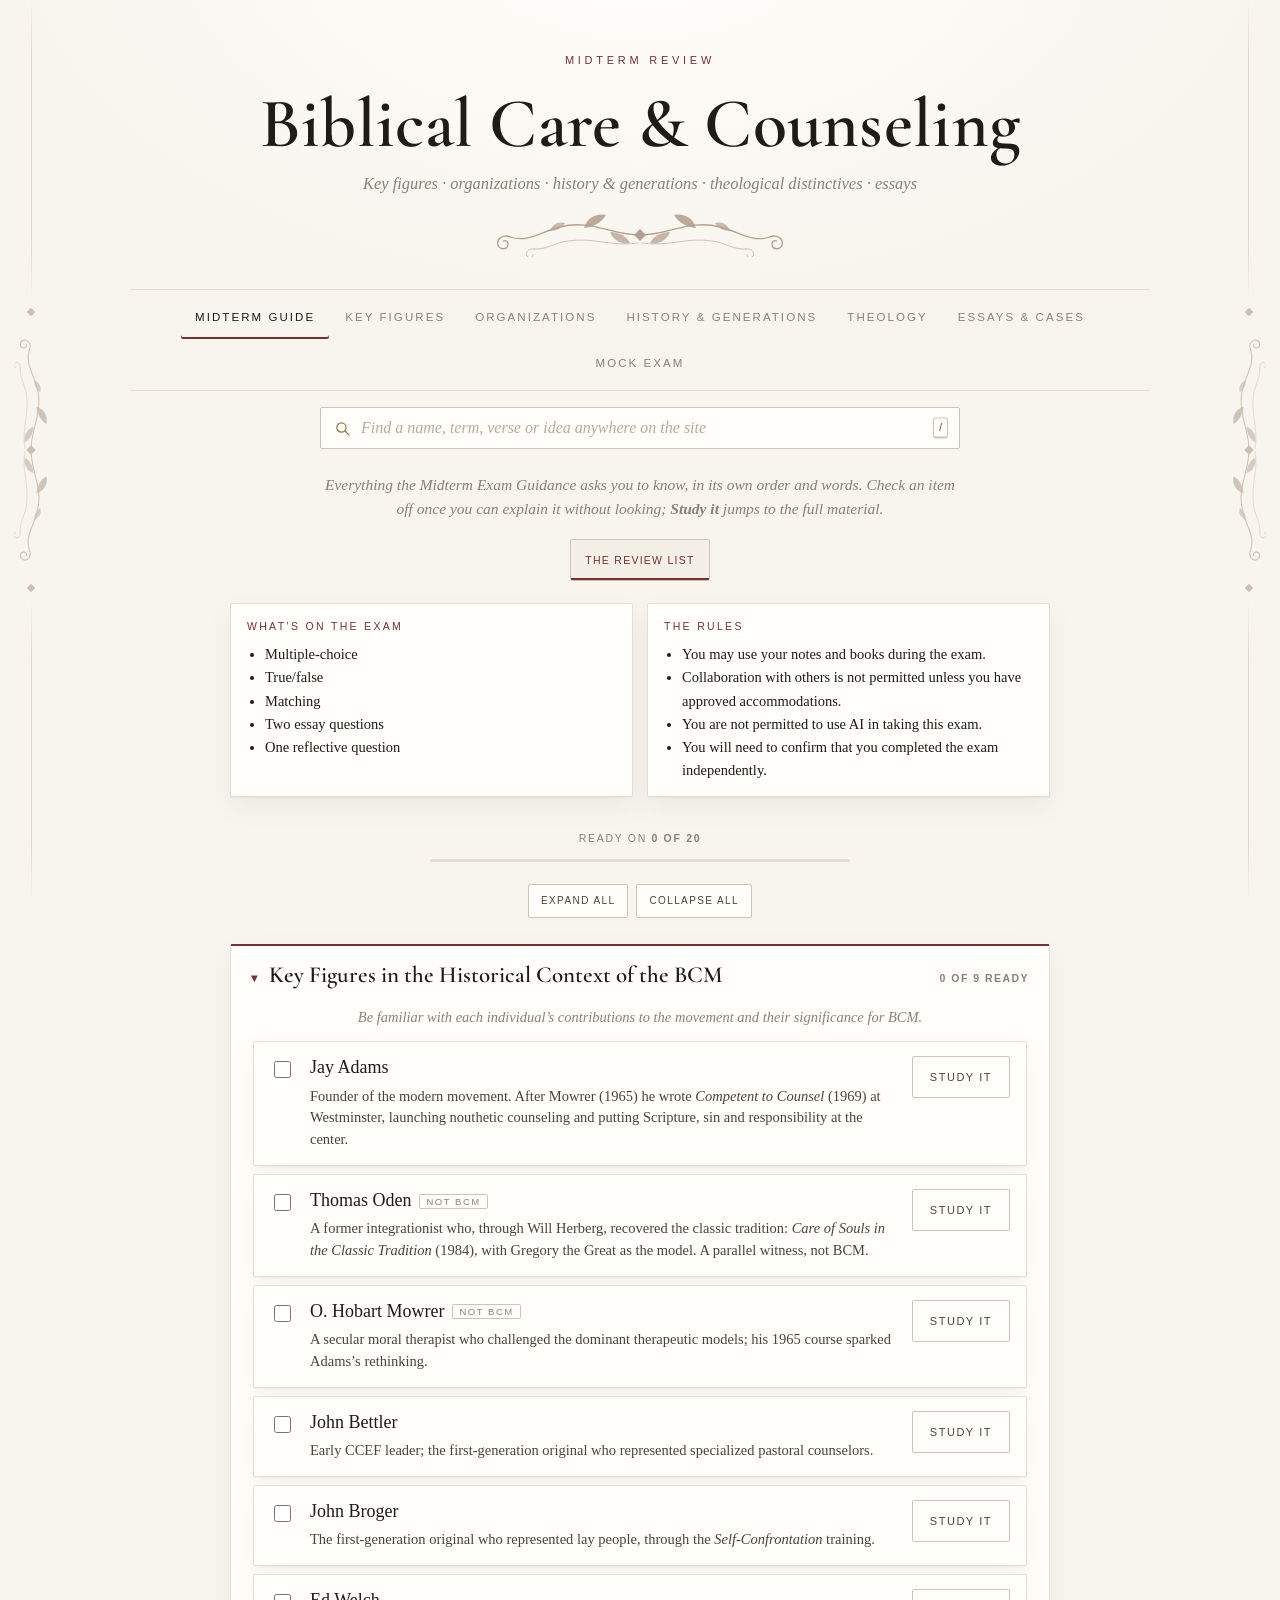
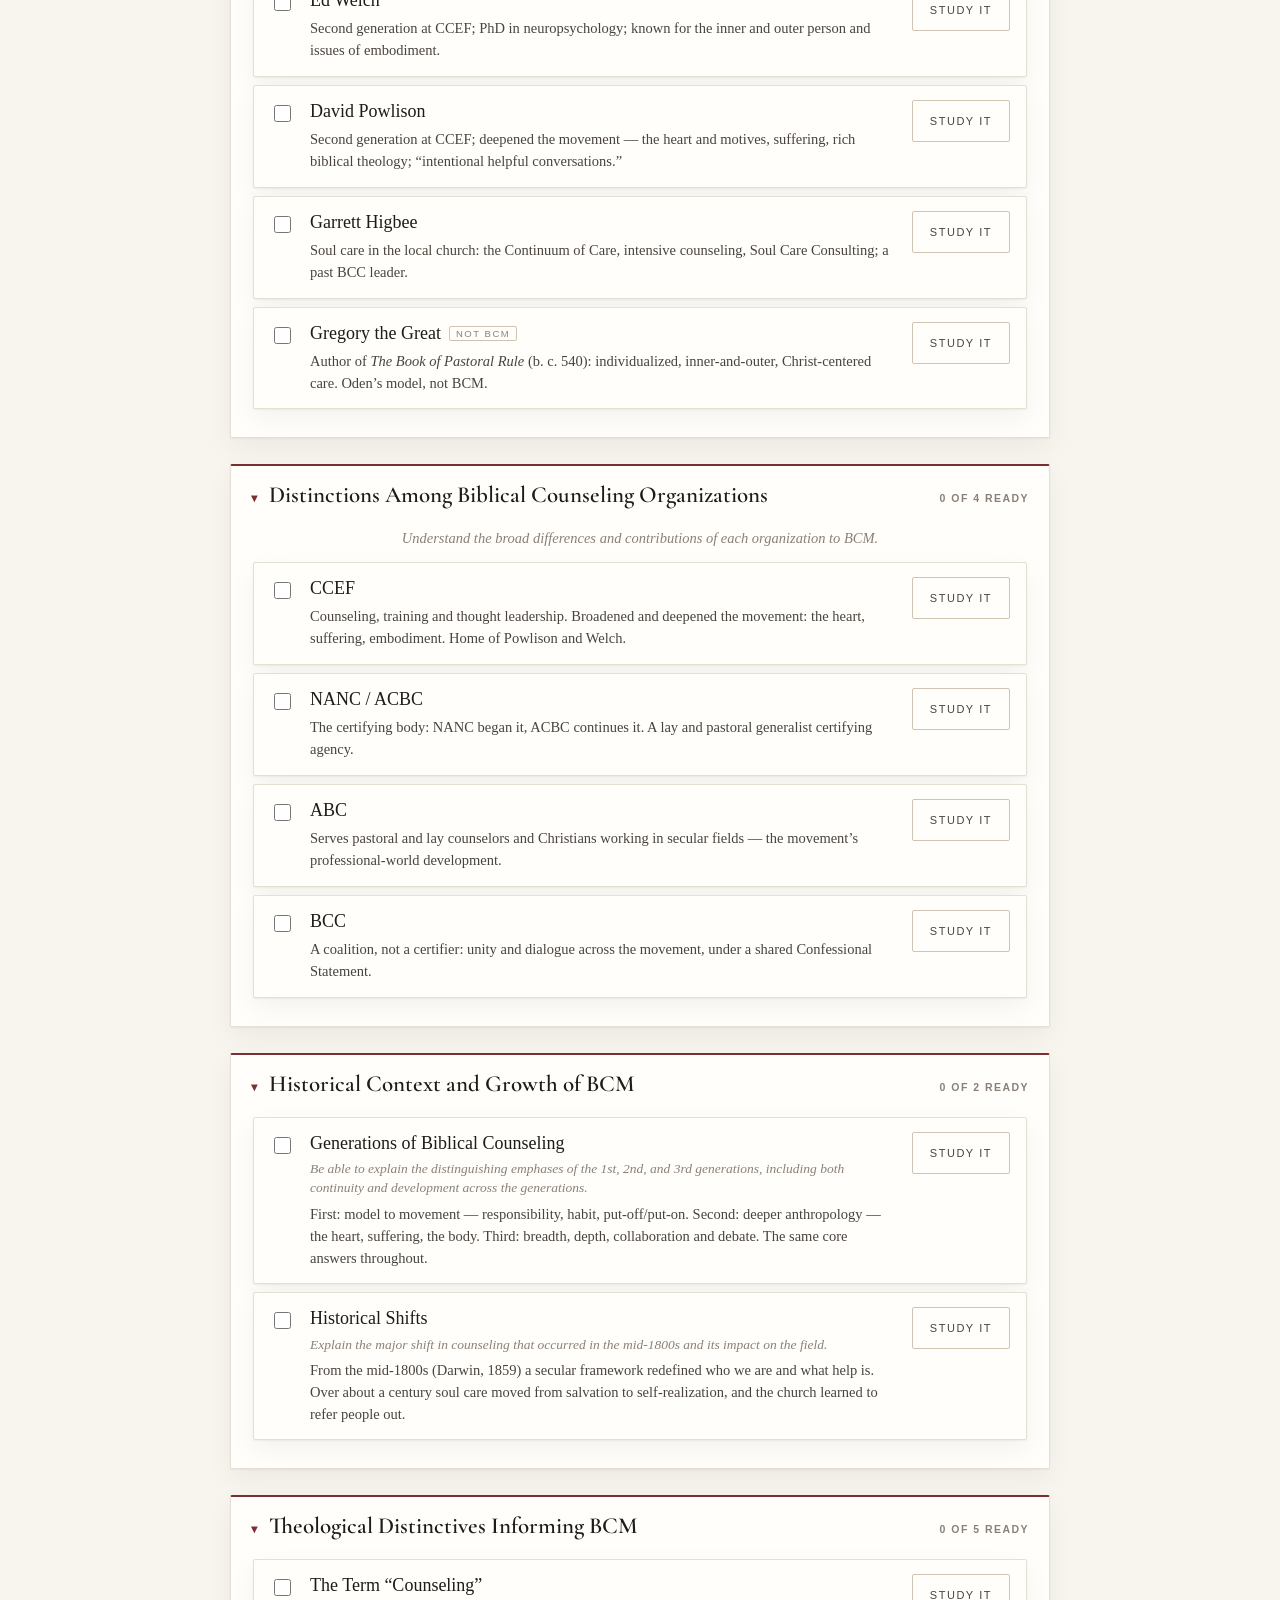
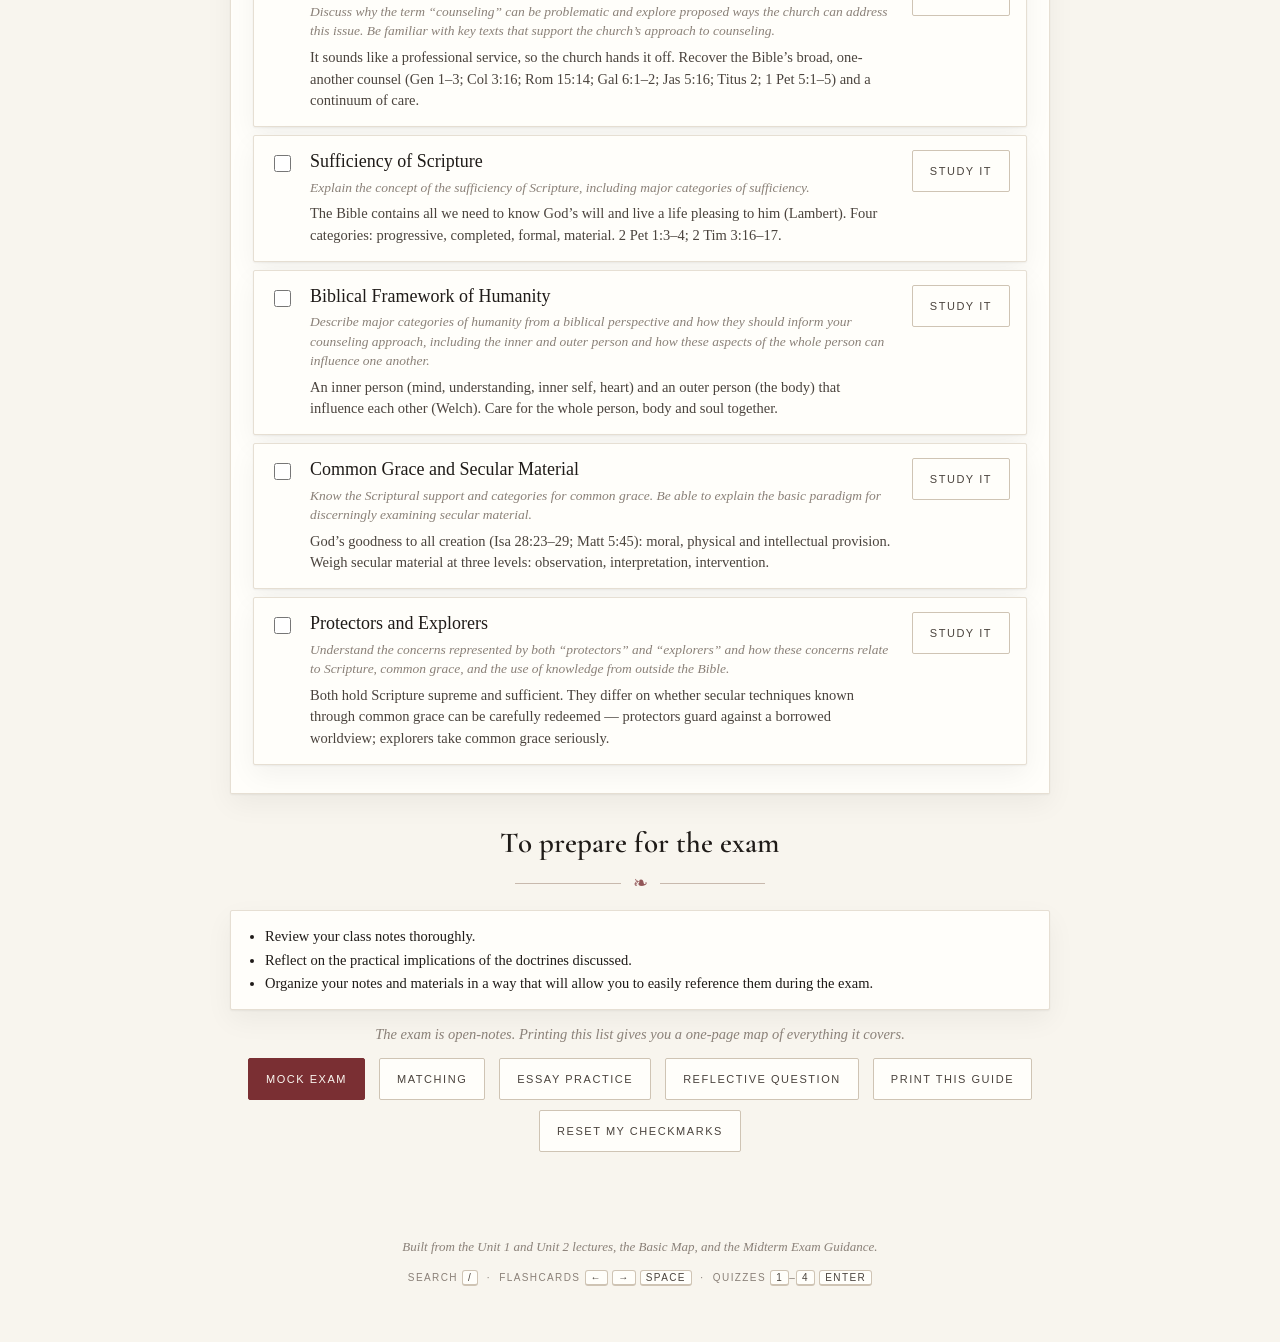
<file: index.html>
<!doctype html>
<html lang="en">
<head>
<meta charset="utf-8">
<meta name="viewport" content="width=device-width, initial-scale=1">
<title>Biblical Care &amp; Counseling &mdash; Midterm Review</title>
<meta name="description" content="Midterm review for Biblical Care and Counseling: key figures, organizations, the history and generations of the biblical counseling movement, and the theological distinctives. Charts, flashcards, matching, quizzes and essay outlines.">
<meta name="theme-color" content="#f8f5ee">
<link rel="preconnect" href="https://fonts.googleapis.com">
<link rel="preconnect" href="https://fonts.gstatic.com" crossorigin>
<link href="https://fonts.googleapis.com/css2?family=Cormorant+Garamond:ital,wght@0,500;0,600;1,500&display=swap" rel="stylesheet">
<link rel="icon" type="image/png" href="icon.png">
<link rel="apple-touch-icon" href="icon.png">
<meta property="og:type" content="website">
<meta property="og:site_name" content="Biblical Care &amp; Counseling &mdash; Midterm Review">
<meta property="og:url" content="https://daniel-projectt.github.io/bcc-midterm/">
<meta property="og:title" content="Biblical Care &amp; Counseling &mdash; Midterm Review">
<meta property="og:description" content="Key figures, organizations, history and generations, theological distinctives, essay outlines. Charts, flashcards, match and quizzes.">
<meta property="og:image" content="https://daniel-projectt.github.io/bcc-midterm/preview.png">
<meta property="og:image:width" content="1200">
<meta property="og:image:height" content="630">
<meta name="twitter:card" content="summary_large_image">
<style>
:root{
  --bg:#f5f1e8;
  --surface:#fffdf7;
  --surface-2:#faf6ec;
  --ink:#1d1b17;
  --ink-soft:#4b463d;
  --muted:#8c8475;
  --line:#e2dac8;
  --line-strong:#cabfa8;
  --gold:#9a7a44;
  --gold-soft:#c6a469;
  --ok:#3c6a51;
  --ok-bg:#e8f0ea;
  --bad:#9c3a2d;
  --bad-bg:#f8e7e4;
  --shadow:0 1px 2px rgba(29,27,23,.05), 0 10px 28px rgba(29,27,23,.05);
  --serif:"Palatino Linotype","Book Antiqua",Palatino,Cambria,"Times New Roman",serif;
  --greek:"Palatino Linotype",Cambria,"Times New Roman","Gentium Plus",serif;
  --sans:Optima,Candara,"Segoe UI",-apple-system,BlinkMacSystemFont,"Helvetica Neue",Arial,sans-serif;
}
*,*::before,*::after{box-sizing:border-box}
html{-webkit-text-size-adjust:100%}
body{
  margin:0;
  font-family:var(--serif);
  font-size:17px;line-height:1.6;
  color:var(--ink);
  background-color:var(--bg);
  background-image:radial-gradient(900px 520px at 50% -8%,#fffdf7 0%,rgba(255,253,247,0) 72%);
  background-attachment:fixed;
  -webkit-font-smoothing:antialiased;
}
.wrap{max-width:1060px;margin:0 auto;padding:0 20px;position:relative;z-index:1}
.gk{font-family:var(--greek)}

/* ---------- engraved side rails ---------- */
/* Slim by default (phones): a ruled margin with one diamond.
   Wider screens grow it into the flourish from the masthead, turned on its side. */
.rail{position:fixed;top:0;bottom:0;width:22px;display:none;flex-direction:column;align-items:center;justify-content:center;color:var(--gold-soft);pointer-events:none;z-index:0}
.rail.left{left:0}
.rail.right{right:0;transform:scaleX(-1)}
.rail .stem{flex:1 1 auto;width:1px;min-height:24px;background:linear-gradient(to bottom,transparent,currentColor 20%,currentColor 80%,transparent);opacity:.42}
.rail .bead{flex:0 0 auto;width:6px;height:6px;background:currentColor;transform:rotate(45deg);opacity:.7;margin:10px 0}
.rail .vine{display:none;flex:0 1 auto;width:34px;height:250px;min-height:120px;opacity:.7}
.rail .bead.bot{display:none}
@media (min-height:520px){ .rail{display:flex} }
@media (min-width:1180px) and (min-height:560px){
  .rail{width:62px}
  .rail .vine,.rail .bead.bot{display:block}
  .rail .vine{margin:0}
  .rail .vine{flex:0 1 auto}
}
@media (min-width:1380px){ .rail{width:84px} .rail .vine{width:46px;height:330px} }
@media (min-width:1600px){ .rail{width:104px} .rail .vine{width:56px;height:410px} }

/* ---------- masthead ---------- */
header{text-align:center;padding-block:44px 4px}
.eyebrow{font-family:var(--sans);font-size:11px;letter-spacing:.3em;text-transform:uppercase;color:var(--gold);margin:0 0 16px}
h1{font-weight:400;font-size:clamp(32px,6.2vw,54px);line-height:1.08;margin:0;letter-spacing:.005em}
.sub{margin:12px 0 0;color:var(--muted);font-style:italic;font-size:16px}
.orn{color:var(--gold-soft);display:block;margin:16px auto 0;width:min(320px,82%);height:auto}
.h2{font-weight:400;font-size:23px;text-align:center;margin:36px 0 6px;letter-spacing:.01em}
.h2 + .lead{margin-top:0}
.lead{text-align:center;font-style:italic;color:var(--muted);font-size:15px;max-width:640px;margin:0 auto 18px;line-height:1.55}
.divider{display:flex;align-items:center;gap:12px;justify-content:center;color:var(--gold-soft);margin:6px auto 18px;max-width:220px}
.divider::before,.divider::after{content:"";flex:1;height:1px;background:currentColor;opacity:.6}
.divider span{font-size:8px}

/* ---------- topics + modes ---------- */
.topics{display:flex;flex-wrap:wrap;justify-content:center;gap:2px;margin:26px 0 0;border-top:1px solid var(--line);border-bottom:1px solid var(--line);padding:5px 0}
.topic-btn{font-family:var(--sans);font-size:11.5px;letter-spacing:.18em;text-transform:uppercase;padding:13px 18px;background:none;border:0;color:var(--muted);cursor:pointer;border-radius:2px;transition:color .18s,box-shadow .18s;min-height:44px}
.topic-btn:hover{color:var(--ink)}
.topic-btn[aria-selected="true"]{color:var(--ink);box-shadow:inset 0 -2px 0 var(--gold)}
.intro{text-align:center;font-style:italic;color:var(--muted);margin:24px auto 0;max-width:640px;font-size:15.5px;line-height:1.55}
.modes{display:flex;justify-content:center;margin:18px 0 22px}
.hint{text-align:center;font-family:var(--sans);font-size:11px;letter-spacing:.08em;color:var(--muted);margin:-6px 0 18px;line-height:1.6}
.topic[hidden],.panel[hidden]{display:none}

/* ---------- generic controls ---------- */
.toolbar{display:flex;flex-wrap:wrap;gap:10px 14px;align-items:center;justify-content:center;margin:0 0 22px}
.toolbar.tight{margin:14px 0 0}
.btn{font-family:var(--sans);font-size:11px;letter-spacing:.14em;text-transform:uppercase;padding:11px 17px;min-height:42px;background:var(--surface);border:1px solid var(--line-strong);border-radius:2px;color:var(--ink-soft);cursor:pointer;transition:.18s}
.btn:hover{border-color:var(--gold);color:var(--gold)}
.btn.primary{background:var(--ink);border-color:var(--ink);color:#f7f3ea}
.btn.primary:hover{background:var(--gold);border-color:var(--gold);color:#fffdf7}
.btn:disabled{opacity:.4;cursor:not-allowed}
.seg{display:inline-flex;flex-wrap:wrap;border:1px solid var(--line-strong);border-radius:2px;overflow:hidden;background:var(--surface)}
.seg button{font-family:var(--sans);font-size:10.5px;letter-spacing:.12em;text-transform:uppercase;padding:10px 14px;min-height:40px;background:none;border:0;border-right:1px solid var(--line);color:var(--muted);cursor:pointer;transition:.18s}
.seg button:last-child{border-right:0}
.seg button[aria-pressed="true"]{background:var(--surface-2);color:var(--gold);box-shadow:inset 0 -2px 0 var(--gold)}
.seg button:hover{color:var(--ink)}
.label{font-family:var(--sans);font-size:10.5px;letter-spacing:.16em;text-transform:uppercase;color:var(--muted)}
button:focus-visible,.tile:focus-visible,.answer:focus-visible{outline:2px solid var(--gold);outline-offset:2px}
.spk{background:none;border:0;color:var(--line-strong);cursor:pointer;padding:6px;line-height:0;border-radius:50%;transition:.18s;vertical-align:middle}
.spk:hover{color:var(--gold);background:var(--surface-2)}

/* ---------- engraved bits ---------- */
.engraved{color:#fffdf5;-webkit-text-stroke:.6px rgba(150,118,64,.7);text-shadow:-1px -1px 0 #fff,2px 3px 5px rgba(96,78,48,.28)}
.card-corners{position:relative}
.card-corners .c{position:absolute;width:42px;height:42px;color:var(--gold-soft);opacity:.85;pointer-events:none}
.c.tl{top:6px;left:6px}.c.tr{top:6px;right:6px;transform:scaleX(-1)}.c.bl{bottom:6px;left:6px;transform:scaleY(-1)}.c.br{bottom:6px;right:6px;transform:scale(-1)}

/* ---------- review grid ---------- */
.grid{display:grid;grid-template-columns:repeat(auto-fill,minmax(184px,1fr));gap:14px}
.card{position:relative;background:var(--surface);border:1px solid var(--line);border-radius:3px;padding:20px 14px 16px;text-align:center;box-shadow:var(--shadow)}
.card.masked{cursor:pointer}
.card .num{position:absolute;top:9px;left:12px;font-family:var(--sans);font-size:10px;letter-spacing:.12em;color:var(--muted)}
.card .spk{position:absolute;top:5px;right:6px}
.glyphs{font-family:var(--greek);font-size:46px;line-height:1.15;letter-spacing:.04em}
.glyphs .lo,.lo{color:var(--gold)}
.name{font-family:var(--sans);font-size:11.5px;letter-spacing:.2em;text-transform:uppercase;margin-top:10px}
.tr{font-family:var(--sans);font-size:10.5px;letter-spacing:.1em;color:var(--muted);margin-top:3px}
.sound{font-style:italic;font-size:14.5px;color:var(--ink-soft);margin-top:7px;line-height:1.4}
.veil{filter:blur(9px);transition:filter .25s;user-select:none}
.veil.shown{filter:none}
.note{text-align:center;font-style:italic;color:var(--muted);font-size:14.5px;margin:22px auto 0;max-width:640px;line-height:1.55}

/* ---------- flashcards ---------- */
.flashWrap{max-width:470px;margin:0 auto}
.flash{perspective:1400px;height:350px;cursor:pointer}
.flashInner{position:relative;width:100%;height:100%;transition:transform .55s cubic-bezier(.4,.1,.2,1);transform-style:preserve-3d}
.flash.flipped .flashInner{transform:rotateY(180deg)}
.flash.noanim .flashInner{transition:none}   /* snap back to the front, so the next card's back never shows mid-turn */
.face{position:absolute;inset:0;backface-visibility:hidden;-webkit-backface-visibility:hidden;background:var(--surface);border:1px solid var(--line);border-radius:4px;box-shadow:var(--shadow);display:flex;flex-direction:column;align-items:center;justify-content:center;padding:28px 34px;overflow:auto;text-align:center}
.face.back{transform:rotateY(180deg);background:var(--surface-2)}
.face .big{font-family:var(--greek);font-size:clamp(66px,15vw,104px);line-height:1;letter-spacing:.03em}
.face .mid{font-family:var(--sans);font-size:clamp(22px,5.5vw,34px);letter-spacing:.14em;text-transform:uppercase}
.face .hint{font-family:var(--sans);font-size:10px;letter-spacing:.22em;text-transform:uppercase;color:var(--muted);margin:16px 0 0}
.face .bname{font-family:var(--sans);font-size:12.5px;letter-spacing:.22em;text-transform:uppercase;margin-top:12px}
.face .btr{font-family:var(--sans);font-size:10.5px;letter-spacing:.1em;color:var(--muted);margin-top:5px}
.face .bsound{font-style:italic;font-size:15px;margin-top:9px;color:var(--ink-soft);line-height:1.45}
.face .forms{font-family:var(--greek);font-size:21px;margin-top:10px;color:var(--gold);line-height:1.4}
.progress{height:2px;background:var(--line);margin:18px 0 10px;border-radius:2px;overflow:hidden}
.progress i{display:block;height:100%;background:var(--gold);transition:width .3s}
.counter{text-align:center;font-family:var(--sans);font-size:10.5px;letter-spacing:.18em;color:var(--muted);text-transform:uppercase;margin:0}

/* ---------- match ---------- */
.matchGrid{display:grid;grid-template-columns:1fr 1fr;gap:20px 26px;align-items:start}
.col h3{font-family:var(--sans);font-size:10.5px;letter-spacing:.2em;text-transform:uppercase;color:var(--muted);font-weight:400;margin:0 0 12px;text-align:center}
.tiles{display:grid;grid-template-columns:repeat(auto-fill,minmax(66px,1fr));gap:9px}
.tile{aspect-ratio:1;display:grid;place-items:center;font-family:var(--greek);font-size:31px;background:var(--surface);border:1px solid var(--line);border-radius:3px;cursor:pointer;color:var(--ink);transition:.16s;box-shadow:var(--shadow)}
.tile:hover{border-color:var(--gold-soft)}
.tiles.wide{grid-template-columns:repeat(auto-fill,minmax(126px,1fr))}
.tiles.wide .tile{aspect-ratio:auto;min-height:58px;padding:10px 8px;font-family:var(--sans);font-size:11.5px;letter-spacing:.14em;text-transform:uppercase;text-align:center;line-height:1.35}
.tiles.wide.sound .tile{font-family:var(--serif);font-size:14px;letter-spacing:0;text-transform:none;font-style:italic}
.tile.sel{border-color:var(--gold);box-shadow:0 0 0 2px rgba(154,122,68,.22)}
.tile.done{opacity:.3;pointer-events:none;border-style:dashed;color:var(--ok);border-color:var(--ok)}
.tile.bad{animation:shake .36s;border-color:var(--bad);color:var(--bad);background:var(--bad-bg)}
@keyframes shake{0%,100%{transform:translateX(0)}20%{transform:translateX(-5px)}40%{transform:translateX(5px)}60%{transform:translateX(-3px)}80%{transform:translateX(3px)}}
.scoreline{text-align:center;font-family:var(--sans);font-size:11px;letter-spacing:.16em;text-transform:uppercase;color:var(--muted);margin:0 0 18px}
.scoreline b{color:var(--ink);font-weight:400}
.banner{text-align:center;background:var(--ok-bg);border:1px solid #cbdcd0;color:var(--ok);border-radius:3px;padding:14px;margin:0 0 20px;font-style:italic}

/* ---------- quiz / practice ---------- */
.quizWrap{max-width:680px;margin:0 auto}
.dots{display:flex;flex-wrap:wrap;gap:6px;justify-content:center;margin-bottom:24px}
.dots i{width:7px;height:7px;border-radius:50%;background:var(--line-strong);transition:.2s}
.dots i.on{background:var(--gold);transform:scale(1.35)}
.dots i.ok{background:var(--ok)}
.dots i.no{background:var(--bad)}
.qcard{background:var(--surface);border:1px solid var(--line);border-radius:4px;box-shadow:var(--shadow);padding:34px 30px 30px}
.qnum{font-family:var(--sans);font-size:10px;letter-spacing:.24em;text-transform:uppercase;color:var(--gold);text-align:center}
.qtext{text-align:center;font-size:20px;margin:12px auto 0;line-height:1.45;max-width:520px}
.qglyph{font-family:var(--greek);text-align:center;font-size:82px;line-height:1.15;margin:12px 0 0;letter-spacing:.04em}
.qglyph.word{font-size:58px}
.qglyph.ink{color:var(--ink)}
.meaning{text-align:center;font-style:italic;color:var(--muted);margin:4px 0 16px}
.opts{display:grid;grid-template-columns:1fr 1fr;gap:11px;margin-top:24px}
.opt{position:relative;font-family:var(--serif);font-size:16.5px;background:var(--surface-2);border:1px solid var(--line);border-radius:3px;padding:16px 14px 14px;min-height:54px;cursor:pointer;color:var(--ink);transition:.16s;text-align:center;line-height:1.35}
.opt:hover:not(:disabled){border-color:var(--gold-soft);background:#fff}
.opt.glyph{font-family:var(--greek);font-size:36px;line-height:1.25;padding:14px 10px}
.opt .k{position:absolute;top:6px;left:9px;font-family:var(--sans);font-size:9.5px;letter-spacing:.1em;color:var(--muted);font-style:normal}
.opt.correct{background:var(--ok-bg);border-color:var(--ok);color:var(--ok)}
.opt.wrong{background:var(--bad-bg);border-color:var(--bad);color:var(--bad)}
.opt:disabled{cursor:default}
.feedback{text-align:center;margin-top:20px;font-style:italic;color:var(--ink-soft);min-height:26px;line-height:1.5}
.qfoot{display:flex;justify-content:center;margin-top:16px}
.answer{display:block;width:100%;font-family:var(--greek);font-size:24px;padding:12px 14px;border:1px solid var(--line-strong);border-radius:3px;background:#fff;text-align:center;color:var(--ink)}
.answer::placeholder{font-family:var(--serif);font-style:italic;font-size:16px;color:#b5ad9c}
.answer.ok{border-color:var(--ok);background:var(--ok-bg)}
.answer.bad{border-color:var(--bad);background:var(--bad-bg)}
.keys{display:flex;gap:8px;justify-content:center;margin-top:12px;flex-wrap:wrap}
.keys .ins{font-family:var(--greek);font-size:18px;text-transform:none;letter-spacing:0;padding:8px 16px}
.rh{margin-top:16px;text-align:left;background:var(--surface-2);border:1px solid var(--line);border-radius:3px;padding:12px 16px}
.rh ul{margin:6px 0 0;padding-left:18px;font-size:14.5px;color:var(--ink-soft)}
.rh li{margin:4px 0;line-height:1.45}
.result{text-align:center;background:var(--surface);border:1px solid var(--line);border-radius:4px;box-shadow:var(--shadow);padding:40px 26px 34px}
.result .big{font-size:60px;line-height:1;color:var(--gold)}
.result .rsub{font-family:var(--sans);font-size:11px;letter-spacing:.2em;text-transform:uppercase;color:var(--muted);margin-top:12px}
.result .verdict{font-style:italic;color:var(--ink-soft);margin-top:14px}
.misslist{margin:26px auto 0;max-width:470px;text-align:left;border-top:1px solid var(--line)}
.misslist > div{display:flex;gap:14px;align-items:baseline;padding:10px 2px;border-bottom:1px solid var(--line)}
.misslist .g{font-family:var(--greek);font-size:24px;min-width:74px;letter-spacing:.03em}
.misslist .t{font-size:14.5px;color:var(--ink-soft);font-style:italic;line-height:1.45}
.misslist .t b{font-family:var(--sans);font-size:11px;letter-spacing:.16em;text-transform:uppercase;font-weight:400;color:var(--ink);display:block;font-style:normal}

/* ---------- tables, rule cards, chips ---------- */
.tblwrap{overflow-x:auto;margin:0 -4px;padding:0 4px}
.tbl{width:100%;min-width:560px;border-collapse:collapse;background:var(--surface);border:1px solid var(--line);box-shadow:var(--shadow)}
.tbl th{font-family:var(--sans);font-size:10.5px;letter-spacing:.18em;text-transform:uppercase;color:var(--muted);font-weight:400;padding:12px 12px;border-bottom:1px solid var(--line);text-align:left;white-space:nowrap}
.tbl td{padding:12px;border-bottom:1px solid var(--line);vertical-align:top;font-size:15.5px;line-height:1.5}
.tbl tr:last-child td{border-bottom:0}
.tbl .gk{font-size:27px;line-height:1.2;white-space:nowrap}
.tbl .gk.sm{font-size:21px}
.tbl .gk.forms{white-space:normal;line-height:1.5}
.tbl .gk.forms i{font-style:normal;display:inline-block;min-width:1.9em}
.tbl .it{font-style:italic;color:var(--ink-soft)}
.tbl .mn{font-size:14.5px;color:var(--ink-soft);max-width:300px}
.tbl .kw{font-family:var(--sans);font-size:12px;letter-spacing:.06em;color:var(--gold)}
.tbl .cs{font-family:var(--sans);font-size:11.5px;letter-spacing:.18em;text-transform:uppercase;white-space:nowrap}
.rules{display:grid;grid-template-columns:repeat(auto-fit,minmax(270px,1fr));gap:14px}
.rule{background:var(--surface);border:1px solid var(--line);border-radius:3px;padding:18px 20px;box-shadow:var(--shadow)}
.rule h4{font-family:var(--sans);font-size:10.5px;letter-spacing:.2em;text-transform:uppercase;color:var(--gold);margin:0 0 8px;font-weight:400}
.rule p{margin:0;font-size:15px;line-height:1.5}
.rule .ex{font-style:italic;color:var(--muted);font-size:14.5px;margin-top:6px;line-height:1.55}
.rule .ex .gk{font-style:normal;color:var(--ink);font-size:17px}
.chips{display:flex;flex-wrap:wrap;gap:8px;justify-content:center}
.chip{background:var(--surface);border:1px solid var(--line);border-radius:3px;padding:8px 13px;font-size:14.5px;color:var(--ink-soft);box-shadow:var(--shadow)}
.chip .gk{font-size:21px;color:var(--ink);margin-right:8px}
.chip .tl{font-family:var(--sans);letter-spacing:.06em;color:var(--gold);margin-right:6px}
.chip .gk .lo{color:var(--gold)}

/* ---------- vocabulary ---------- */
.tbl .rk{font-family:var(--sans);font-size:10.5px;letter-spacing:.12em;color:var(--muted);width:1%;padding-top:17px}
.tbl.vocab .kw,.tbl.vocab .it,.tbl.vocab .mn{padding-top:16px}
#vListSeg button{min-width:42px}
.tbl tr.masked{cursor:pointer}
.face .big.vword{font-size:clamp(42px,10.5vw,66px);line-height:1.15}
.face .mid.vmean{font-size:clamp(19px,4.6vw,27px);line-height:1.35}
.face .bname.vgloss{font-size:14px;line-height:1.5}
.tiles.words,.tiles.glosses,.tiles.translits{grid-template-columns:repeat(auto-fill,minmax(128px,1fr))}
.tiles.words .tile,.tiles.glosses .tile,.tiles.translits .tile{aspect-ratio:auto;min-height:60px;padding:10px 8px;text-align:center;line-height:1.3}
.tiles.words .tile{font-family:var(--greek);font-size:23px}
.tiles.glosses .tile{font-family:var(--serif);font-size:14.5px;font-style:italic}
.tiles.translits .tile{font-family:var(--sans);font-size:14px;letter-spacing:.06em}

footer{text-align:center;padding:46px 20px 56px;color:var(--muted);font-size:13px;font-style:italic}
footer .keys{font-family:var(--sans);font-size:10px;letter-spacing:.14em;text-transform:uppercase;font-style:normal;margin-top:12px;color:var(--muted);display:block}
kbd{font-family:var(--sans);font-size:10px;border:1px solid var(--line-strong);border-bottom-width:2px;border-radius:3px;padding:1px 5px;background:var(--surface);color:var(--ink-soft)}

/* below this width the page fills the screen, so make room for the rails */
@media (max-width:1100px){ .wrap{padding:0 34px} }
@media (max-width:640px){
  body{font-size:16px}
  .matchGrid{grid-template-columns:1fr;gap:26px}
  .opts{grid-template-columns:1fr}
  .grid{grid-template-columns:repeat(auto-fill,minmax(146px,1fr))}
  .flash{height:330px}
  .qcard{padding:30px 18px 24px}
  .card-corners .c{width:32px;height:32px}
  .topic-btn{padding:12px 12px;font-size:11px}
}
@media print{
  body{background:#fff;background-image:none}
  .topics,.modes,.toolbar,.spk,footer,.orn,.hint,.intro,.rail{display:none!important}
  .wrap{padding:0}
  .card{break-inside:avoid;box-shadow:none}
  .grid{grid-template-columns:repeat(4,1fr);gap:8px}
  .veil{filter:none!important}
  header{padding-block:0 10px}
}

/* ================= additions for the midterm review ================= */
.topic-btn{padding:13px 14px}
.filters{display:flex;flex-wrap:wrap;gap:10px 14px;align-items:center;justify-content:center;margin:0 0 20px}
.count{font-family:var(--sans);font-size:10.5px;letter-spacing:.16em;text-transform:uppercase;color:var(--muted)}

/* people / organization cards */
.pgrid{display:grid;grid-template-columns:repeat(auto-fill,minmax(300px,1fr));gap:16px}
.pcard{position:relative;background:var(--surface);border:1px solid var(--line);border-radius:3px;padding:22px 22px 18px;box-shadow:var(--shadow);display:flex;flex-direction:column}
.pcard.dim{opacity:.55}
.pcard h3{font-family:var(--serif);font-weight:400;font-size:22px;line-height:1.2;margin:0 0 4px;padding-right:56px}
.pcard .yrs{font-family:var(--sans);font-size:10.5px;letter-spacing:.16em;text-transform:uppercase;color:var(--muted)}
.pcard .tag{display:inline-block;font-family:var(--sans);font-size:9.5px;letter-spacing:.16em;text-transform:uppercase;color:var(--gold);border:1px solid var(--gold-soft);border-radius:2px;padding:2px 7px;margin:8px 6px 0 0}
.pcard .tag.no{color:var(--muted);border-color:var(--line-strong)}
.pcard .star{position:absolute;top:14px;right:14px;font-family:var(--sans);font-size:9.5px;letter-spacing:.14em;text-transform:uppercase;color:var(--gold)}
.pcard ul{margin:12px 0 0;padding-left:18px;font-size:14.5px;line-height:1.5;color:var(--ink-soft)}
.pcard li{margin:4px 0}
.pcard .why{margin-top:12px;padding:10px 0 0;border-top:1px solid var(--line);font-style:italic;font-size:14px;color:var(--ink);line-height:1.5}
.pcard .why b{font-family:var(--sans);font-style:normal;font-weight:400;font-size:10px;letter-spacing:.18em;text-transform:uppercase;color:var(--gold);display:block;margin-bottom:3px}
.pcard .q{margin-top:10px;font-size:13.5px;line-height:1.5;color:var(--ink-soft);border-left:2px solid var(--gold-soft);padding-left:12px}
.pcard .q small{display:block;font-family:var(--sans);font-size:10px;letter-spacing:.1em;color:var(--muted);margin-top:3px;font-style:normal}

/* comparison + generations tables */
.tbl td.head{font-family:var(--sans);font-size:11.5px;letter-spacing:.16em;text-transform:uppercase;color:var(--gold);white-space:nowrap;vertical-align:top}
.tbl td ul{margin:0;padding-left:16px}
.tbl td li{margin:3px 0}
.tbl .sm{font-size:14px}

/* timeline */
.tl{position:relative;margin:0 auto;max-width:760px;padding-left:8px}
.tl::before{content:"";position:absolute;left:96px;top:6px;bottom:6px;width:1px;background:var(--gold-soft);opacity:.7}
.tl .ev{display:grid;grid-template-columns:78px 1fr;gap:26px;padding:9px 0;position:relative}
.tl .ev::before{content:"";position:absolute;left:92px;top:19px;width:7px;height:7px;background:var(--gold-soft);transform:rotate(45deg)}
.tl .ev.big::before{background:var(--gold);width:9px;height:9px;left:91px;top:18px}
.tl .y{font-family:var(--sans);font-size:11.5px;letter-spacing:.1em;color:var(--gold);text-align:right;padding-top:5px;font-variant-numeric:tabular-nums}
.tl .t{font-size:15.5px;line-height:1.45}
.tl .t b{font-weight:400;color:var(--ink)}
.tl .t span{display:block;color:var(--ink-soft);font-size:14px;margin-top:2px}
.tl .era{grid-column:1/-1;font-family:var(--sans);font-size:10.5px;letter-spacing:.2em;text-transform:uppercase;color:var(--muted);margin:14px 0 2px 104px}
@media (max-width:640px){ .tl::before{left:64px} .tl .ev{grid-template-columns:52px 1fr;gap:18px} .tl .ev::before{left:60px} .tl .ev.big::before{left:59px} .tl .era{margin-left:72px} }

/* notes */
.secnav{display:flex;flex-wrap:wrap;gap:6px;justify-content:center;margin:0 0 22px}
.secnav a{font-family:var(--sans);font-size:10.5px;letter-spacing:.14em;text-transform:uppercase;color:var(--muted);text-decoration:none;padding:7px 11px;border:1px solid var(--line);border-radius:2px;background:var(--surface)}
.secnav a:hover{color:var(--gold);border-color:var(--gold-soft)}
.note-sec{max-width:760px;margin:0 auto 34px}
.note-sec h2{font-family:var(--serif);font-weight:400;font-size:24px;text-align:center;margin:0 0 4px}
.note-sec h3{font-family:var(--sans);font-weight:400;font-size:11px;letter-spacing:.2em;text-transform:uppercase;color:var(--gold);margin:22px 0 8px}
.note-sec p{margin:0 0 8px;font-size:15.5px;line-height:1.6}
.note-sec ul,.note-sec ol{margin:4px 0 10px;padding-left:20px;font-size:15px;line-height:1.55;color:var(--ink)}
.note-sec li{margin:4px 0}
.note-sec .ref{font-family:var(--sans);font-size:11px;letter-spacing:.06em;color:var(--gold);white-space:nowrap}
.quote{margin:12px 0;padding:12px 16px;border-left:2px solid var(--gold-soft);background:var(--surface);font-size:14.5px;line-height:1.55;color:var(--ink-soft);font-style:italic}
.quote small{display:block;font-family:var(--sans);font-size:10.5px;letter-spacing:.08em;color:var(--muted);font-style:normal;margin-top:5px}
.boxrow{display:grid;grid-template-columns:1fr 1fr;gap:14px;margin:12px 0}
.box{background:var(--surface);border:1px solid var(--line);border-radius:3px;padding:14px 16px;box-shadow:var(--shadow)}
.box h4{font-family:var(--sans);font-weight:400;font-size:10.5px;letter-spacing:.2em;text-transform:uppercase;color:var(--gold);margin:0 0 8px}
.box ul{margin:0;padding-left:18px;font-size:14.5px}
.exam-tip{background:var(--surface-2);border:1px solid var(--line);border-radius:3px;padding:12px 16px;margin:14px 0;font-size:14.5px;line-height:1.55}
.exam-tip b{font-family:var(--sans);font-weight:400;font-size:10px;letter-spacing:.18em;text-transform:uppercase;color:var(--gold);display:block;margin-bottom:4px}
@media (max-width:640px){ .boxrow{grid-template-columns:1fr} }

/* essays */
details.outline{background:var(--surface);border:1px solid var(--line);border-radius:3px;margin:0 0 12px;box-shadow:var(--shadow)}
details.outline summary{cursor:pointer;padding:16px 20px;font-family:var(--serif);font-size:18.5px;line-height:1.35;list-style:none;display:flex;gap:12px;align-items:baseline}
details.outline summary::-webkit-details-marker{display:none}
details.outline summary::before{content:"\25C6";font-size:8px;color:var(--gold-soft);flex:0 0 auto}
details.outline[open] summary::before{color:var(--gold)}
details.outline .body{padding:0 20px 18px 40px;font-size:15px;line-height:1.55}
details.outline .body h4{font-family:var(--sans);font-weight:400;font-size:10.5px;letter-spacing:.2em;text-transform:uppercase;color:var(--gold);margin:14px 0 6px}
details.outline .body ul{margin:0;padding-left:18px}
.practice{max-width:760px;margin:0 auto}
.practice textarea{width:100%;min-height:260px;font-family:var(--serif);font-size:16px;line-height:1.6;padding:16px 18px;border:1px solid var(--line-strong);border-radius:3px;background:#fff;color:var(--ink);resize:vertical}
.practice textarea:focus{outline:2px solid var(--gold);outline-offset:1px}
.pmeta{display:flex;justify-content:space-between;gap:12px;flex-wrap:wrap;margin:8px 0 0;font-family:var(--sans);font-size:10.5px;letter-spacing:.14em;text-transform:uppercase;color:var(--muted)}
.checks{margin:16px 0 0;display:grid;gap:6px}
.checks label{display:flex;gap:10px;align-items:flex-start;font-size:14.5px;line-height:1.45;cursor:pointer}
.checks input{margin-top:4px;accent-color:var(--gold)}
.checks label.done{color:var(--muted);text-decoration:line-through}
.prompt{font-family:var(--serif);font-size:19px;line-height:1.45;text-align:center;max-width:640px;margin:0 auto 18px}
.casecard{background:var(--surface);border:1px solid var(--line);border-radius:3px;padding:20px 22px;margin:0 0 14px;box-shadow:var(--shadow)}
.casecard h3{font-family:var(--serif);font-weight:400;font-size:21px;margin:0 0 6px}
.casecard .src{font-family:var(--sans);font-size:10.5px;letter-spacing:.16em;text-transform:uppercase;color:var(--muted);margin-bottom:10px}
.casecard p{font-size:15px;line-height:1.55;margin:0 0 8px;color:var(--ink-soft)}
.casecard .asks{margin:8px 0 0;padding-left:18px;font-size:14.5px}
.casecard .angles{margin:12px 0 0;padding:10px 0 0;border-top:1px solid var(--line);font-size:14px;line-height:1.5}
.casecard .angles b{font-family:var(--sans);font-weight:400;font-size:10px;letter-spacing:.18em;text-transform:uppercase;color:var(--gold);display:block;margin-bottom:4px}

/* quiz extras */
.opt.tf{font-family:var(--sans);font-size:12px;letter-spacing:.16em;text-transform:uppercase}
.opts.two{grid-template-columns:1fr 1fr}
.qtag{display:inline-block;font-family:var(--sans);font-size:9.5px;letter-spacing:.16em;text-transform:uppercase;color:var(--gold);border:1px solid var(--gold-soft);border-radius:2px;padding:2px 7px;margin:0 0 8px}
.setup{max-width:560px;margin:0 auto;text-align:center}
.setup .row{margin:12px 0}
.misslist .g{font-family:var(--serif);font-size:15px;min-width:0;flex:1;letter-spacing:0}
.misslist > div{flex-direction:column;gap:4px}
.misslist .t{font-style:normal}

/* text tiles for Match (long descriptions, not glyphs) */
.tiles.text{grid-template-columns:1fr;gap:8px}
.tiles.text .tile{aspect-ratio:auto;display:block;min-height:48px;padding:11px 14px;font-family:var(--serif);font-size:15px;line-height:1.4;text-align:left}
.tiles.text.names .tile{font-size:16.5px}
.flash{height:420px}
.face .bsound{font-size:15px;line-height:1.55}
@media (max-width:640px){ .flash{height:440px} }

/* midterm guide */
.gtop{display:grid;grid-template-columns:1fr 1fr;gap:14px;max-width:820px;margin:0 auto 26px}
.gtop .box ul{margin:0}
.gprog{max-width:820px;margin:0 auto 22px;text-align:center}
.gprog .bar{height:3px;background:var(--line);margin:8px auto 0;max-width:420px;overflow:hidden;border-radius:2px}
.gprog .bar i{display:block;height:100%;background:var(--gold);transition:width .3s}
.gsec{max-width:820px;margin:0 auto 26px}
.gsec h2{font-family:var(--serif);font-weight:400;font-size:22px;text-align:center;margin:0 0 4px}
.gsec .gask{text-align:center;font-style:italic;color:var(--muted);font-size:14.5px;margin:0 auto 12px;max-width:620px;line-height:1.5}
.gitem{display:grid;grid-template-columns:auto 1fr auto;gap:12px 16px;align-items:start;background:var(--surface);border:1px solid var(--line);border-radius:3px;padding:14px 16px;margin:0 0 8px;box-shadow:var(--shadow)}
.gitem input{margin-top:5px;width:17px;height:17px;accent-color:var(--gold);cursor:pointer}
.gitem .gt{font-family:var(--serif);font-size:18px;line-height:1.3}
.gitem .gt .nb{font-family:var(--sans);font-size:9.5px;letter-spacing:.16em;text-transform:uppercase;color:var(--muted);border:1px solid var(--line-strong);border-radius:2px;padding:1px 6px;margin-left:8px;vertical-align:middle}
.gitem .gq{font-size:13.5px;color:var(--muted);font-style:italic;margin-top:4px;line-height:1.45}
.gitem .gs{font-size:14.5px;color:var(--ink-soft);margin-top:6px;line-height:1.5}
.gitem.ok{background:var(--surface-2)}
.gitem.ok .gt{color:var(--muted)}
.gitem .btn{white-space:nowrap}
.flashhit{outline:2px solid var(--gold);outline-offset:3px;transition:outline-color 1.2s}
@media (max-width:640px){ .gtop{grid-template-columns:1fr} .gitem{grid-template-columns:auto 1fr} .gitem .btn{grid-column:2;justify-self:start} }

/* ---------- collapsible sections ---------- */
details.fold{background:var(--surface);border:1px solid var(--line);border-radius:3px;box-shadow:var(--shadow);margin:0 auto 12px;max-width:820px}
details.fold.wide{max-width:none}
details.fold > summary{cursor:pointer;list-style:none;display:flex;align-items:baseline;gap:12px;padding:15px 20px;font-family:var(--serif);font-size:20px;line-height:1.3;border-radius:3px}
details.fold > summary::-webkit-details-marker{display:none}
details.fold > summary::before{content:"\25B8";font-size:12px;color:var(--gold);transition:transform .2s;flex:0 0 auto;display:inline-block;transform:translateY(-2px)}
details.fold[open] > summary::before{transform:rotate(90deg)}
details.fold > summary:hover{background:var(--surface-2)}
details.fold > summary .meta{margin-left:auto;font-family:var(--sans);font-size:10.5px;letter-spacing:.14em;text-transform:uppercase;color:var(--muted);white-space:nowrap}
details.fold > .fold-body{padding:2px 22px 20px}
details.fold > .fold-body .note-sec{margin-bottom:0}
.foldbar{display:flex;justify-content:center;gap:8px;margin:0 0 16px;flex-wrap:wrap}
.btn.sm{padding:7px 12px;min-height:34px;font-size:10px}
.pcard details.more{margin-top:10px;border-top:1px solid var(--line);padding-top:8px}
.pcard details.more > summary{cursor:pointer;list-style:none;font-family:var(--sans);font-size:10.5px;letter-spacing:.16em;text-transform:uppercase;color:var(--gold);padding:4px 0}
.pcard details.more > summary::-webkit-details-marker{display:none}
.pcard details.more > summary::after{content:"  \25BE"}
.pcard details.more[open] > summary::after{content:"  \25B4"}
.pcard .line{margin-top:10px;font-size:14.5px;line-height:1.5;color:var(--ink)}
.pcard details.more ul{margin-top:6px}

/* ---------- pinned tab bar, swipeable on phones ---------- */
.topics{position:sticky;top:0;z-index:20;background:var(--bg)}
@media (max-width:760px){
  .topics{flex-wrap:nowrap;justify-content:flex-start;overflow-x:auto;-webkit-overflow-scrolling:touch;scrollbar-width:none;padding:3px 0}
  .topics::-webkit-scrollbar{display:none}
  .topic-btn{flex:0 0 auto;white-space:nowrap;padding:12px 12px}
}

/* jump targets stop just below the pinned tab bar */
.pcard,details.fold,details.outline,.gitem,.rule,.tl .ev,.tblwrap,.findrow{scroll-margin-top:76px}

/* ---------- back to top ---------- */
.totop{position:fixed;right:18px;bottom:18px;z-index:30;width:46px;height:46px;border-radius:50%;border:1px solid var(--line-strong);background:var(--surface);color:var(--gold);box-shadow:0 6px 18px rgba(29,27,23,.12);cursor:pointer;font-size:17px;line-height:1;display:grid;place-items:center;opacity:0;pointer-events:none;transition:opacity .2s}
.totop.show{opacity:1;pointer-events:auto}
.totop:hover{border-color:var(--gold)}

/* ---------- search ---------- */
.findrow{max-width:640px;margin:16px auto 0;position:relative}
.findrow input{width:100%;font-family:var(--serif);font-size:16px;padding:11px 44px 11px 40px;border:1px solid var(--line-strong);border-radius:3px;color:var(--ink);
  background:var(--surface) url("data:image/svg+xml;charset=utf8,%3Csvg xmlns='http://www.w3.org/2000/svg' viewBox='0 0 24 24' fill='none' stroke='%239a7a44' stroke-width='1.8' stroke-linecap='round'%3E%3Ccircle cx='10.5' cy='10.5' r='6.5'/%3E%3Cpath d='M15.5 15.5 21 21'/%3E%3C/svg%3E") no-repeat 13px center;background-size:17px}
.findrow input::placeholder{font-style:italic;color:#b5ad9c}
.findrow input:focus{outline:2px solid var(--gold);outline-offset:1px}
.findrow kbd{position:absolute;right:12px;top:50%;transform:translateY(-50%)}
.findres{position:absolute;left:0;right:0;top:calc(100% + 4px);z-index:25;background:var(--surface);border:1px solid var(--line-strong);border-radius:3px;box-shadow:0 14px 36px rgba(29,27,23,.16);max-height:min(62vh,540px);overflow:auto;text-align:left}
.findres a{display:block;padding:10px 14px;border-bottom:1px solid var(--line);text-decoration:none;color:var(--ink);cursor:pointer}
.findres a:last-child{border-bottom:0}
.findres a:hover,.findres a.on{background:var(--surface-2)}
.findres .ft{font-family:var(--serif);font-size:15.5px}
.findres .fw{font-family:var(--sans);font-size:9.5px;letter-spacing:.16em;text-transform:uppercase;color:var(--gold);margin-left:8px;white-space:nowrap}
.findres .fs{display:block;font-size:13.5px;color:var(--ink-soft);margin-top:3px;line-height:1.45}
.findres mark{background:rgba(198,164,105,.38);color:inherit;padding:0 1px;border-radius:1px}
.findres .none{padding:14px;color:var(--muted);font-style:italic;font-size:14px}
.findres .more{padding:9px 14px;font-family:var(--sans);font-size:10.5px;letter-spacing:.14em;text-transform:uppercase;color:var(--muted)}
@media (max-width:640px){ .findrow kbd{display:none} .findrow input{padding-right:14px} }

@media print{
  .findrow,.totop,.foldbar{display:none!important}
  details.fold{box-shadow:none;break-inside:avoid}
  .topics{position:static}
  .secnav,.filters,.practice textarea,.gitem .btn,.gitem input,.gprog .bar{display:none!important}
  details.outline{break-inside:avoid} details.outline .body{display:block}
  .gitem{grid-template-columns:1fr;box-shadow:none;break-inside:avoid;padding:8px 10px}
  .gitem.ok{background:none}
}

/* ================= edition theme: cream paper, charcoal ink, oxblood accents =================
   Loaded after the Greek base, so it only overrides. Ornaments go warm taupe;
   oxblood is reserved for labels, active states, rules and buttons.               */
:root{
  --bg:#f8f5ee;
  --surface:#fffefa;
  --surface-2:#f5f0e7;
  --ink:#1f1b18;
  --ink-soft:#4a433d;
  --muted:#8a8078;
  --line:#e6dfd3;
  --line-strong:#cfc4b4;
  --gold:#7a2f33;
  --gold-soft:#a99282;
  --display:"Cormorant Garamond","Palatino Linotype",Palatino,Georgia,serif;
}
body{background-image:radial-gradient(900px 520px at 50% -8%,#fffefb 0%,rgba(255,254,251,0) 72%)}

/* masthead */
header{padding-block:52px 6px}
.eyebrow{letter-spacing:.34em;margin-bottom:18px}
h1{font-family:var(--display);font-weight:600;font-size:clamp(42px,7.4vw,70px);line-height:1.02;letter-spacing:.004em}
.sub{font-size:16.5px;margin-top:12px}
.orn{opacity:.85}

/* headings in the display face */
.h2,.note-sec h2,.gsec h2,.pcard h3,.casecard h3,details.fold > summary,details.outline summary,.prompt,.qtext,.result h3{font-family:var(--display)}
.h2,.note-sec h2,.gsec h2{font-size:29px;font-weight:600;letter-spacing:.003em}
.pcard h3{font-size:27px;font-weight:600;line-height:1.15}
details.fold > summary{font-size:23px;font-weight:600}
details.outline summary{font-size:20.5px;font-weight:600}
.qtext{font-size:clamp(21px,3vw,25px);font-weight:500;line-height:1.4}
.prompt{font-size:23px;font-weight:500}
.note-sec h3,.box h4,.exam-tip b,.pcard .why b,.casecard .angles b,details.outline .body h4{letter-spacing:.22em}

/* dividers: a hedera between two hairlines */
.divider{max-width:250px;margin-top:8px}
.divider span{font-size:0;line-height:0}
.divider span::before{content:"\2767";font-size:18px;line-height:1;color:var(--gold);opacity:.8}

/* a fine oxblood rule across the top of cards, like a bookplate */
.pcard,.qcard,.result,.face,details.fold{border-top:2px solid var(--gold)}
.pcard,.qcard,.result,details.fold,details.outline,.casecard,.box,.rule,.gitem{border-radius:2px}
.pcard .tag{border-color:rgba(122,47,51,.35)}
.pcard .tag.no{color:var(--muted);border-color:var(--line-strong)}
.qtag{border-color:rgba(122,47,51,.35)}
.pcard .q,.quote{border-left-color:var(--gold)}

/* controls */
.btn{border-radius:2px}
.btn.primary{background:var(--gold);border-color:var(--gold);color:#fbf7f1}
.btn.primary:hover{background:#5d2226;border-color:#5d2226;color:#fff}
.seg{border-radius:2px}
.tile.sel{box-shadow:0 0 0 2px rgba(122,47,51,.16)}
.findres mark{background:rgba(122,47,51,.13)}
.findrow input{border-radius:2px}
.dots i.on{background:var(--gold)}
.gprog .bar i,.progress i{background:var(--gold)}

/* ornaments, softer */
.rail .vine{opacity:.55}
.rail .stem{opacity:.32}
.rail .bead{opacity:.55}
.card-corners .c{opacity:.6}
.tl::before{opacity:.55}
</style>
</head>
<body>
<svg width="0" height="0" style="position:absolute;width:0;height:0" aria-hidden="true" focusable="false">
  <symbol id="flourish" viewBox="0 0 320 44">
    <g id="flh" fill="none" stroke="currentColor" stroke-width="1.3" stroke-linecap="round">
      <path d="M160 22 C132 22 110 6 80 14 C60 19 48 30 30 24"/>
      <path d="M30 24 c-7-3-14 2-12 8 c2 5 9 5 10 0 c0.6-3-2-5-4.5-4"/>
      <path d="M158 30 C130 34 114 24 88 28 C74 30 66 37 54 36" stroke-width=".8" opacity=".75"/>
      <path d="M54 36 c-5-1-9 3-7 7 c2 3 6 2 6-1" stroke-width=".8" opacity=".75"/>
      <path d="M104 15 c3-10 12-15 22-13 c-4 7-12 12-22 13z" fill="currentColor" stroke="none" opacity=".9"/>
      <path d="M130 19 c3 8 11 13 20 11 c-3-6-10-11-20-11z" fill="currentColor" stroke="none" opacity=".75"/>
      <path d="M70 18 c2-7 9-10 15-8 c-3 5-8 8-15 8z" fill="currentColor" stroke="none" opacity=".7"/>
    </g>
    <use href="#flh" transform="matrix(-1 0 0 1 320 0)"/>
    <path d="M160 16 l6 6-6 6-6-6z" fill="currentColor"/>
  </symbol>
  <symbol id="corner" viewBox="0 0 60 60">
    <g fill="none" stroke="currentColor" stroke-width="1.2" stroke-linecap="round">
      <path d="M4 58 V26 C4 12 12 4 26 4 H58"/>
      <path d="M12 52 V30 C12 20 20 12 30 12 H52" stroke-width=".7" opacity=".7"/>
      <path d="M26 4 c-9 4-12 15-3 19 c6 3 11-3 8-7 c-2-3-7-1-5 2"/>
    </g>
    <path d="M28 20 c6-3 12-1 14 6 c-6 1-11-1-14-6z" fill="currentColor" opacity=".8"/>
    <path d="M8 8 l4 4-4 4-4-4z" fill="currentColor"/>
  </symbol>
</svg>

<div class="rail left" aria-hidden="true">
  <span class="stem"></span>
  <span class="bead top"></span>
  <svg class="vine" viewBox="0 0 44 320" aria-hidden="true"><g transform="translate(44,0) rotate(90)"><use href="#flourish" width="320" height="44"/></g></svg>
  <span class="bead bot"></span>
  <span class="stem"></span>
</div>
<div class="rail right" aria-hidden="true">
  <span class="stem"></span>
  <span class="bead top"></span>
  <svg class="vine" viewBox="0 0 44 320" aria-hidden="true"><g transform="translate(44,0) rotate(90)"><use href="#flourish" width="320" height="44"/></g></svg>
  <span class="bead bot"></span>
  <span class="stem"></span>
</div>

<div class="wrap">

  <header>
    <p class="eyebrow">Midterm Review</p>
    <h1>Biblical Care &amp; Counseling</h1>
    <p class="sub">Key figures &middot; organizations &middot; history &amp; generations &middot; theological distinctives &middot; essays</p>
    <svg class="orn" viewBox="0 0 320 44" aria-hidden="true"><use href="#flourish"/></svg>
  </header>

  <nav class="topics" role="tablist" aria-label="Topics">
    <button class="topic-btn" role="tab" data-topic="guide"    aria-selected="true">Midterm Guide</button>
    <button class="topic-btn" role="tab" data-topic="people"   aria-selected="false">Key Figures</button>
    <button class="topic-btn" role="tab" data-topic="orgs"     aria-selected="false">Organizations</button>
    <button class="topic-btn" role="tab" data-topic="history"  aria-selected="false">History &amp; Generations</button>
    <button class="topic-btn" role="tab" data-topic="theology" aria-selected="false">Theology</button>
    <button class="topic-btn" role="tab" data-topic="essays"   aria-selected="false">Essays &amp; Cases</button>
    <button class="topic-btn" role="tab" data-topic="exam"     aria-selected="false">Mock Exam</button>
  </nav>

  <div class="findrow" role="search">
    <input id="findBox" type="search" autocomplete="off" spellcheck="false" placeholder="Find a name, term, verse or idea anywhere on the site" aria-label="Search the whole review">
    <kbd>/</kbd>
    <div class="findres" id="findRes" hidden></div>
  </div>

  <main>

    <!-- ================= MIDTERM GUIDE ================= -->
    <section class="topic" id="topic-guide">
      <p class="intro">Everything the Midterm Exam Guidance asks you to know, in its own order and words. Check an item off once you can explain it without looking; <b>Study it</b> jumps to the full material.</p>
      <div class="modes"><div class="seg" data-modes="guide">
        <button type="button" data-mode="overview" aria-pressed="true">The review list</button>
      </div></div>
      <div class="panel" data-panel="guide/overview"><div id="guideRoot"></div></div>
    </section>

    <!-- ================= KEY FIGURES ================= -->
    <section class="topic" id="topic-people" hidden>
      <p class="intro">The nine names on the study guide, plus the people around them. Know each one&rsquo;s contribution and why it matters for the movement &mdash; and which of them were <i>not</i> part of it.</p>
      <div class="modes"><div class="seg" data-modes="people">
        <button type="button" data-mode="chart" aria-pressed="true">Chart</button>
        <button type="button" data-mode="cards" aria-pressed="false">Flashcards</button>
        <button type="button" data-mode="match" aria-pressed="false">Match</button>
        <button type="button" data-mode="quiz" aria-pressed="false">Quiz</button>
      </div></div>
      <div class="panel" data-panel="people/chart">
        <div class="filters">
          <span class="label">Show</span>
          <div class="seg" id="pFilter">
            <button type="button" data-pf="guide" aria-pressed="true">On the study guide</button>
            <button type="button" data-pf="all" aria-pressed="false">Everyone</button>
            <button type="button" data-pf="notbcm" aria-pressed="false">Not BCM</button>
          </div>
        </div>
        <div class="foldbar" id="pFold"><button class="btn sm" type="button" data-fx="open">Expand all details</button><button class="btn sm" type="button" data-fx="close">Collapse all</button></div>
        <div class="pgrid" id="peopleGrid"></div>
      </div>
      <div class="panel" data-panel="people/cards" hidden>
        <p class="hint">Front: the name. Back: who they were and why they matter. Space flips, arrows move.</p>
        <div class="toolbar"><button class="btn" type="button" id="pcShuffle">Shuffle deck</button></div>
        <div id="peopleCards"></div>
      </div>
      <div class="panel" data-panel="people/match" hidden>
        <p class="hint">Tap a name, then the line that describes them.</p>
        <div id="peopleMatch"></div>
      </div>
      <div class="panel" data-panel="people/quiz" hidden>
        <p class="hint">Multiple choice and true/false, like the exam. Keys <kbd>1</kbd>&ndash;<kbd>4</kbd> answer, <kbd>Enter</kbd> moves on.</p>
        <div id="peopleQuiz"></div>
      </div>
    </section>

    <!-- ================= ORGANIZATIONS ================= -->
    <section class="topic" id="topic-orgs">
      <p class="intro">Think in roles and relationships: some train, some certify, some publish, some counsel, some build coalitions. The study guide singles out CCEF, NANC/ACBC, ABC and BCC &mdash; the comparison table is for those four.</p>
      <div class="modes"><div class="seg" data-modes="orgs">
        <button type="button" data-mode="chart" aria-pressed="true">Chart</button>
        <button type="button" data-mode="cards" aria-pressed="false">Flashcards</button>
        <button type="button" data-mode="match" aria-pressed="false">Match</button>
        <button type="button" data-mode="quiz" aria-pressed="false">Quiz</button>
      </div></div>
      <div class="panel" data-panel="orgs/chart"><div id="orgChart"></div></div>
      <div class="panel" data-panel="orgs/cards" hidden>
        <div class="toolbar"><button class="btn" type="button" id="ocShuffle">Shuffle deck</button></div>
        <div id="orgCards"></div>
      </div>
      <div class="panel" data-panel="orgs/match" hidden><div id="orgMatch"></div></div>
      <div class="panel" data-panel="orgs/quiz" hidden><div id="orgQuiz"></div></div>
    </section>

    <!-- ================= HISTORY ================= -->
    <section class="topic" id="topic-history">
      <p class="intro">How did biblical counseling develop? The mid-1800s shift, the hundred-year drift, the 1960s rethinking, and three generations of a movement &mdash; broad phases, not rigid bins.</p>
      <div class="modes"><div class="seg" data-modes="history">
        <button type="button" data-mode="story" aria-pressed="true">The Shift</button>
        <button type="button" data-mode="timeline" aria-pressed="false">Timeline</button>
        <button type="button" data-mode="gens" aria-pressed="false">Generations</button>
        <button type="button" data-mode="cards" aria-pressed="false">Flashcards</button>
        <button type="button" data-mode="match" aria-pressed="false">Match</button>
        <button type="button" data-mode="quiz" aria-pressed="false">Quiz</button>
      </div></div>
      <div class="panel" data-panel="history/story"><div id="histStory"></div></div>
      <div class="panel" data-panel="history/timeline" hidden><div id="histTimeline"></div></div>
      <div class="panel" data-panel="history/gens" hidden><div id="histGens"></div></div>
      <div class="panel" data-panel="history/cards" hidden>
        <div class="toolbar"><button class="btn" type="button" id="hcShuffle">Shuffle deck</button></div>
        <div id="histCards"></div>
      </div>
      <div class="panel" data-panel="history/match" hidden><div id="histMatch"></div></div>
      <div class="panel" data-panel="history/quiz" hidden><div id="histQuiz"></div></div>
    </section>

    <!-- ================= THEOLOGY ================= -->
    <section class="topic" id="topic-theology">
      <p class="intro">The theological distinctives that inform the movement: what &ldquo;counseling&rdquo; is, the sufficiency of Scripture, common grace and secular material, the biblical framework of humanity, and the protectors&ndash;explorers debate.</p>
      <div class="modes"><div class="seg" data-modes="theology">
        <button type="button" data-mode="notes" aria-pressed="true">Notes</button>
        <button type="button" data-mode="cards" aria-pressed="false">Flashcards</button>
        <button type="button" data-mode="match" aria-pressed="false">Match</button>
        <button type="button" data-mode="quiz" aria-pressed="false">Quiz</button>
      </div></div>
      <div class="panel" data-panel="theology/notes"><div id="theoNotes"></div></div>
      <div class="panel" data-panel="theology/cards" hidden>
        <div class="toolbar">
          <span class="label">Deck</span>
          <div class="seg" id="tDeck">
            <button type="button" data-tdeck="terms" aria-pressed="true">Terms</button>
            <button type="button" data-tdeck="verses" aria-pressed="false">Key passages</button>
          </div>
          <button class="btn" type="button" id="tcShuffle">Shuffle deck</button>
        </div>
        <div id="theoCards"></div>
      </div>
      <div class="panel" data-panel="theology/match" hidden><div id="theoMatch"></div></div>
      <div class="panel" data-panel="theology/quiz" hidden><div id="theoQuiz"></div></div>
    </section>

    <!-- ================= ESSAYS ================= -->
    <section class="topic" id="topic-essays">
      <p class="intro">Two essays and one reflective question. The outlines below follow the study guide&rsquo;s own wording; the practice room lets you write against the clock and check yourself against the points an answer should hit.</p>
      <div class="modes"><div class="seg" data-modes="essays">
        <button type="button" data-mode="outlines" aria-pressed="true">Outlines</button>
        <button type="button" data-mode="practice" aria-pressed="false">Practice</button>
        <button type="button" data-mode="cases" aria-pressed="false">Case Studies</button>
      </div></div>
      <div class="panel" data-panel="essays/outlines"><div id="essayOutlines"></div></div>
      <div class="panel" data-panel="essays/practice" hidden><div id="essayPractice"></div></div>
      <div class="panel" data-panel="essays/cases" hidden><div id="essayCases"></div></div>
    </section>

    <!-- ================= MOCK EXAM ================= -->
    <section class="topic" id="topic-exam">
      <p class="intro">Every question type the exam uses except the essays, drawn from all four topics and reshuffled each time. Instant feedback with the reason.</p>
      <div class="modes"><div class="seg" data-modes="exam">
        <button type="button" data-mode="mock" aria-pressed="true">Mock exam</button>
      </div></div>
      <div class="panel" data-panel="exam/mock"><div id="mockExam"></div></div>
    </section>

  </main>

  <footer>
    <p>Built from the Unit 1 and Unit 2 lectures, the Basic Map, and the Midterm Exam Guidance.</p>
    <span class="keys">Search <kbd>/</kbd> &nbsp;&middot;&nbsp; Flashcards <kbd>&larr;</kbd> <kbd>&rarr;</kbd> <kbd>Space</kbd> &nbsp;&middot;&nbsp; Quizzes <kbd>1</kbd>&ndash;<kbd>4</kbd> <kbd>Enter</kbd></span>
  </footer>

</div>

<button class="totop" type="button" id="toTop" aria-label="Back to top" title="Back to top">&#9650;</button>
<script>
(function(){
"use strict";
/* ================================================================ key figures
   guide:true  = named on the Midterm Exam Guidance
   bcm:false   = the guide itself marks them "not BCM"
   line        = the one-line descriptor used by Match (must be unique)          */
var PEOPLE = [
 {id:"adams", name:"Jay E. Adams", yrs:"1929 – 2020", guide:true, bcm:true, gen:"First generation · founder",
  tags:["Founder","Nouthetic counseling","Westminster"],
  pts:[
   "Born in 1929 into a non-Christian home. Studied classical languages at Johns Hopkins, where he first met psychology. (The Basic Map prints 1931; the lecture says 1929.)",
   "Began pastoral ministry in 1952 and felt unprepared to help people with personal problems.",
   "Read widely for a decade: secular psychologists, mainline pastoral counselors, early evangelical psychologists. What he found was depth psychology plus Rogers-style non-directive affirmation, with pastors trained to refer people out.",
   "1963: began lecturing on practical theology at Westminster Theological Seminary.",
   "1965: took an intensive course with O. Hobart Mowrer, which sparked his rethinking.",
   "1969: <i>Competent to Counsel</i> introduced <b>nouthetic counseling</b>. Told it was “too rough,” he went home and “sharpened it up some more.”",
   "Method was presuppositional: the inerrant Bible is the standard; science is a “useful adjunct,” but psychiatry had largely given way to humanistic philosophy."],
  why:"Widely recognized as the founder of the modern biblical counseling movement. He challenged integrationist models, put sin and responsibility back at the center, and argued that pastors and Christians are competent to counsel from Scripture. Powlison later called him the “biblical conscience” of the evangelical counseling world.",
  quote:{t:"I avowedly accept the inerrant Bible as the Standard of faith and practice.", s:"Adams, Competent to Counsel, p. xxi"},
  line:"Founder of the modern movement; nouthetic counseling; Competent to Counsel (1969)"},

 {id:"mowrer", name:"O. Hobart Mowrer", yrs:"1907 – 1982", guide:true, bcm:false, gen:"Not BCM · secular influence on Adams",
  tags:["Not BCM","Secular moral therapist"],
  pts:[
   "A <b>secular</b> moral therapist — not a Christian counselor and not part of the movement.",
   "Challenged the dominant psychological and therapeutic models of his day; Adams took up his label “Freudian” for depth psychology.",
   "In 1965 Adams encountered him and took an intensive course with him."],
  why:"His moral approach significantly influenced Adams’s rethinking of counseling. Mowrer is the outside spark: a secular voice that challenged the therapeutic consensus and pushed Adams back to Scripture.",
  line:"Secular moral therapist whose approach sparked Adams’s rethinking in 1965"},

 {id:"oden", name:"Thomas C. Oden", yrs:"1931 – 2016", guide:true, bcm:false, gen:"Not BCM · parallel rethinking",
  tags:["Not BCM","Classic tradition","Care of Souls (1984)"],
  pts:[
   "Born in rural Oklahoma in 1931; honors student at the University of Oklahoma; influenced by Marxism. The Methodist youth movement wanted a revolution that would replace the traditional gospel.",
   "At Yale (under Niebuhr) he took up the psychology of religion and tried to integrate Freudian, then Rogerian, therapy with liberal theology — “a therapy of personal self-disclosure with a theology of divine self-disclosure.”",
   "At Drew University, Will Herberg challenged him deeply, and he set out to rediscover the classic Christian tradition.",
   "1984: <i>Care of Souls in the Classic Tradition</i>. The tradition had been “misplaced and atrophied”; pastoral theology had become “a thoughtless mimic of the most current psychological trends.”",
   "Used Gregory the Great as his case study of classic soul care."],
  why:"Not part of the movement, but a parallel witness: a former integrationist who showed what the therapeutic world and many churches had lost — the church’s own long tradition of soul care, with Christ as the true pastor. He is the class’s guard against “chronological snobbery.”",
  quote:{t:"Our interpersonal care can at best be only a modest refraction of the radiance of God’s own caring for us in Jesus Christ.", s:"Oden, Care of Souls in the Classic Tradition, pp. 56–57"},
  line:"Former integrationist who called pastoral care back to the classic tradition (1984)"},

 {id:"gregory", name:"Gregory the Great", yrs:"c. 540 – 604", guide:true, bcm:false, gen:"Not BCM · the classic tradition",
  tags:["Not BCM","The Book of Pastoral Rule"],
  pts:[
   "Born about 540 — roughly 500 years after Jesus and 1,000 before the Reformation.",
   "Wrote <i>The Book of Pastoral Rule</i>, the classic handbook of soul care.",
   "Taught that the shepherd must attend to the inner life without neglecting outward duties, and to outward matters without neglecting the inner life.",
   "Counsel must be adapted to the person: what helps one person harms another, like herbs that feed one animal and kill another. Same common doctrine, distinct exhortations."],
  why:"Oden’s case study for the classic tradition. Gregory shows individualized care, attention to self-deception and rationalization, hidden weaknesses behind apparent strengths, the inner and outer person — and Christ’s care kept primary. With Carl, he would know Carl specifically, see both his outer and inner life, and apply Scripture with individual wisdom.",
  quote:{t:"The discourse of the teacher should be adapted to the character of his audience so that it can address the specific needs of each individual.", s:"Gregory, The Book of Pastoral Rule, p. 89"},
  line:"Author of The Book of Pastoral Rule; Oden’s case study of classic soul care"},

 {id:"bettler", name:"John Bettler", yrs:"", guide:true, bcm:true, gen:"First generation · one of the three originals",
  tags:["First generation","CCEF","Specialized pastoral counselors"],
  pts:[
   "Early leader of CCEF.",
   "One of the “three originals” of the first generation, with Adams and Broger.",
   "Represented <b>specialized pastoral counselors</b> — counseling as a focused ministry, beyond the generalist pastor."],
  why:"His organizing concern shows the movement was never one thing: from the start there were three tendencies. Bettler’s CCEF became the institution that later broadened and deepened the movement.",
  line:"Early CCEF leader; represented specialized pastoral counselors"},

 {id:"broger", name:"John Broger", yrs:"", guide:true, bcm:true, gen:"First generation · one of the three originals",
  tags:["First generation","Self-Confrontation","Lay people"],
  pts:[
   "One of the “three originals” of the first generation.",
   "Represented <b>lay people</b>: counseling as the work of ordinary believers.",
   "Created <i>Self-Confrontation</i>, a lay-oriented training approach and an early expression of nouthetic counseling."],
  why:"Broger carried biblical counseling to the pew: training ordinary Christians, not just pastors, to counsel one another from Scripture.",
  line:"Lay-level training through Self-Confrontation; represented lay people"},

 {id:"powlison", name:"David Powlison", yrs:"1949 – 2019", guide:true, bcm:true, gen:"Second generation · CCEF",
  tags:["Second generation","CCEF","Heart and motives"],
  pts:[
   "Trained in psychology, ministry, and the history of psychiatry.",
   "Key figure of the second generation, at CCEF with Ed Welch.",
   "Broadened and deepened the movement: careful listening, rich biblical theology, the complexity of suffering and sin, the heart and its motives.",
   "Defined counseling simply: “Intentional helpful conversations — that’s all counseling is” (<i>Seeing with New Eyes</i>).",
   "Wrote the history the class draws on: <i>The Biblical Counseling Movement: History and Context</i>."],
  why:"He is the reason the second generation reads the heart, not only behavior. He kept Adams’s commitments while correcting early excesses and giving the movement theological and pastoral depth.",
  quote:{t:"Intentional helpful conversations — that’s all counseling is.", s:"Powlison, Seeing with New Eyes"},
  line:"Second generation at CCEF; deepened the movement; “intentional helpful conversations”"},

 {id:"welch", name:"Ed Welch", yrs:"", guide:true, bcm:true, gen:"Second generation · CCEF",
  tags:["Second generation","CCEF","Inner and outer person"],
  pts:[
   "Ministry training at Westminster and a PhD in neuropsychology.",
   "Key figure of the second generation, at CCEF with Powlison.",
   "Known for thinking carefully about the <b>inner and outer person</b> — heart and body — and issues of embodiment.",
   "<i>The Counselor’s Guide to the Brain and Its Disorders</i>: the heart–body diagram the class uses (p. 32)."],
  why:"He gave the movement a more careful account of the body. The second generation’s nuance on “organic vs. nonorganic” problems runs through Welch: body and heart influence each other, and either can be where a struggle like depression starts.",
  quote:{t:"Regardless of whether the cause is the heart or the body, finding hope in Christ in the midst of such pain can be a difficult process — a spiritual battle — and biblical care is essential.", s:"Welch, The Counselor’s Guide to the Brain and Its Disorders, p. 185"},
  line:"Second generation; PhD in neuropsychology; the inner and outer person"},

 {id:"higbee", name:"Garrett Higbee", yrs:"", guide:true, bcm:true, gen:"Third generation · soul care in the church",
  tags:["Third generation","Continuum of Care","Soul Care Consulting"],
  pts:[
   "Counseling leader tied to the movement’s broader development and to <b>intensive</b> counseling.",
   "Champions biblical soul care in the local church through Soul Care Consulting; “A Culture of Care.”",
   "Proposed the <b>Continuum of Care</b>: intentional discipleship → relational mentoring and coaching → formal soul care → intensive soul care.",
   "A past leader of the Biblical Counseling Coalition."],
  why:"He answers “what level and kind of care does this person need?” His continuum moves care back into the whole body of Christ while matching competency to complexity.",
  line:"Continuum of Care; soul care in the local church; Soul Care Consulting"},

 {id:"rogers", name:"Carl Rogers", yrs:"1902 – 1987", guide:false, bcm:false, gen:"Context · the therapeutic culture",
  tags:["Not BCM","Client-centered therapy"],
  pts:[
   "The major secular influence on 20th-century personal development and counseling.",
   "“Experience is, for me, the highest authority” — above the Bible, the prophets, Freud, or research (<i>On Becoming a Person</i>, p. 73).",
   "Emphasized empathy, self-acceptance and self-realization; the counselor facilitates self-discovery rather than applying an outside standard.",
   "The therapeutic relationship: empathy, congruence (genuineness), and unconditional positive regard."],
  why:"His answers to the four worldview questions are the foil for biblical counseling: we are self-directing growers; our problem is “conditions of worth”; the goal is a fully functioning self; the path is an empathic relationship.",
  line:"“Experience is the highest authority”; client-centered therapy"},

 {id:"fosdick", name:"Harry Emerson Fosdick", yrs:"1878 – 1969", guide:false, bcm:false, gen:"Context · early 20th century",
  tags:["Not BCM","Liberal preaching"],
  pts:[
   "The lecture’s early-20th-century case study.",
   "“The key to the understanding of all life is the value of personality.”",
   "Recast Jesus as “a champion of personality.”"],
  why:"Shows the therapeutic turn reaching the pulpit: personality, not God, becomes the center, and the gospel is reread through self-realization.",
  line:"Liberal preacher: “the key to all life is the value of personality”"},

 {id:"lambert", name:"Heath Lambert", yrs:"", guide:false, bcm:true, gen:"Third generation · ACBC",
  tags:["First PhD in Biblical Counseling","ACBC"],
  pts:[
   "Recipient of the first PhD in Biblical Counseling; former executive director of ACBC.",
   "<i>A Theology of Biblical Counseling</i>: the sufficiency definition and categories, the common-grace categories, and the three-level paradigm the class uses.",
   "Also wrote <i>Biblical Counseling and Common Grace</i>; spoke on the “generations” of the movement."],
  why:"Most of the Unit 2 theology on the exam is framed in his terms. He is also a current figure in the movement’s debates.",
  line:"First PhD in Biblical Counseling; former ACBC director; A Theology of Biblical Counseling"},

 {id:"kellemen", name:"Bob Kellemen", yrs:"", guide:false, bcm:true, gen:"Third generation · BCC",
  tags:["BCC","RPM Ministries"],
  pts:["First executive director of the Biblical Counseling Coalition.","A contemporary voice in the movement’s current debates."],
  why:"He led the coalition that tried to give the whole movement a shared voice and a place to talk.",
  line:"First executive director of the Biblical Counseling Coalition"},

 {id:"carson", name:"Kevin Carson", yrs:"", guide:false, bcm:true, gen:"Today · BCC",
  tags:["BCC"],
  pts:["A current executive leader of the Biblical Counseling Coalition."],
  why:"Names the BCC’s present leadership; earlier leaders were Kellemen, Higbee and Curtis Solomon.",
  line:"Current executive leader of the Biblical Counseling Coalition"},

 {id:"tripp", name:"Paul David Tripp", yrs:"", guide:false, bcm:true, gen:"Second generation · writer",
  tags:["Second generation","How People Change"],
  pts:["Named with Powlison and Welch among those who deepened the movement.","One of the second generation’s writers, with Elyse Fitzpatrick.","Co-author (with Timothy Lane) of <i>How People Change</i>, the course reading."],
  why:"A second-generation voice on the heart and change — and the author of the book you are reading.",
  line:"Second-generation writer; co-author of How People Change"},

 {id:"viars", name:"Steve Viars", yrs:"", guide:false, bcm:true, gen:"Organizational leader",
  tags:["Faith Church"],
  pts:["Helped bring organizational leadership to the movement.","Part of Faith Biblical Counseling Ministries / Faith Church."],
  why:"Leadership and structure helped a set of convictions become a lasting movement.",
  line:"Brought organizational leadership to the movement; Faith Church"},

 {id:"patten", name:"Randy Patten", yrs:"", guide:false, bcm:true, gen:"Organizational leader · NANC",
  tags:["NANC"],
  pts:["The first full-time executive director of NANC.","Grew NANC tremendously and influenced the wider movement."],
  why:"Under him the certifying body became a real institution.",
  line:"First full-time executive director of NANC"},

 {id:"collins", name:"Gary Collins", yrs:"", guide:false, bcm:false, gen:"Reception of Adams",
  tags:["Not BCM","Evangelical psychologist"],
  pts:[
   "Evangelical psychologist who reflected on <i>Competent to Counsel</i> in 1993.",
   "Liked its stress on what the Bible says about problems, on the Holy Spirit, and on pastors counseling instead of referring.",
   "Objected that, except for biological problems, Adams traced all problems to the counselee’s own sin.",
   "Still granted that the book boldly put sin back on the table for Christian counseling."],
  why:"His response shows how Adams was received: provocative, too sweeping for many, but impossible to ignore.",
  line:"Evangelical psychologist whose 1993 response praised and critiqued Competent to Counsel"},

 {id:"lelek", name:"Jeremy Lelek", yrs:"", guide:false, bcm:true, gen:"ABC",
  tags:["ABC"],
  pts:["A key leader of the Association of Biblical Counselors, with Shauna Van Dyke.","Named in the second generation’s growth: “the professional world: ABC and Jeremy Lelek.”"],
  why:"Represents the movement’s engagement with Christians working in professional and secular fields.",
  line:"Key ABC leader; the movement’s professional-world development"}
];

/* ================================================================ organizations
   The four the study guide names get the comparison table; the rest are the
   wider landscape from the Basic Map and the lectures.                          */
var ORG_FOCUS = [
 {id:"ccef", abbr:"CCEF", name:"Christian Counseling & Educational Foundation",
  role:"Counseling, training and thought leadership",
  people:"John Bettler (early leader); David Powlison and Ed Welch",
  when:"Rooted in the first generation; the key thought leader of the second",
  does:[
   "An early counseling, training and institutional center, associated with John Bettler.",
   "Helped broaden and deepen biblical counseling beyond some early limitations — correcting early excesses, in Powlison’s own account.",
   "The key thought leader for second-generation emphases: the heart and motives, suffering, and issues of embodiment."],
  roots:"Westminster Seminary Philadelphia, where Adams built his framework, was foundational for CCEF.",
  mark:"Depth — the heart, suffering, embodiment"},
 {id:"acbc", abbr:"NANC / ACBC", name:"National Association of Nouthetic Counselors, now the Association of Certified Biblical Counselors",
  role:"Certification and training",
  people:"Randy Patten (first full-time director of NANC); Heath Lambert (former director of ACBC)",
  when:"Founded in the first generation; grew in the second; renamed ACBC in the third",
  does:[
   "NANC was the early training and certifying organization of the nouthetic counseling world; ACBC is its later development.",
   "A lay and pastoral <b>generalist</b> certifying agency.",
   "Foundational to the movement and still thriving. OIC (now Biblical Counseling Ministries Worldwide) is an ACBC training group that pioneered international growth."],
  roots:"Grew out of Adams’s nouthetic counseling and his vision of pastoral and lay certification.",
  mark:"Certification — generalist, lay and pastoral"},
 {id:"abc", abbr:"ABC", name:"Association of Biblical Counselors",
  role:"Church care and the professional world",
  people:"Jeremy Lelek and Shauna Van Dyke",
  when:"Named in the second generation’s growth; a contemporary organization",
  does:[
   "A contemporary organization within the broader biblical counseling landscape.",
   "Considers both pastoral and lay biblical counseling <b>and</b> Christians working in secular fields.",
   "Represents the professional-world and organizational development of the movement."],
  roots:"The second-generation lecture lists it as “the professional world: ABC and Jeremy Lelek.”",
  mark:"Professional world — lay and pastoral care, plus Christians in secular fields"},
 {id:"bcc", abbr:"BCC", name:"Biblical Counseling Coalition",
  role:"Coalition — unity, dialogue and a shared voice",
  people:"Bob Kellemen (first director); Garrett Higbee and Curtis Solomon (past leaders); Kevin Carson (current)",
  when:"A third-generation, collaborative development",
  does:[
   "A collaborative network for unity and shared work across the movement.",
   "Unified by a <b>Confessional Statement</b>; hosts a Leadership Summit; serves as a “megaphone” for the movement.",
   "Fosters dialogue amid the growing diversity — and so has also become a setting for important debates."],
  roots:"Formed as the movement broadened. Its Confessional Statement supplies the common-grace wording quoted in class.",
  mark:"Coalition — unity and dialogue, not certification"}
];

var ORG_OTHER = [
 {abbr:"Westminster Theological Seminary", role:"Academic setting",
  d:"Where Adams taught practical theology from 1963 and first built his framework for nouthetic counseling. Foundational for biblical counseling, including CCEF."},
 {abbr:"Faith Biblical Counseling Ministries / Faith Church", role:"Church-based center",
  d:"A long-standing church-based counseling and training center in Lafayette, Indiana; a catalyst for the movement’s growth with a large annual conference. Figures include Bill Goode, Bob Smith, Steve Viars, Amy Baker and Charles Hodges."},
 {abbr:"Self-Confrontation", role:"Lay training",
  d:"John Broger’s lay-oriented training approach; an early expression of nouthetic counseling."},
 {abbr:"Journal of Pastoral Practice → Journal of Biblical Counseling", role:"Journal",
  d:"A journal to keep pastors current on biblical counseling; relaunched in the second generation as the Journal of Biblical Counseling."},
 {abbr:"New Growth Press", role:"Publisher",
  d:"A second-generation publisher that has supported the movement’s growing body of books and writers."},
 {abbr:"P&R Publishing", role:"Publisher",
  d:"An early publisher of biblical counseling materials that still exists today."},
 {abbr:"IBCD", role:"Training and resources",
  d:"Institute for Biblical Counseling & Discipleship. Founded in 1982 as CCEF West; now independent, strengthening churches in one-another care through training, counseling, events and materials."},
 {abbr:"IABC", role:"Association",
  d:"International Association of Biblical Counselors. Like ACBC and ABC it offers membership, training, certification and conferences, with a strong emphasis on sufficiency and local-church care — and is a bit more theologically expansive."},
 {abbr:"OIC → BCMW", role:"International training",
  d:"Overseas Instruction in Counseling, renamed Biblical Counseling Ministries Worldwide: an ACBC training group that pioneered international growth."},
 {abbr:"Twelve Stones", role:"Intensive ministry",
  d:"An intensive counseling ministry highlighted in the movement’s third-generation depth."},
 {abbr:"Vision of Hope", role:"Residential ministry",
  d:"An early residential biblical counseling ministry associated with Faith Church in Lafayette, Indiana."},
 {abbr:"The Addiction Connection", role:"Specialized ministry",
  d:"Mark Shaw’s specialized ministry focused on addiction."},
 {abbr:"Soul Care Consulting", role:"Church consulting",
  d:"Garrett Higbee’s work helping local churches build biblical soul care."},
 {abbr:"Fieldstone · Gospel Care Collective", role:"Specialized counseling",
  d:"Examples the lecture gives of the third generation’s specialized counseling."}
];

/* Match pairs: the abbreviation to the one line that sets it apart */
var ORG_PAIRS = [
 ["CCEF","Deepened the movement: heart, suffering, embodiment — home of Powlison and Welch"],
 ["NANC / ACBC","The generalist lay and pastoral certifying agency"],
 ["ABC","Serves lay and pastoral counselors and Christians in secular fields"],
 ["BCC","Coalition united by a Confessional Statement; fosters dialogue"],
 ["Westminster","Where Adams first developed nouthetic counseling"],
 ["Faith Church","Church-based training center in Lafayette with a large annual conference"],
 ["IBCD","Founded in 1982 as CCEF West"],
 ["IABC","Similar to ACBC and ABC, but a bit more theologically expansive"],
 ["New Growth Press","Second-generation publisher of biblical counseling books"],
 ["P&R Publishing","Early publisher of biblical counseling materials, still going"],
 ["OIC / BCMW","ACBC training group that pioneered international growth"],
 ["Vision of Hope","Early residential ministry tied to Faith Church"],
 ["The Addiction Connection","Mark Shaw’s specialized ministry on addiction"],
 ["Self-Confrontation","John Broger’s lay training course"]
];

/* ================================================================ history */

/* The four questions every framework answers — the spine of Unit 1 */
var FOUR_Q = ["Who are we?","What’s wrong with us?","What should we become?","How do we get there?"];

var FRAMES = [
 {name:"The Christian framework", a:[
   "Creatures made by God in his image, morally responsible to him.",
   "Sin, and sinful responses to the problems of life.",
   "Conformed to Christ; godliness.",
   "Redemption in Christ, applied through God’s Word and his people."]},
 {name:"The therapeutic framework (Rogers)", a:[
   "Persons with an inherent capacity for growth, able to discover and direct who they become.",
   "“Conditions of worth” and outside expectations alienate us from our own experience and authentic self.",
   "Congruent, self-accepting, open to experience, “fully functioning” — self-actualized.",
   "A therapeutic relationship of empathy, congruence and unconditional positive regard that facilitates self-discovery."]},
 {name:"Jay Adams’s model", a:[
   "God’s creatures and image-bearers, morally responsible before him.",
   "Fundamentally sin, and sinful responses to the problems of life.",
   "Godliness through redemption in Christ, our ultimate hope.",
   "God’s Word applied through repentance, obedience, put-off/put-on, and forming godly habits."]}
];

var STORY = [
 {h:"Why study the history?", body:
  '<ol><li>It exposes our assumptions.</li><li>It helps us notice change.</li><li>It protects us from <b>chronological snobbery</b> — assuming our moment sees more clearly than those before us.</li><li>It helps us understand the present.</li></ol>'},
 {h:"The mid-1800s shift", body:
  '<p>A competing framework for reality emerged: an alternative meta-narrative to the Judeo-Christian worldview. <b>Darwin’s <i>Origin of Species</i> (1859)</b> sparked an intellectual crisis. The issue was not only Genesis but <i>whether the Bible could be trusted at all</i>.</p>'+
  '<div class="quote">It would be difficult to overstate the crucial importance of the absolute integrity of the Bible to the nineteenth-century American evangelical’s whole way of thinking. When this cornerstone began to be shaken, major adjustments… had to be made from top to bottom.<small>George Marsden, Understanding Fundamentalism and Evangelicalism, pp. 12–13</small></div>'+
  '<div class="quote">The personal God who could be known through revelation and experience… was replaced by a more radically unknown and unknowable “something” that underlay the veil of mental and physical phenomena.<small>Thomas Dixon, From Passions to Emotions, p. 142</small></div>'},
 {h:"Early 1900s: humans understood without God", body:
  '<ol><li>A search for <b>natural explanations</b> for human problems.</li><li>Secular social sciences shaping everyday life.</li><li>A focus on a “good personality” — “adaptability, cheer, and the ability to work smoothly with others” (Holifield).</li></ol><p><b>Secondary issues became matters of greatest importance.</b> Carl Rogers became the major influence: experience as the highest authority, empathy, self-acceptance, self-realization.</p>'},
 {h:"What it did to the care of souls", body:
  '<ul><li>Mainline, liberal theology moved toward the social gospel and embraced the new view of humanity.</li><li>Pastoral care leaders were dissatisfied with clergy seen as “suppressing vices rather than healing pain” (Holifield, <i>A History of Pastoral Care in America: From Salvation to Self-Realization</i>, p. 219).</li><li>Harry Emerson Fosdick: “the key to the understanding of all life is the value of personality.”</li><li>Many conservative churches had other focuses than the care of souls (Basic Map).</li></ul>'+
  '<div class="exam-tip"><b>The impact in one line</b>People were no longer understood primarily within God’s created order, but through development, personality, pain, maladjustment or evolutionary inheritance. The goal became a healthy, self-realizing person, reached through psychological insight and therapeutic relationships — and pastors learned to refer people out.</div>'},
 {h:"The 1960s rethinking", body:
  '<p>Roughly a hundred-year shift (1865 → 1960s) produced two responses in the 1960s–80s:</p><ul><li><b>Thomas Oden</b> (not BCM): a former integrationist who called the church back to its <i>classic</i> tradition of soul care, with Gregory the Great as the model.</li><li><b>Jay Adams</b>: after Mowrer’s challenge, rebuilt counseling on Scripture — <i>Competent to Counsel</i> (1969) and nouthetic counseling.</li></ul>'}
];

var TIMELINE = [
 {era:"The classic tradition"},
 {y:"c. 540", t:"<b>Gregory the Great</b> is born", s:"The Book of Pastoral Rule — roughly 500 years after Jesus, 1,000 before the Reformation."},
 {y:"1517", t:"<b>The Reformation</b>", s:"About 450 years before the 1960s rethinking."},
 {era:"The shift"},
 {y:"1859", t:"<b>Darwin, <i>Origin of Species</i></b>", s:"An intellectual crisis: can the Bible be trusted at all?", big:true},
 {y:"1865+", t:"<b>Post-Civil War</b>", s:"The competing framework spreads."},
 {y:"1918+", t:"<b>Post-World War I</b>", s:"Natural explanations; the “good personality”; Fosdick; social gospel."},
 {y:"1929", t:"<b>Jay Adams born</b>", s:"Into a non-Christian home. (The Basic Map prints 1931.)"},
 {y:"1931", t:"<b>Thomas Oden born</b>", s:"In rural Oklahoma."},
 {y:"1945", t:"<b>Post-World War II</b>", s:"Rogers and the therapeutic culture dominate."},
 {era:"The rethinking"},
 {y:"1952", t:"<b>Adams enters the pastorate</b>", s:"Feels unprepared for people’s personal problems."},
 {y:"1963", t:"<b>Adams at Westminster</b>", s:"Begins lecturing on practical theology."},
 {y:"1965", t:"<b>Adams meets O. Hobart Mowrer</b>", s:"Takes his intensive course; begins rethinking counseling.", big:true},
 {y:"1966", t:"<b>Adams introduces his approach</b>", s:"First public presentation of the new model."},
 {y:"1969", t:"<b><i>Competent to Counsel</i></b>", s:"Nouthetic counseling. In March he hears “too rough” — and sharpens it.", big:true},
 {y:"1982", t:"<b>CCEF West founded</b>", s:"Later independent as IBCD."},
 {y:"1984", t:"<b>Oden, <i>Care of Souls in the Classic Tradition</i></b>", s:"Calls pastoral theology back from “thoughtless mimic” of psychology."},
 {y:"1988", t:"<b>Adams honored</b>", s:"First International Congress on Christian Counseling, as one of its fathers."},
 {y:"1993", t:"<b>Gary Collins reflects</b>", s:"Praises and critiques Competent to Counsel."}
];

/* Generations. The lecture and the Basic Map give different dates; both are
   shown because the Map is allowed in the exam and the lecture is what was taught. */
var GENS = [
 {n:"First", dates:"1960s–1980s", lect:"1970–1990",
  who:"Jay Adams, John Bettler, John Broger",
  focus:"From model to movement. Pastoral care reoriented around Scripture, responsibility, Christ, biblical change and the church; training institutions and organizations emerge.",
  marks:[
   "Organic vs. nonorganic: two options; treat real bodily disease medically, counsel the rest.",
   "The past is not the focus; the present response is.",
   "Change happens primarily through habituation: put-off/put-on.",
   "In suffering, the focus is the right response.",
   "Method: nouthetic — admonishing, warning, instructing."],
  orgs:"Westminster, CCEF, NANC, Self-Confrontation. Three tendencies: Adams (generalist pastors), Bettler (specialized pastoral counselors), Broger (lay people)."},
 {n:"Second", dates:"1980s–2000s", lect:"1990–2005?",
  who:"David Powlison, Ed Welch (CCEF), Paul Tripp, Elyse Fitzpatrick",
  focus:"Toward a deeper biblical anthropology. The same fundamental answers, with nuance in the secondary issues: suffering, the heart and motives, compassionate care, more complex problems.",
  marks:[
   "Organic vs. nonorganic: more nuance in issues of embodiment.",
   "The past and context can affect a person now.",
   "Suffering: respond well, but also show compassion, help lament, provide moorings.",
   "Heart vs. habit: critique of mere habituation; identity in Christ, motives, the heart.",
   "Method: “nouthetic” becomes “biblical counseling,” fitted to the individual."],
  orgs:"NANC growth and strategic vision; writing; the professional world (ABC, Jeremy Lelek); academic institutions; the Journal of Pastoral Practice relaunched as the Journal of Biblical Counseling."},
 {n:"Third", dates:"2000s–present", lect:"2005–present",
  who:"Garrett Higbee, Heath Lambert, Bob Kellemen, Kevin Carson and many more",
  focus:"A broadening movement: institutional, academic, international and specialized growth — and, with breadth, new debates about method, common grace, identity and boundaries.",
  marks:[
   "Breadth: NANC becomes ACBC; academic expansion; publishing; international growth.",
   "Depth: intensive ministries (Twelve Stones, Vision of Hope, The Addiction Connection) and specialized ones (Fieldstone, Gospel Care Collective); Higbee’s Continuum of Care.",
   "Collaboration: the BCC, its Confessional Statement, Leadership Summit, a megaphone for the movement.",
   "Debates: can a technique be separated from its worldview? Complex issues like trauma? A place for secularly trained Christians? Protectors vs. explorers."],
  orgs:"ACBC, BCC, ABC, IABC, IBCD, specialized and intensive ministries. A growing spectrum, united by the authority and sufficiency of God’s Word."}
];

var GEN_CONTINUITY = [
 "The same core answers to the four questions: image-bearers, responsible before God; sin is the root problem; Christ is the hope; God’s Word brings change.",
 "Scripture’s authority and sufficiency stay the shared foundation.",
 "The church remains the primary home of counseling."];
var GEN_DEVELOPMENT = [
 "From behavior and habit (first) to the heart, motives and identity in Christ (second).",
 "From “organic vs. nonorganic” (first) to embodied nuance (second) to specialized ministries (third).",
 "From a right response in suffering (first) to compassion and lament (second).",
 "From one model (first) to institutions and writing (second) to breadth, collaboration and debate (third)."];
var FUTURE = ["Children","Geriatrics","Deeper anthropology","Continued specialization","Context in and beyond the church","Academics"];

/* flashcards and match */
var HIST_CARDS = [
 ["The four questions of any framework","Who are we? What’s wrong with us? What should we become? How do we get there?"],
 ["Four values of studying history","Exposes assumptions; helps us notice change; protects from chronological snobbery; helps us understand the present."],
 ["Chronological snobbery","Assuming our present moment sees more clearly and has more insight than those who came before us."],
 ["The mid-1800s shift","A competing meta-narrative to the Judeo-Christian worldview; Darwin’s Origin of Species (1859) raised whether the Bible could be trusted at all."],
 ["Three marks of the early 1900s","Natural explanations for human problems; secular social science in everyday life; focus on a “good personality.”"],
 ["“Secondary issues became matters of greatest importance”","The early-1900s drift: adaptability, cheer and personality eclipsed God, sin and redemption."],
 ["Impact on the care of souls","Mainline churches embraced the social gospel and the new view of humanity; pastoral care became therapeutic; many conservatives focused elsewhere."],
 ["The hundred-year shift","From about 1865 to the 1960s, soul care in the U.S. moved from salvation toward self-realization."],
 ["First generation (Map dates)","1960s–1980s — lecture: 1970–1990. Adams, Bettler, Broger: from model to movement."],
 ["Second generation (Map dates)","1980s–2000s — lecture: 1990–2005. Powlison, Welch: a deeper biblical anthropology."],
 ["Third generation (Map dates)","2000s–present — lecture: 2005–present. Breadth, depth, collaboration and debate."],
 ["The three originals and their concerns","Adams: generalist local-church pastors. Bettler: specialized pastoral counselors. Broger: lay people."],
 ["Adams’s vision for organizing the movement","Academic education, practical training, pastoral or lay certification, and a continual pastoral resource."],
 ["Second generation: what stayed the same","The same fundamental answers to the key questions."],
 ["Second generation: heart vs. habit","A critique of habituation; focus on identity in Christ, motives and the heart."],
 ["Second generation: suffering","Respond well — but also show compassion, help people lament, and provide moorings."],
 ["Third generation debates","Can a technique be separated from its worldview? Complex issues like trauma? Room for secularly trained Christians? Protectors vs. explorers."],
 ["“Generations are phases, not bins”","Organizations continue across phases and leaders shape later ones — use generations to see development, not to file every person."]
];
var HIST_PAIRS = [
 ["1859","Darwin’s Origin of Species"],
 ["1952","Adams begins pastoral ministry"],
 ["1963","Adams begins lecturing at Westminster"],
 ["1965","Adams takes Mowrer’s intensive course"],
 ["1969","Competent to Counsel is published"],
 ["1982","CCEF West, later IBCD, is founded"],
 ["1984","Oden’s Care of Souls in the Classic Tradition"],
 ["1988","Adams honored at the First International Congress on Christian Counseling"],
 ["c. 540","Gregory the Great is born"],
 ["1517","The Reformation"],
 ["First generation","Model to movement; habituation, put-off/put-on"],
 ["Second generation","Heart and motives; compassion in suffering; embodiment"],
 ["Third generation","Breadth, specialization, the BCC, and debate"]
];

/* ================================================================ theology notes
   One section per heading of the exam guidance ("Theological Distinctives").   */
var THEO = [
 {id:"counseling", h:"The term “counseling”", body:
  '<h3>Why the word is a problem</h3>'+
  '<ul><li>Used <b>broadly</b>, it is not a technical term at all: it simply means instruction, advice, guidance.</li>'+
  '<li>Used <b>specifically</b> — “formal biblical counseling” — it means guidance on issues of life. That says nothing yet about length or complexity, though both matter.</li>'+
  '<li>In our culture we hear it mainly in a <b>professionalized</b> sense (Andrew Abbott, <i>The System of Professions</i>). The church then assumes counseling belongs to credentialed specialists, and refers people away from the body of Christ.</li></ul>'+
  '<p>So which of these is counseling? A 15-minute talk after church about a job interview; a small group leader meeting a struggling couple; a pastor meeting six times with someone in despair; a trained counselor meeting weekly for six months. The lecture’s point: <b>all of them are forms of counsel</b>, at different levels of intensity.</p>'+
  '<h3>How the church can address it</h3>'+
  '<ol><li><b>Recover the Bible’s own category.</b> Counsel is as old as human history. In the Garden: the creation mandate <span class="ref">Gen 1:28</span>, the command about the tree <span class="ref">Gen 2:16–17</span>, and the serpent’s competing counsel <span class="ref">Gen 3:1–5</span>. Seeking counsel is universal, by God’s design.</li>'+
  '<li><b>See it as one-another ministry.</b> Teach and admonish one another <span class="ref">Col 3:16</span>; instruct one another <span class="ref">Rom 15:14</span>; restore someone caught in sin <span class="ref">Gal 6:1</span>; bear burdens <span class="ref">Gal 6:2</span>; confess and pray <span class="ref">Jas 5:16</span>; older teach younger <span class="ref">Titus 2</span>; pastors shepherd <span class="ref">1 Pet 5:1–5</span>.</li>'+
  '<li><b>Define it biblically.</b> Powlison: “intentional helpful conversations.” Jones, Kellen and Green: personal, intensive, remedial, problem-oriented <i>discipleship</i> — “true biblical friendship.” Tautges: an intensely personal part of discipleship with three purposes — apply Scripture for victory over sin, warn in love, and lead to steady growth into a disciple-maker.</li>'+
  '<li><b>Use a continuum of care</b> (Garrett Higbee): intentional discipleship → relational mentoring and coaching → formal soul care → intensive soul care.</li></ol>'+
  '<div class="exam-tip"><b>The conclusion to quote</b>Scriptural care is broader than counseling. Competency should correspond to complexity. Wise care sometimes means bringing someone else into the care of a person. Yet the question remains: what makes it <i>biblical</i>?</div>'+
  '<p style="font-size:14px;color:var(--ink-soft)">The reflection texts for this unit fit here too: God gave shepherds and teachers “to equip the saints for the work of ministry” <span class="ref">Eph 4:11–12</span>, and the body grows as each part works, “speaking the truth in love” <span class="ref">Eph 4:15–16</span>.</p>'},

 {id:"sufficiency", h:"The sufficiency of Scripture", body:
  '<div class="quote">The sufficiency of Scripture means that the Bible contains all that we need to know God’s will and live a life pleasing to him.<small>Heath Lambert, A Theology of Biblical Counseling, p. 37</small></div>'+
  '<div class="quote">The doctrine of the sufficiency of Scripture is a promise that God himself will give you something from him to say in those sacred moments.<small>Lambert, p. 38</small></div>'+
  '<h3>Key passages</h3><ul><li><span class="ref">2 Pet 1:3–4</span> — his divine power has granted us all things that pertain to life and godliness, through the knowledge of him.</li><li><span class="ref">2 Tim 3:16–17</span> — all Scripture is breathed out by God and profitable… that the man of God may be complete, equipped for every good work.</li></ul>'+
  '<h3>The four categories (Lambert, pp. 44 ff.)</h3>'+
  '<div class="boxrow"><div class="box"><h4>Progressive</h4>At each stage of redemptive history, what God had revealed so far was enough for his people then — even while more revelation was still coming.</div>'+
  '<div class="box"><h4>Completed</h4>With the canon closed, Scripture is complete. No new revelation is needed to know God’s will and please him.</div>'+
  '<div class="box"><h4>Formal</h4>Scripture is sufficient in its form: clear enough to be understood and to interpret itself, without another authority deciding what it means.</div>'+
  '<div class="box"><h4>Material</h4>Scripture contains all the content we need — the “material” — to know God and live a life pleasing to him.</div></div>'+
  '<p style="font-size:13.5px;color:var(--muted);font-style:italic">The slide lists only the four names. The one-line definitions follow Lambert’s treatment; check them against your class notes.</p>'+
  '<h3>What sufficiency does and doesn’t claim</h3>'+
  '<p>The BCC Confessional Statement: Scripture is <b>comprehensive in wisdom</b> — the Bible “makes sense of all things, not that it contains all the information people could ever know about all topics.” Sufficiency is about what we need for knowing God and living for him, not an encyclopedia of every subject.</p>'+
  '<h3>The cases that test it</h3>'+
  '<ul><li><b>Catherine</b> says Scripture mainly addresses salvation, so real life-change must come from secular psychotherapy (“the faith… does not tell us how to deal with a person who is afraid of social situations”). Her claim denies sufficiency for daily life.</li>'+
  '<li><b>Harold</b>: Matthew 6 speaks richly to his anxiety, but applying it will take more than knowing it. What does it mean for sufficiency when the <i>implementation</i> is not in the passage itself?</li>'+
  '<li><b>Tara</b>, a new believer and ICU nurse: does sufficiency mean her nursing must come from the Bible? No — Scripture is sufficient for living for God in her work, not a nursing manual.</li></ul>'},

 {id:"grace", h:"Common grace and secular material", body:
  '<p><b>Common grace is God’s goodness bestowed on all of creation.</b> He “makes his sun rise on the evil and on the good, and sends rain on the just and on the unjust” <span class="ref">Matt 5:45</span>. Example: the farmer whom God instructs in how to plow and thresh <span class="ref">Isa 28:23–29</span>.</p>'+
  '<h3>Three categories (Lambert, pp. 67–70)</h3>'+
  '<div class="boxrow"><div class="box"><h4>Divine moral provision</h4>God often constrains evil.</div><div class="box"><h4>Physical provision</h4>God provides for all.</div></div>'+
  '<div class="boxrow"><div class="box"><h4>Intellectual provision</h4>God gives understanding and knowledge to all.</div><div class="box"><h4>But also…</h4>Unbelievers are “darkened in their understanding” <span class="ref">Eph 4:18</span> and suppress the truth <span class="ref">Rom 1:18–20</span>. Common grace has limits.</div></div>'+
  '<p><b>The surgeon:</b> a non-Christian surgeon may be more skillful than a Christian one — intellectual provision. The limit is that skill does not supply the truth about who we are, what’s wrong, and what life is for. That is exactly the ground counseling stands on.</p>'+
  '<h3>A paradigm for examining secular methods discerningly (Lambert, pp. 76–79)</h3>'+
  '<ol><li><b>Observation</b> — what studies of human beings observe.</li><li><b>Interpretation</b> — how that data is interpreted.</li><li><b>Intervention</b> — the prescription for how to help, and even the goal of help.</li></ol>'+
  '<p>Worldview enters more heavily at each level: observations can often be received with care, interpretations must be reinterpreted by Scripture, and interventions carry their own goals.</p>'+
  '<h3>Five caveats</h3>'+
  '<ol><li>Scripture is always superior and does not need verification.</li><li>Scripture does not require modern, secular vocabulary.</li><li>Not all observations are correct, and interpretation can be immediate.</li><li>Failure to see change doesn’t mean Scripture is wrong — Isaiah and Jeremiah preached to hardened hearts.</li><li>Biblical counselors are finite, and the interplay of mind and body can be confusing.</li></ol>'+
  '<div class="quote">We affirm that numerous sources (such as scientific research, organized observations about human behavior, those we counsel, reflection on our own life experience, literature, film, and history) can contribute to our knowledge of people, and many sources can contribute some relief for the troubles of life.<small>BCC Confessional Statement</small></div>'+
  '<p><b>Harold and exposure therapy:</b> a biblical counselor walks Harold through Matthew 6:19–34 and also uses graded exposure to social situations. Concern: the technique may carry the worldview that produced it. Interest: common grace may have uncovered something true about how fear is faced. Both sides can learn from dialogue.</p>'},

 {id:"humanity", h:"The biblical framework of humanity", body:
  '<p>The lecture asks for three or four central truths about humanity. The usual answers: made in God’s image <span class="ref">Gen 1:26–28</span>; fallen and sinful; a unity of inner and outer person; redeemable in Christ.</p>'+
  '<div class="boxrow"><div class="box"><h4>The inner person (immaterial)</h4><ul><li>Mind — <span class="ref">Rom 12:2; Eph 4:22–24; Heb 8:10</span></li><li>Understanding — <span class="ref">Eph 4:18</span></li><li>Inner man / inner self — <span class="ref">Eph 3:16; 1 Pet 3:4</span></li><li>Heart — <span class="ref">Prov 4:23; Mark 7:21</span></li></ul><p style="font-size:13px;color:var(--muted);margin-top:6px">Not an exhaustive list.</p></div>'+
  '<div class="box"><h4>The outer person (the body)</h4><ul><li>Part of pre-fall creation — <span class="ref">Gen 1:26–28</span></li><li>Important for morality — <span class="ref">1 Cor 6:15–20</span></li><li>A temple of the Holy Spirit, individually and together — <span class="ref">1 Cor 6:19</span></li><li>Subject to harm, malfunction and decay — <span class="ref">2 Cor 4:16; Phil 2:25–30</span></li><li>Important, but the ultimate focus is the inner person — <span class="ref">Matt 10:28; 1 Tim 4:8</span></li><li>To be redeemed eternally — <span class="ref">1 Cor 15; 1 Thess 4:16–17</span></li></ul></div></div>'+
  '<h3>How they influence each other (Welch)</h3>'+
  '<p>Welch’s diagram (<i>The Counselor’s Guide to the Brain and Its Disorders</i>, p. 32) puts the body and the heart in a loop, with arrows both ways.</p>'+
  '<div class="boxrow"><div class="box"><h4>The body brings</h4>Sickness, disease, weakness, needs, desires, cravings, limitations, trials, psychosomatic problems, occasions for sin, consequences of sin.</div>'+
  '<div class="box"><h4>The heart responds</h4><b>Righteously:</b> self-control, endurance, faith, hope, love, caring for the body wisely, guarding the heart, mortifying sin. <b>Unrighteously:</b> lust, pride, laziness, sinful anger, unbelief, disobedience, despair.</div></div>'+
  '<div class="quote">These categories of the heart and body do not identify a definitive cause for depression, but they do offer two possible causes… (1) Depression might be caused by the body… Or, (2) depression might be caused by unbelief or misunderstanding of the truth of Jesus, in which case our hearts can affect a body that is predisposed to experiencing depression.<small>Welch, p. 185</small></div>'+
  '<h3>What it means for counseling</h3>'+
  '<ul><li>Care for the whole person: medical care for the body and biblical care for the soul belong together.</li><li>Physical symptoms (a racing mind, sleeplessness) can come from a struggle of the heart — and bodily illness (Harold’s brain tumor) can intensify fear.</li><li>Don’t reduce a person to either half; whatever the cause, hope in Christ is a spiritual battle and biblical care is essential.</li></ul>'},

 {id:"protect", h:"Protectors and explorers", body:
  '<p>A third-generation debate. Both sides share the same foundation; they differ on one question.</p>'+
  '<div class="boxrow"><div class="box"><h4>What both agree on</h4><ul><li>Scripture is supreme, the ultimate authority for judging any part of life or experience.</li><li>Scripture is sufficient: it fully equips believers to live for God in all the areas it addresses.</li><li>Everything must be evaluated through the lens of a deep understanding of God’s Word.</li></ul></div>'+
  '<div class="box"><h4>Where they disagree</h4>Whether secular techniques and skills, understood through common grace, can be carefully <b>redeemed</b> and used in biblical counseling — or whether doing so risks bringing in ideas that, while not openly opposed to God’s Word, could still be harmful.</div></div>'+
  '<div class="boxrow"><div class="box"><h4>Protectors’ concern</h4>Guarding the authority and sufficiency of Scripture. A technique may not be separable from the worldview that produced it; borrowed methods can quietly reshape goals and categories. Keep care biblical and rooted in the church.</div>'+
  '<div class="box"><h4>Explorers’ concern</h4>Taking common grace seriously. Research and observation can add real knowledge of people and some relief; complex problems (trauma, embodiment) and Christians trained in secular fields need a place. Carefully redeem what is true, under Scripture’s authority.</div></div>'+
  '<div class="exam-tip"><b>The professor’s challenge</b>Develop the ability to think deeply and biblically about discernment. Engage respectfully with others who love Jesus but hold different views, and learn from them — even if you ultimately disagree. From the resource sheet: don’t flatten, don’t caricature, don’t assume motives; listen, evaluate biblically, think theologically, speak charitably.</div>'}
];

var TERMS = [
 ["Nouthetic counseling","Adams’s model (1969): counseling that admonishes, warns and instructs from Scripture to bring change."],
 ["Counseling, used broadly","Not a technical term — simply instruction, advice, guidance."],
 ["Formal biblical counseling","Counseling in the specific sense: guidance on issues of life (says nothing yet about length or complexity)."],
 ["The professionalized sense","Our culture’s default meaning of counseling (Abbott, The System of Professions) — the source of the problem with the word."],
 ["Continuum of Care (Higbee)","Intentional discipleship → relational mentoring and coaching → formal soul care → intensive soul care."],
 ["Competency should correspond to complexity","The more complex the problem, the more training and experience the helper needs."],
 ["Sufficiency of Scripture (Lambert)","The Bible contains all that we need to know God’s will and live a life pleasing to him."],
 ["Progressive sufficiency","At each stage of redemptive history, what God had revealed was enough for his people then."],
 ["Completed sufficiency","With the canon closed, Scripture is complete; no new revelation is needed."],
 ["Formal sufficiency","Scripture is sufficient in its form — clear, and able to interpret itself."],
 ["Material sufficiency","Scripture contains all the content we need to know God and please him."],
 ["Comprehensive in wisdom (BCC)","The Bible makes sense of all things — not that it contains all the information about all topics."],
 ["Common grace","God’s goodness bestowed on all of creation."],
 ["Divine moral provision","Common grace by which God often constrains evil."],
 ["Physical provision","Common grace by which God provides for all."],
 ["Intellectual provision","Common grace by which God gives understanding and knowledge to all."],
 ["Observation","First level: what studies of human beings observe."],
 ["Interpretation","Second level: how the observed data is interpreted."],
 ["Intervention","Third level: the prescription for how to help — and even the goal of help."],
 ["The inner person","The immaterial self: mind, understanding, the inner man, the heart."],
 ["The outer person","The body: created good, morally significant, a temple of the Spirit, decaying, to be redeemed."],
 ["Interconnectedness (Welch)","Body and heart influence each other; either can trigger what affects the other."],
 ["Protectors","Concerned to guard Scripture’s authority and sufficiency from borrowed methods and their hidden worldview."],
 ["Explorers","Concerned to take common grace seriously and carefully redeem what outside knowledge gets right."],
 ["Presuppositional method (Adams)","Starting from the inerrant Bible as the standard, with science as a “useful adjunct.”"],
 ["Put-off / put-on","Adams’s pattern of change: put off sinful habits, put on godly ones."]
];

var VERSES = [
 ["Genesis 1:28","Counsel in the Garden: the creation mandate. Also the body as part of good, pre-fall creation (1:26–28)."],
 ["Genesis 2:16–17","Counsel in the Garden: God’s prohibition of the tree of the knowledge of good and evil."],
 ["Genesis 3:1–5","The serpent’s competing counsel."],
 ["Colossians 3:16","Teach and admonish one another."],
 ["Romans 15:14","Instruct one another."],
 ["Galatians 6:1","Restore someone caught in sin."],
 ["Galatians 6:2","Bear one another’s burdens."],
 ["James 5:16","Confess and pray for one another."],
 ["Titus 2","Mature believers teach younger believers."],
 ["1 Peter 5:1–5","Pastors shepherd God’s people."],
 ["Ephesians 4:11–12","Shepherds and teachers equip the saints for the work of ministry."],
 ["2 Peter 1:3–4","Sufficiency: all things that pertain to life and godliness."],
 ["2 Timothy 3:16–17","Sufficiency: Scripture makes the man of God complete, equipped for every good work."],
 ["Isaiah 28:23–29","Common grace example: God instructs the farmer."],
 ["Matthew 5:43–45","Common grace: sun and rain on the evil and the good."],
 ["Ephesians 4:18","The limit of common grace: darkened in understanding. Also the inner person’s understanding."],
 ["Romans 1:18–20","The limit of common grace: suppressing the truth."],
 ["Romans 12:2","The inner person: the mind, renewed."],
 ["Ephesians 3:16","The inner person: strengthened in the inner being."],
 ["Proverbs 4:23","The inner person: keep your heart, for from it flow the springs of life."],
 ["Mark 7:21","The inner person: out of the heart come evil thoughts."],
 ["1 Corinthians 6:19","The body: a temple of the Holy Spirit."],
 ["2 Corinthians 4:16","The body wastes away while the inner self is renewed."],
 ["Matthew 10:28","Ultimate focus on the inner person: fear him who can destroy both soul and body."],
 ["1 Corinthians 15","The body will be redeemed eternally."]
];

var THEO_PAIRS = [
 ["Progressive","Enough for God’s people at each stage of revelation"],
 ["Completed","The canon is closed; nothing more is needed"],
 ["Formal","Clear enough to interpret itself"],
 ["Material","Contains all the content we need"],
 ["Divine moral provision","God often constrains evil"],
 ["Physical provision","God provides for all"],
 ["Intellectual provision","God gives understanding and knowledge to all"],
 ["Observation","What studies of people see"],
 ["Interpretation","What the data is taken to mean"],
 ["Intervention","The prescription — and the goal — of help"],
 ["Protectors","Guard Scripture from borrowed methods"],
 ["Explorers","Carefully redeem what common grace uncovers"],
 ["Inner person","Mind, understanding, inner self, heart"],
 ["Outer person","The body — created, decaying, to be redeemed"]
];

/* ================================================================ essays
   Prompts follow the wording of the Midterm Exam Guidance. "pts" doubles as the
   self-check list in the practice room, so each entry is one checkable idea.    */
var ESSAYS = [
 {id:"gens", q:"Explain the distinguishing emphases of the first, second and third generations of biblical counseling, including both continuity and development across them.",
  thesis:"Across three generations the movement kept the same core answers — people are image-bearers responsible to God, sin is the root problem, Christ is the hope, God’s Word brings change — while it deepened in its secondary issues and broadened in its reach.",
  pts:[
   "Say the generations are broad phases, not rigid bins (Basic Map).",
   "First (1960s–80s): Adams, Bettler, Broger — from model to movement; Scripture, responsibility, put-off/put-on, habituation, nouthetic method.",
   "Name the three originals and their concerns: generalist pastors, specialized pastoral counselors, lay people.",
   "Second (1980s–2000s): Powlison and Welch at CCEF — the heart and motives, compassion and lament in suffering, nuance on the body, “biblical counseling.”",
   "Third (2000s–present): breadth (ACBC, academics, international), depth (intensive, specialized), collaboration (BCC), and debate (protectors vs. explorers).",
   "Continuity: the same fundamental answers; Scripture’s authority and sufficiency.",
   "Development: behavior → heart; organic/nonorganic → embodied nuance; one model → a spectrum."],
  tip:"Use Carl: the first generation stresses his responsibility and new habits; the second also sees his painful past, his heart’s motives, and his need for compassion."},

 {id:"shift", q:"Explain the major shift in counseling that occurred in the mid-1800s and its impact on the field.",
  thesis:"From the mid-1800s a secular framework competed with the Christian one; over roughly a century it redefined who we are and what help is, until soul care drifted from salvation to self-realization and the church largely handed counseling over.",
  pts:[
   "Name the competing meta-narrative and Darwin’s Origin of Species (1859): can the Bible be trusted at all? (Marsden)",
   "The personal God replaced by an unknowable “something” (Dixon).",
   "Early 1900s: natural explanations, social science in everyday life, the “good personality”; secondary issues became primary.",
   "Carl Rogers: experience as the highest authority; empathy, self-acceptance, self-realization.",
   "Impact on churches: mainline liberal theology and the social gospel; Fosdick’s “value of personality”; pastors trained to refer; many conservatives focused elsewhere.",
   "Answer the four questions both ways (Christian vs. therapeutic).",
   "Result: the 1960s rethinking — Oden and Adams."],
  tip:"The four questions are the cleanest structure: show how each answer changed."},

 {id:"term", q:"Discuss why the term “counseling” can be problematic and the proposed ways the church can address it. Include key texts.",
  thesis:"“Counseling” now sounds like a professional service, which leads the church to hand it off; but Scripture presents counsel as ordinary, God-designed one-another ministry that the church can recover at every level of care.",
  pts:[
   "Broad sense (instruction, advice) vs. specific sense (formal biblical counseling).",
   "The professionalized sense in our culture (Abbott) and why it makes the church refer out.",
   "Counsel in the Garden: Gen 1:28, 2:16–17, 3:1–5 — counsel is as old as humanity, by God’s design.",
   "One-another texts: Col 3:16, Rom 15:14, Gal 6:1–2, Jas 5:16, Titus 2, 1 Pet 5:1–5.",
   "Biblical definitions: Powlison, Jones/Kellen/Green, Tautges.",
   "Higbee’s Continuum of Care.",
   "Conclusion: care is broader than counseling; competency corresponds to complexity; know when to bring others in."],
  tip:"Open with the four situations (friend, small-group leader, pastor, trained counselor) — all are counsel at different intensities."},

 {id:"suff", q:"Explain the sufficiency of Scripture, including its major categories.",
  thesis:"Scripture contains all we need to know God’s will and live a life pleasing to him (Lambert) — sufficient progressively and now completely, formally and materially — which is why biblical counselors can trust that God gives them something to say.",
  pts:[
   "Lambert’s definition (p. 37) and the promise in counseling moments (p. 38).",
   "Key passages: 2 Pet 1:3–4 and 2 Tim 3:16–17.",
   "Progressive and completed sufficiency.",
   "Formal and material sufficiency.",
   "Comprehensive in wisdom, not an encyclopedia (BCC).",
   "Apply it: Catherine’s claim, Harold and Matthew 6, Tara the nurse."],
  tip:"Show what sufficiency does not claim as clearly as what it does — that is where most essays go wrong."},

 {id:"human", q:"Describe the biblical framework of humanity, including the inner and outer person and how they influence each other, and how it should inform your counseling.",
  thesis:"People are whole persons — an inner and an outer person that constantly affect each other — so faithful counsel cares for body and soul together without reducing a person to either.",
  pts:[
   "Central truths: image of God; fallen; inner and outer unity; redeemable in Christ.",
   "Inner person: mind, understanding, inner self, heart — with references.",
   "Outer person: created good, morally significant, temple of the Spirit, decaying, secondary to the inner, to be redeemed.",
   "Welch’s diagram: body and heart influence each other both ways.",
   "Depression: two possible causes, body or heart (Welch, p. 185).",
   "Counseling implications: medical and spiritual care together; Harold’s insomnia; Harold’s tumor."],
  tip:"Use Harold twice: once where the body drives the fear (the tumor), once where the heart shows up in the body (no sleep, racing mind)."},

 {id:"grace", q:"Explain the Scriptural support and categories of common grace, and the basic paradigm for discerningly examining secular material.",
  thesis:"God is good to all, including in the knowledge he gives unbelievers; so Christians can receive truth from outside the Bible, but only by weighing it level by level under Scripture’s authority.",
  pts:[
   "Definition: God’s goodness bestowed on all of creation.",
   "Support: Isaiah 28:23–29; Matthew 5:43–45.",
   "Three categories: moral, physical, intellectual provision.",
   "Limits: Eph 4:18 and Rom 1:18–20; the surgeon.",
   "Paradigm: observation, interpretation, intervention.",
   "The five caveats.",
   "Apply it to Harold and exposure therapy."],
  tip:"The paradigm is the heart of the answer: show that worldview weighs more at each level."},

 {id:"protect", q:"Explain the concerns of “protectors” and “explorers” and how they relate to Scripture, common grace, and knowledge from outside the Bible.",
  thesis:"Protectors and explorers share the same commitment to Scripture’s supremacy and sufficiency; they differ over whether techniques known through common grace can be safely redeemed for biblical counseling.",
  pts:[
   "Agreement: Scripture supreme; sufficient for all it addresses; evaluate everything by it.",
   "The single disagreement: can secular techniques be carefully redeemed?",
   "Protectors: technique vs. worldview; hidden harm; guard sufficiency.",
   "Explorers: common grace; research and observation; complex issues and trained Christians.",
   "Connect it to the three-level paradigm and the BCC statement.",
   "The professor’s challenge: discernment and charitable dialogue."],
  tip:"Don’t caricature either side — the class explicitly warns against it. Show each side’s best concern."},

 {id:"figures", q:"Compare Thomas Oden and Jay Adams as two responses to the therapeutic shift.",
  thesis:"Both men rejected the therapeutic drift of the 1960s, but Oden recovered the classic tradition of soul care while Adams built a new, Scripture-based model — one retrieval, one reconstruction.",
  pts:[
   "Oden: former Marxist-influenced integrationist; Yale; Herberg at Drew; Care of Souls in the Classic Tradition (1984); not BCM.",
   "Oden’s model is Gregory the Great: individualized, inner and outer, Christ-centered care.",
   "Adams: unprepared pastor; Mowrer (1965); Competent to Counsel (1969); nouthetic counseling; founder of the BCM.",
   "Adams’s method: presuppositional, sin and responsibility, put-off/put-on.",
   "What both saw: pastoral care had become a mimic of psychology.",
   "Where they differ: tradition vs. a new model; how each was received."],
  tip:"Mowrer and Gregory are the hinge: a secular voice pushed Adams; an ancient pope guided Oden."}
];

var REFLECT = [
 "Which doctrine from Unit 2 most changes how you would care for someone like Harold, and why?",
 "Where do you land between protectors and explorers? What would it take to change your mind?",
 "How does Carl look different through Carl Rogers, through Jay Adams, and through the second generation?",
 "What is one assumption about counseling you held before this course that the history exposed?"
];

var CASES = [
 {name:"Carl", src:"Unit 1, Lectures 1–5",
  story:"A painful childhood, little education, hard jobs, health problems, a messy marriage. He is worn out: his wife yells whenever he comes home, he has hidden in a closet and slept on the street. The twist he won’t volunteer: he has likely been unfaithful, is harsh with her, lies, and gambled away their fixed income.",
  asks:["What do you do to help him — and what changes once you know the twist?","What would a therapist shaped by Rogers see and want for Carl?","What would Gregory emphasize?","How would the first and the second generation each care for him?"],
  angles:[
   "<b>Rogers:</b> a man shaped by pain who needs self-understanding and self-acceptance through an empathic relationship.",
   "<b>Gregory:</b> know Carl specifically; attend to his outer and inner life; apply Scripture with individual wisdom; keep Christ’s care primary.",
   "<b>First generation:</b> his hope is the gospel; his suffering doesn’t erase his sin; the question is how he responds now; repentance and put-off/put-on; treat real disease medically.",
   "<b>Second generation:</b> the same hope and responsibility, plus compassion for his past, attention to the motives of his heart, and help to lament."]},
 {name:"Harold", src:"Unit 2, Lectures 2–8",
  story:"After recovering from a serious illness, Harold is anxious about socializing and comes to you as a friend. Later versions add a brain tumor affecting his cognition, and then a racing mind, sleepless nights and questions about depression, with a clean bill from his doctor.",
  asks:["Does Scripture have anything for Harold, and on what basis?","If implementing Matthew 6 takes more than the passage itself, what does that mean for sufficiency?","May a biblical counselor use exposure therapy with Matthew 6:19–34?","Why is he affected physically if the issue seems spiritual?"],
  angles:[
   "<b>Sufficiency:</b> 2 Pet 1:3–4 and 2 Tim 3:16–17; Matthew 6 speaks directly to anxiety.",
   "<b>Common grace:</b> exposure therapy raises the protector/explorer question; weigh it with the three levels.",
   "<b>Anthropology:</b> heart and body affect each other; the tumor intensifies fear; worry shows up as insomnia.",
   "<b>Care:</b> medical treatment and biblical counsel together, in the church."]},
 {name:"Catherine", src:"Unit 2, Lectures 2 and 5–6",
  story:"“Scripture primarily addresses salvation, but we rely on modern insights from secular psychotherapy to bring about meaningful life changes.” She quotes <i>Modern Psychotherapies</i>: the faith says anxiety isn’t God’s intent but doesn’t tell us how to help someone afraid of social situations.",
  asks:["What propositions does she hold, and how do they shape her view?","If her claim is true, what are two or three implications?","How would you respond to her?"],
  angles:["She limits Scripture’s sufficiency to salvation.","If true: Scripture can’t equip for daily life, and the church must refer every life problem out.","Respond with 2 Pet 1:3–4 and what Matthew 6 actually offers someone anxious."]},
 {name:"Tara", src:"Unit 2, Lecture 3",
  story:"A new believer and an ICU nurse. She has learned that Scripture claims to be sufficient for guiding the lives of Jesus’ followers, and wonders what that means for her nursing.",
  asks:["What guidance would you give her?","What is the Bible, and what is it not?"],
  angles:["Scripture is sufficient to live for God in her work — not a nursing manual.","Her clinical skill is common grace (intellectual provision); her motives, ethics and care for patients are shaped by Scripture."]},
 {name:"Larry and Ann", src:"Unit 2, Lecture 1",
  story:"A struggling marriage and two options: a pastor who applies God’s Word, or a secular counselor with practical techniques but no biblical teaching or motives.",
  asks:["Does the choice matter? Why or why not?"],
  angles:["Techniques come with goals and a view of marriage; the question is what the help is for.","The same tension the protector/explorer debate works through."]},
 {name:"The surgeon", src:"Unit 2, Lecture 4",
  story:"A non-Christian surgeon may be more skillful than a Christian one.",
  asks:["Where do the limits of common grace lie for this surgeon?","What does this have to do with Scripture and counseling?"],
  angles:["Skill is intellectual provision — real, and a gift of God.","But the skill does not answer who we are, what’s wrong, or what life is for: the ground counseling stands on."]},
 {name:"Four situations", src:"Unit 2, Lecture 1",
  story:"(a) a friend talks with you for 15 minutes after church about a job interview; (b) a small group leader meets a conflicted couple; (c) a pastor meets six times with someone in despair; (d) a trained counselor meets weekly for six months with someone in severe suffering.",
  asks:["Which involve counseling, and why?"],
  angles:["All four are counsel in the Bible’s broad sense, at rising levels of intensity — the Continuum of Care.","Competency should correspond to complexity."]}
];

/* ================================================================ question bank
   t:"mc" a = right answer, w = three wrong answers
   t:"tf" a = true/false
   ap:true marks an application question (uses the material in a situation)     */
var QB = [
 /* ---------- key figures ---------- */
 {tp:"people",t:"mc",q:"Whose intensive course in 1965 sparked Jay Adams’s rethinking of counseling?",a:"O. Hobart Mowrer",w:["Carl Rogers","Thomas Oden","Gary Collins"],e:"Adams encountered the secular moral therapist O. Hobart Mowrer in 1965 and took his intensive course."},
 {tp:"people",t:"mc",q:"Which 1969 book introduced nouthetic counseling?",a:"Competent to Counsel",w:["Care of Souls in the Classic Tradition","The Book of Pastoral Rule","Seeing with New Eyes"],e:"Adams’s Competent to Counsel (1969)."},
 {tp:"people",t:"mc",q:"Where did Adams begin lecturing on practical theology in 1963?",a:"Westminster Theological Seminary",w:["Johns Hopkins University","Drew University","Yale University"],e:"Westminster Theological Seminary — the academic setting where his model took shape. Johns Hopkins is where he studied classics."},
 {tp:"people",t:"mc",q:"Of the three first-generation originals, who represented lay people?",a:"John Broger",w:["John Bettler","Jay Adams","Ed Welch"],e:"Broger represented lay people through Self-Confrontation; Adams, generalist pastors; Bettler, specialized pastoral counselors."},
 {tp:"people",t:"mc",q:"Of the three originals, who represented specialized pastoral counselors?",a:"John Bettler",w:["John Broger","Jay Adams","David Powlison"],e:"Bettler, the early CCEF leader."},
 {tp:"people",t:"mc",q:"Adams’s organizing concern, in Powlison’s summary, represented whom?",a:"Generalist local-church pastors",w:["Specialized pastoral counselors","Lay people","Christians working in secular fields"],e:"Adams represented generalist local-church pastors."},
 {tp:"people",t:"mc",q:"Who had ministry training at Westminster and a PhD in neuropsychology?",a:"Ed Welch",w:["David Powlison","Heath Lambert","John Bettler"],e:"Ed Welch — known for the inner and outer person."},
 {tp:"people",t:"mc",q:"“Intentional helpful conversations — that’s all counseling is.” Who said it?",a:"David Powlison",w:["Jay Adams","Paul Tautges","Garrett Higbee"],e:"Powlison, Seeing with New Eyes."},
 {tp:"people",t:"mc",q:"Who proposed the Continuum of Care?",a:"Garrett Higbee",w:["Bob Kellemen","Ed Welch","Steve Viars"],e:"Higbee: intentional discipleship → relational mentoring and coaching → formal soul care → intensive soul care."},
 {tp:"people",t:"mc",q:"Who was Thomas Oden’s case study of classic soul care?",a:"Gregory the Great",w:["Augustine","Martin Luther","John Chrysostom"],e:"Oden used Gregory the Great and The Book of Pastoral Rule."},
 {tp:"people",t:"mc",q:"At Drew University, whose influence set Oden on the path back to the classic tradition?",a:"Will Herberg",w:["Niebuhr","O. Hobart Mowrer","Paul Vitz"],e:"Will Herberg at Drew. Niebuhr was his mentor at Yale; Vitz is the psychologist he cites."},
 {tp:"people",t:"mc",q:"Which book did Oden publish in 1984?",a:"Care of Souls in the Classic Tradition",w:["Competent to Counsel","A Change of Heart","The Biblical Counseling Movement: History and Context"],e:"Care of Souls in the Classic Tradition (1984). A Change of Heart is his later memoir."},
 {tp:"people",t:"mc",q:"Which work did Gregory the Great write?",a:"The Book of Pastoral Rule",w:["The Confessions","Letters of Spiritual Counsel","On Becoming a Person"],e:"The Book of Pastoral Rule."},
 {tp:"people",t:"mc",q:"Who said, “Experience is, for me, the highest authority”?",a:"Carl Rogers",w:["Harry Emerson Fosdick","O. Hobart Mowrer","Thomas Oden"],e:"Rogers, On Becoming a Person, p. 73."},
 {tp:"people",t:"mc",q:"Who received the first PhD in Biblical Counseling?",a:"Heath Lambert",w:["David Powlison","Ed Welch","Bob Kellemen"],e:"Heath Lambert, later executive director of ACBC."},
 {tp:"people",t:"mc",q:"Who was the first executive director of the Biblical Counseling Coalition?",a:"Bob Kellemen",w:["Kevin Carson","Heath Lambert","Randy Patten"],e:"Bob Kellemen. Kevin Carson leads it now."},
 {tp:"people",t:"mc",q:"Who was the first full-time executive director of NANC?",a:"Randy Patten",w:["Steve Viars","Heath Lambert","John Bettler"],e:"Randy Patten."},
 {tp:"people",t:"tf",q:"Thomas Oden was a leader of the biblical counseling movement.",a:false,e:"False. The study guide marks Oden “not BCM” — he was a parallel voice retrieving the classic tradition."},
 {tp:"people",t:"tf",q:"O. Hobart Mowrer was a secular moral therapist, not part of the movement.",a:true,e:"True — yet his approach significantly influenced Adams."},
 {tp:"people",t:"tf",q:"Gregory the Great lived roughly a thousand years before the Reformation.",a:true,e:"True: born about 540; the Reformation began in 1517."},
 {tp:"people",t:"tf",q:"When evangelicals told Adams his book was too rough, he softened it before publishing.",a:false,e:"False. He concluded they were too soft and “sharpened it up some more.”"},
 {tp:"people",t:"tf",q:"Powlison and Welch are key second-generation figures associated with CCEF.",a:true,e:"True."},
 {tp:"people",t:"tf",q:"Adams called his method presuppositional and welcomed science as a useful adjunct.",a:true,e:"True, while warning that psychiatry had largely given way to humanistic philosophy."},
 {tp:"people",t:"tf",q:"Gary Collins agreed that nearly all problems come from the counselee’s own sin.",a:false,e:"False. That was his main objection — though he granted the book put sin back on the table."},
 {tp:"people",t:"mc",ap:true,q:"A counselor gives a timid person and a proud person the same biblical truth, but presses it on each very differently. Whose teaching does this reflect most?",a:"Gregory the Great",w:["Carl Rogers","O. Hobart Mowrer","Harry Emerson Fosdick"],e:"Gregory: the same common doctrine, but distinct exhortations fitted to each person — what helps one can harm another."},
 {tp:"people",t:"mc",ap:true,q:"A church wants a course so ordinary members can counsel one another from Scripture. Which first-generation original’s concern does this match?",a:"John Broger",w:["John Bettler","Ed Welch","Heath Lambert"],e:"Broger represented lay people, through Self-Confrontation."},
 {tp:"people",t:"mc",ap:true,q:"A counselor tells a depressed man, “This could be starting in your body or in your heart — and either way you need both medical care and hope in Christ.” Whose framework is this?",a:"Ed Welch",w:["Jay Adams","Carl Rogers","John Broger"],e:"Welch: two possible causes, body or heart, and biblical care is essential either way."},

 /* ---------- organizations ---------- */
 {tp:"orgs",t:"mc",q:"Which organization was the early certifying body of the nouthetic world, later renamed ACBC?",a:"NANC",w:["CCEF","IABC","BCC"],e:"NANC, now the Association of Certified Biblical Counselors."},
 {tp:"orgs",t:"mc",q:"Which is a coalition united by a Confessional Statement that fosters dialogue across the movement?",a:"BCC",w:["ACBC","CCEF","ABC"],e:"The Biblical Counseling Coalition."},
 {tp:"orgs",t:"mc",q:"Which organization considers both pastoral and lay counseling and Christians in secular fields?",a:"ABC",w:["ACBC","IBCD","BCC"],e:"The Association of Biblical Counselors."},
 {tp:"orgs",t:"mc",q:"Which was the key thought leader of the second generation, especially on issues of embodiment?",a:"CCEF",w:["NANC","ABC","BCC"],e:"CCEF, home of Powlison and Welch."},
 {tp:"orgs",t:"mc",q:"The Basic Map calls ACBC a ___ certifying agency.",a:"lay and pastoral generalist",w:["professional licensure","specialized trauma","academic doctoral"],e:"A lay and pastoral generalist certifying agency."},
 {tp:"orgs",t:"mc",q:"IBCD was founded in 1982 as what?",a:"CCEF West",w:["NANC West","Faith Biblical Counseling Ministries","The first chapter of the BCC"],e:"CCEF West; it now operates independently."},
 {tp:"orgs",t:"mc",q:"Which association is “similar to ACBC and ABC” but “a bit more theologically expansive”?",a:"IABC",w:["IBCD","BCC","CCEF"],e:"The International Association of Biblical Counselors."},
 {tp:"orgs",t:"mc",q:"Who is a current executive leader of the BCC?",a:"Kevin Carson",w:["Jeremy Lelek","Randy Patten","John Broger"],e:"Kevin Carson. Earlier: Bob Kellemen, Garrett Higbee, Curtis Solomon."},
 {tp:"orgs",t:"mc",q:"Who are key leaders of ABC?",a:"Jeremy Lelek and Shauna Van Dyke",w:["Bob Kellemen and Curtis Solomon","Bill Goode and Bob Smith","Heath Lambert and Randy Patten"],e:"Jeremy Lelek and Shauna Van Dyke."},
 {tp:"orgs",t:"mc",q:"Which church-based training center in Lafayette, Indiana hosts a large annual conference?",a:"Faith Biblical Counseling Ministries",w:["Twelve Stones","CCEF","IABC"],e:"Faith Biblical Counseling Ministries / Faith Church."},
 {tp:"orgs",t:"mc",q:"Which is an intensive counseling ministry named in the third generation?",a:"Twelve Stones",w:["New Growth Press","P&R Publishing","IABC"],e:"Twelve Stones (also Vision of Hope and The Addiction Connection)."},
 {tp:"orgs",t:"mc",q:"OIC, now BCMW, is best described as…",a:"An ACBC training group that pioneered international growth",w:["CCEF’s publishing arm","The body that wrote the BCC Confessional Statement","ABC’s professional-counselor network"],e:"Overseas Instruction in Counseling, renamed Biblical Counseling Ministries Worldwide."},
 {tp:"orgs",t:"tf",q:"The BCC is primarily a certifying agency, like ACBC.",a:false,e:"False. The BCC is a coalition for unity and dialogue; ACBC certifies."},
 {tp:"orgs",t:"tf",q:"NANC was later renamed ACBC.",a:true,e:"True."},
 {tp:"orgs",t:"tf",q:"CCEF helped broaden and deepen biblical counseling beyond some early limitations.",a:true,e:"True — in Powlison’s account, it corrected early excesses."},
 {tp:"orgs",t:"tf",q:"The BCC has also become a setting for important debates within the movement.",a:true,e:"True."},
 {tp:"orgs",t:"tf",q:"ABC serves only pastors and excludes Christians working in secular fields.",a:false,e:"False. It considers both pastoral/lay counseling and Christians in secular fields."},
 {tp:"orgs",t:"mc",ap:true,q:"A church wants its lay leaders certified as generalist biblical counselors. Which organization fits best?",a:"ACBC",w:["BCC","New Growth Press","Westminster Theological Seminary"],e:"ACBC is the lay and pastoral generalist certifying agency."},
 {tp:"orgs",t:"mc",ap:true,q:"A licensed Christian therapist in a secular clinic wants a biblical counseling association that engages people like her. Which fits best?",a:"ABC",w:["NANC","Twelve Stones","P&R Publishing"],e:"ABC considers Christians working in secular fields."},
 {tp:"orgs",t:"mc",ap:true,q:"Your church committee wants a table where different biblical counseling groups talk under a shared confession. Where do you look?",a:"BCC",w:["ACBC","IBCD","Vision of Hope"],e:"The BCC exists for unity and dialogue across the movement."},

 /* ---------- history ---------- */
 {tp:"history",t:"mc",q:"Which 1859 publication sparked an intellectual crisis for American Christians?",a:"Darwin’s Origin of Species",w:["Freud’s The Interpretation of Dreams","Rogers’s On Becoming a Person","Marx’s Communist Manifesto"],e:"Darwin’s Origin of Species (1859)."},
 {tp:"history",t:"mc",q:"According to Marsden, what was the wider issue Darwinism raised?",a:"Whether the Bible could be trusted at all",w:["Whether churches should run hospitals","Whether pastors should study psychology","Whether Genesis should be read in Hebrew"],e:"The reliability of Genesis became a question about the whole Bible."},
 {tp:"history",t:"mc",q:"What is “chronological snobbery”?",a:"Assuming our present moment sees more clearly than those before us",w:["Preferring the past over the present","Sorting people into rigid generations","Getting historical dates wrong"],e:"It is especially dangerous in soul care, where it cuts us off from the church’s long wisdom."},
 {tp:"history",t:"mc",q:"Which is NOT one of the four values of studying history from the lecture?",a:"It proves newer ideas are better",w:["It exposes our assumptions","It helps us notice change","It helps us understand the present"],e:"The fourth value is protecting us from chronological snobbery — the opposite of this option."},
 {tp:"history",t:"mc",q:"What did the early-1900s “good personality” mean (Holifield)?",a:"Adaptability, cheer, and working smoothly with others",w:["Repentance and holiness","Doctrinal precision","Self-denial and sacrifice"],e:"Secondary issues became matters of greatest importance."},
 {tp:"history",t:"mc",q:"What dates does the Basic Map give the second generation?",a:"1980s–2000s",w:["1960s–1980s","2000s–present","1850s–1950s"],e:"The Map: 1980s–2000s. The lecture slide says 1990–2005."},
 {tp:"history",t:"mc",q:"How did the first generation see change happening?",a:"Primarily through habituation — put off, put on",w:["Primarily through self-discovery","Primarily through lament","Primarily through medication"],e:"Adams’s model: repentance, obedience, put-off/put-on, godly habits."},
 {tp:"history",t:"mc",q:"Which is a second-generation development?",a:"A critique of habituation, focusing on identity in Christ, motives and the heart",w:["The first introduction of nouthetic counseling","The renaming of NANC to ACBC","The founding of the BCC"],e:"Heart versus habit. The renaming and the BCC are third-generation."},
 {tp:"history",t:"mc",q:"Which question belongs to the third generation’s debates?",a:"Can a technique be separated from the worldview that produced it?",w:["Should pastors counsel at all?","Is the Bible God’s Word?","Should counseling be nouthetic or Rogerian?"],e:"Also: complex issues like trauma, and room for secularly trained Christians."},
 {tp:"history",t:"mc",q:"Roughly how long did the shift in U.S. soul care take?",a:"About a hundred years (1865 to the 1960s)",w:["About twenty years","About two hundred fifty years","About five hundred years"],e:"The lecture calls it “roughly a 100-year shift.”"},
 {tp:"history",t:"mc",q:"Which three qualities define Rogers’s therapeutic relationship?",a:"Empathy, congruence, unconditional positive regard",w:["Admonishing, warning, instructing","Repentance, obedience, habit","Observation, interpretation, intervention"],e:"Admonishing, warning and instructing is Adams’s nouthetic method."},
 {tp:"history",t:"mc",q:"In which year did Adams encounter Mowrer?",a:"1965",w:["1952","1963","1969"],e:"1952 pastorate; 1963 Westminster; 1965 Mowrer; 1969 Competent to Counsel."},
 {tp:"history",t:"mc",q:"Which list gives future growth areas the lecture names for the movement?",a:"Children, geriatrics, deeper anthropology, specialization",w:["Politics, economics, sports, media","Medication, licensure, insurance, hospitals","Apologetics, missions, worship, preaching"],e:"Also context in and beyond the church, and academics."},
 {tp:"history",t:"tf",q:"The Basic Map says every person and organization fits into exactly one generation.",a:false,e:"False. The generations are broad phases, not rigid bins."},
 {tp:"history",t:"tf",q:"The second generation largely kept the same fundamental answers as the first.",a:true,e:"True — the differences were in the secondary issues."},
 {tp:"history",t:"tf",q:"In the early 1900s, secondary issues became matters of greatest importance.",a:true,e:"True — the lecture’s summary of the period."},
 {tp:"history",t:"tf",q:"The first generation made the counselee’s past the main focus of counseling.",a:false,e:"False. The first generation focused on the present response; the second gave more weight to the past."},
 {tp:"history",t:"tf",q:"In the third generation, NANC became ACBC.",a:true,e:"True."},
 {tp:"history",t:"tf",q:"From the mid-1800s to the 1960s, many conservative churches led the way in the care of souls.",a:false,e:"False. The Map says many conservative churches had other focuses than the care of souls."},
 {tp:"history",t:"tf",q:"The second generation encouraged compassion and lament in suffering, not only a right response.",a:true,e:"True."},
 {tp:"history",t:"mc",ap:true,q:"A counselor tells Carl his painful childhood doesn’t matter and works only on changing today’s habits. Which emphasis does this reflect most?",a:"The first generation",w:["The second generation","The third generation","The therapeutic culture"],e:"The past is not the focus; change comes through new habits."},
 {tp:"history",t:"mc",ap:true,q:"A counselor helps Carl lament his past and examine the desires of his heart, while still calling him to repent. Which emphasis?",a:"The second generation",w:["The first generation","The therapeutic culture","The social gospel"],e:"Same core answers, with compassion, the past and the heart given more weight."},
 {tp:"history",t:"mc",ap:true,q:"A counselor sees Carl mainly as a man shaped by pain who needs to accept himself and discover his potential. Which framework is this?",a:"The therapeutic framework (Rogers)",w:["The first generation","The second generation","The classic tradition"],e:"Self-acceptance and self-realization through an empathic relationship."},

 /* ---------- theology ---------- */
 {tp:"theology",t:"mc",q:"Which is Heath Lambert’s definition of the sufficiency of Scripture?",a:"The Bible contains all that we need to know God’s will and live a life pleasing to him",w:["The Bible contains all the information people could ever know about all topics","The Bible is sufficient for salvation but not for daily life","The Bible is sufficient once research confirms it"],e:"Lambert, A Theology of Biblical Counseling, p. 37."},
 {tp:"theology",t:"mc",q:"Which is NOT one of Lambert’s four categories of sufficiency?",a:"Practical",w:["Progressive","Formal","Material"],e:"The four: progressive, completed, formal, material."},
 {tp:"theology",t:"mc",q:"Which is a key sufficiency passage from the lecture?",a:"2 Peter 1:3–4",w:["Isaiah 28:23–29","Genesis 3:1–5","Matthew 10:28"],e:"2 Peter 1:3–4 and 2 Timothy 3:16–17."},
 {tp:"theology",t:"mc",q:"What is common grace?",a:"God’s goodness bestowed on all of creation",w:["God’s saving grace for believers","The church’s kindness to outsiders","Grace received through the sacraments"],e:"God’s goodness bestowed on all of creation."},
 {tp:"theology",t:"mc",q:"Which is NOT one of the three categories of common grace?",a:"Redemptive provision",w:["Divine moral provision","Physical provision","Intellectual provision"],e:"Moral (God constrains evil), physical (he provides for all), intellectual (he gives knowledge to all)."},
 {tp:"theology",t:"mc",q:"God giving understanding and knowledge to all is which kind of common grace?",a:"Intellectual provision",w:["Divine moral provision","Physical provision","Material sufficiency"],e:"Intellectual provision."},
 {tp:"theology",t:"mc",q:"Which passage is the lecture’s example of common grace?",a:"Isaiah 28:23–29",w:["2 Timothy 3:16–17","Galatians 6:1","Mark 7:21"],e:"God instructs the farmer how to plow and thresh."},
 {tp:"theology",t:"mc",q:"What are the three levels in the behavioral sciences, in order?",a:"Observation, interpretation, intervention",w:["Interpretation, observation, intervention","Intervention, observation, interpretation","Observation, intervention, interpretation"],e:"Lambert, pp. 76–79."},
 {tp:"theology",t:"mc",q:"Which level includes even the goal of help?",a:"Intervention",w:["Observation","Interpretation","Material sufficiency"],e:"Intervention: the prescription for how to help, and even its goal."},
 {tp:"theology",t:"mc",q:"Which is one of the five caveats for examining secular methods?",a:"Scripture does not require modern, secular vocabulary",w:["Scripture needs verification by science","All observations are inherently correct","A lack of change proves Scripture wrong"],e:"The other three options contradict the caveats."},
 {tp:"theology",t:"mc",q:"What does the BCC mean by Scripture being “comprehensive in wisdom”?",a:"The Bible makes sense of all things, not that it has all information on all topics",w:["The Bible contains every fact about every topic","The Bible speaks only to spiritual matters","The Bible must be supplemented before it is useful"],e:"From the BCC Confessional Statement."},
 {tp:"theology",t:"mc",q:"Which belongs to the inner person in the lecture?",a:"Understanding (Ephesians 4:18)",w:["A temple of the Holy Spirit (1 Cor 6:19)","Subject to decay (2 Cor 4:16)","Part of pre-fall creation (Gen 1:26–28)"],e:"The wrong options describe the body."},
 {tp:"theology",t:"mc",q:"Which describes the outer person?",a:"A temple of the Holy Spirit (1 Cor 6:19)",w:["The heart (Proverbs 4:23)","The mind (Romans 12:2)","The inner self (1 Peter 3:4)"],e:"The body is a temple of the Spirit, individually and collectively."},
 {tp:"theology",t:"mc",q:"According to Welch, what might cause depression?",a:"Either the body or the heart",w:["Only the body","Only personal sin","Only past trauma"],e:"Welch, p. 185: two possible causes."},
 {tp:"theology",t:"mc",q:"Which set of texts shows “counsel” in the Garden?",a:"Genesis 1:28; 2:16–17; 3:1–5",w:["Colossians 3:16; Romans 15:14; Galatians 6:1","2 Peter 1:3–4; 2 Timothy 3:16–17","Matthew 5:43–45; Isaiah 28:23–29"],e:"The creation mandate, the command about the tree, and the serpent’s competing counsel."},
 {tp:"theology",t:"mc",q:"“Restore someone caught in sin” is which text?",a:"Galatians 6:1",w:["Galatians 6:2","James 5:16","Colossians 3:16"],e:"Galatians 6:2 is bearing burdens."},
 {tp:"theology",t:"mc",q:"What do protectors and explorers disagree about?",a:"Whether secular techniques known through common grace can be carefully redeemed",w:["Whether Scripture is the ultimate authority","Whether Scripture is sufficient","Whether counseling belongs in the church"],e:"Both agree Scripture is supreme and sufficient."},
 {tp:"theology",t:"mc",q:"What is the protectors’ central concern?",a:"Borrowed techniques may carry their worldview and quietly cause harm",w:["The church ignores scientific research","Pastors are too quick to refer","Scripture has too little to say"],e:"Ideas not openly opposed to God’s Word can still be harmful."},
 {tp:"theology",t:"mc",q:"What is the order of Higbee’s Continuum of Care?",a:"Discipleship → mentoring and coaching → formal soul care → intensive soul care",w:["Formal soul care → discipleship → intensive soul care → mentoring","Intensive soul care → formal soul care → mentoring → discipleship","Mentoring → intensive soul care → discipleship → formal soul care"],e:"From ordinary discipleship up to intensive care."},
 {tp:"theology",t:"tf",q:"Protectors and explorers disagree about whether Scripture is supreme.",a:false,e:"False. Both hold Scripture supreme and sufficient."},
 {tp:"theology",t:"tf",q:"Common grace means unbelievers can know nothing true.",a:false,e:"False. God gives understanding and knowledge to all (intellectual provision), though with limits."},
 {tp:"theology",t:"tf",q:"Scripture must be verified by science before we trust it in counseling.",a:false,e:"False. First caveat: Scripture is always superior and does not need verification."},
 {tp:"theology",t:"tf",q:"The body matters, but Scripture’s ultimate focus is the inner person.",a:true,e:"True (Matthew 10:28; 1 Timothy 4:8)."},
 {tp:"theology",t:"tf",q:"If a counselee does not change, Scripture was wrong for that problem.",a:false,e:"False. Isaiah and Jeremiah preached to hardened hearts; the problem was rejection, not Scripture."},
 {tp:"theology",t:"tf",q:"Used broadly, “counseling” is not a technical term.",a:true,e:"True — it is synonymous with instruction and guidance."},
 {tp:"theology",t:"tf",q:"Formal and material sufficiency are two of Lambert’s categories.",a:true,e:"True, with progressive and completed."},
 {tp:"theology",t:"mc",ap:true,q:"A Christian counselor accepts research showing how socially anxious people avoid situations, but rejects the study’s claim that anxiety has no moral or spiritual meaning. What is she doing?",a:"Accepting the observation, rejecting the interpretation",w:["Accepting the interpretation, rejecting the observation","Accepting the intervention, rejecting the observation","Rejecting all three levels"],e:"The paradigm at work: observations can be received with care; interpretations must be judged by Scripture."},
 {tp:"theology",t:"mc",ap:true,q:"Harold can’t sleep and his mind races, and his doctor finds nothing physical. What best explains this from the lecture?",a:"Heart and body influence each other, so a struggle of the heart can show up in the body",w:["Physical symptoms prove the cause is medical","Spiritual struggles never have physical effects","The symptoms should simply be ignored"],e:"Welch’s interconnectedness of the inner and outer person."},
 {tp:"theology",t:"mc",ap:true,q:"A believer says, “The Bible doesn’t teach surgery, so it isn’t sufficient.” What is the best response?",a:"Sufficiency means Scripture has all we need to know God’s will and please him — comprehensive in wisdom, not a manual on every topic",w:["Agree: Scripture is sufficient only for salvation","Argue the Bible does teach surgical technique","Say sufficiency is only a matter of opinion"],e:"Lambert’s definition and the BCC’s “comprehensive in wisdom.”"},
 {tp:"theology",t:"mc",ap:true,q:"A small group leader says counseling is for professionals and refers a struggling couple at once. What does this overlook?",a:"Scripture calls all believers to one-another care — counsel is broader than the professional sense",w:["That only pastors may counsel","That Scripture forbids referral","That secular counselors are never useful"],e:"Col 3:16, Rom 15:14, Gal 6:1–2 — and competency should still match complexity."},
 {tp:"theology",t:"mc",ap:true,q:"Harold is being treated for a brain tumor that heightens his fear. What counsel fits the lecture’s anthropology best?",a:"Support his medical treatment while caring for his heart with Scripture, prayer and the church",w:["Treat it only as sin, since fear is always sinful","Leave it entirely to the doctors","Tell him to stop treatment and trust God"],e:"The body can intensify struggles of the heart; care for the whole person."}
];

/* ================================================================ midterm guide
   Mirrors the "Mid-Term Exam Guidance" handout item by item. "ask" is the
   handout's own wording; "short" is the one-breath answer from the lectures;
   "go" is where the full material lives ("topic/mode" and an optional anchor). */
var GUIDE = {
 format:["Multiple-choice","True/false","Matching","Two essay questions","One reflective question"],
 rules:[
  "You may use your notes and books during the exam.",
  "Collaboration with others is not permitted unless you have approved accommodations.",
  "You are not permitted to use AI in taking this exam.",
  "You will need to confirm that you completed the exam independently."],
 sections:[
  {h:"Key Figures in the Historical Context of the BCM",
   ask:"Be familiar with each individual’s contributions to the movement and their significance for BCM.",
   items:[
    {id:"g-adams",   t:"Jay Adams", go:"people/chart", a:"p-adams",
     short:"Founder of the modern movement. After Mowrer (1965) he wrote <i>Competent to Counsel</i> (1969) at Westminster, launching nouthetic counseling and putting Scripture, sin and responsibility at the center."},
    {id:"g-oden",    t:"Thomas Oden", not:true, go:"people/chart", a:"p-oden",
     short:"A former integrationist who, through Will Herberg, recovered the classic tradition: <i>Care of Souls in the Classic Tradition</i> (1984), with Gregory the Great as the model. A parallel witness, not BCM."},
    {id:"g-mowrer",  t:"O. Hobart Mowrer", not:true, go:"people/chart", a:"p-mowrer",
     short:"A secular moral therapist who challenged the dominant therapeutic models; his 1965 course sparked Adams’s rethinking."},
    {id:"g-bettler", t:"John Bettler", go:"people/chart", a:"p-bettler",
     short:"Early CCEF leader; the first-generation original who represented specialized pastoral counselors."},
    {id:"g-broger",  t:"John Broger", go:"people/chart", a:"p-broger",
     short:"The first-generation original who represented lay people, through the <i>Self-Confrontation</i> training."},
    {id:"g-welch",   t:"Ed Welch", go:"people/chart", a:"p-welch",
     short:"Second generation at CCEF; PhD in neuropsychology; known for the inner and outer person and issues of embodiment."},
    {id:"g-powlison",t:"David Powlison", go:"people/chart", a:"p-powlison",
     short:"Second generation at CCEF; deepened the movement — the heart and motives, suffering, rich biblical theology; “intentional helpful conversations.”"},
    {id:"g-higbee",  t:"Garrett Higbee", go:"people/chart", a:"p-higbee",
     short:"Soul care in the local church: the Continuum of Care, intensive counseling, Soul Care Consulting; a past BCC leader."},
    {id:"g-gregory", t:"Gregory the Great", not:true, go:"people/chart", a:"p-gregory",
     short:"Author of <i>The Book of Pastoral Rule</i> (b. c. 540): individualized, inner-and-outer, Christ-centered care. Oden’s model, not BCM."}]},
  {h:"Distinctions Among Biblical Counseling Organizations",
   ask:"Understand the broad differences and contributions of each organization to BCM.",
   items:[
    {id:"g-ccef", t:"CCEF", go:"orgs/chart", a:"o-ccef",
     short:"Counseling, training and thought leadership. Broadened and deepened the movement: the heart, suffering, embodiment. Home of Powlison and Welch."},
    {id:"g-acbc", t:"NANC / ACBC", go:"orgs/chart", a:"o-acbc",
     short:"The certifying body: NANC began it, ACBC continues it. A lay and pastoral generalist certifying agency."},
    {id:"g-abc",  t:"ABC", go:"orgs/chart", a:"o-abc",
     short:"Serves pastoral and lay counselors and Christians working in secular fields — the movement’s professional-world development."},
    {id:"g-bcc",  t:"BCC", go:"orgs/chart", a:"o-bcc",
     short:"A coalition, not a certifier: unity and dialogue across the movement, under a shared Confessional Statement."}]},
  {h:"Historical Context and Growth of BCM", ask:"",
   items:[
    {id:"g-gens", t:"Generations of Biblical Counseling", go:"history/gens",
     ask:"Be able to explain the distinguishing emphases of the 1st, 2nd, and 3rd generations, including both continuity and development across the generations.",
     short:"First: model to movement — responsibility, habit, put-off/put-on. Second: deeper anthropology — the heart, suffering, the body. Third: breadth, depth, collaboration and debate. The same core answers throughout."},
    {id:"g-shift", t:"Historical Shifts", go:"history/story",
     ask:"Explain the major shift in counseling that occurred in the mid-1800s and its impact on the field.",
     short:"From the mid-1800s (Darwin, 1859) a secular framework redefined who we are and what help is. Over about a century soul care moved from salvation to self-realization, and the church learned to refer people out."}]},
  {h:"Theological Distinctives Informing BCM", ask:"",
   items:[
    {id:"g-term", t:"The Term “Counseling”", go:"theology/notes", a:"theo-counseling",
     ask:"Discuss why the term “counseling” can be problematic and explore proposed ways the church can address this issue. Be familiar with key texts that support the church’s approach to counseling.",
     short:"It sounds like a professional service, so the church hands it off. Recover the Bible’s broad, one-another counsel (Gen 1–3; Col 3:16; Rom 15:14; Gal 6:1–2; Jas 5:16; Titus 2; 1 Pet 5:1–5) and a continuum of care."},
    {id:"g-suff", t:"Sufficiency of Scripture", go:"theology/notes", a:"theo-sufficiency",
     ask:"Explain the concept of the sufficiency of Scripture, including major categories of sufficiency.",
     short:"The Bible contains all we need to know God’s will and live a life pleasing to him (Lambert). Four categories: progressive, completed, formal, material. 2 Pet 1:3–4; 2 Tim 3:16–17."},
    {id:"g-human", t:"Biblical Framework of Humanity", go:"theology/notes", a:"theo-humanity",
     ask:"Describe major categories of humanity from a biblical perspective and how they should inform your counseling approach, including the inner and outer person and how these aspects of the whole person can influence one another.",
     short:"An inner person (mind, understanding, inner self, heart) and an outer person (the body) that influence each other (Welch). Care for the whole person, body and soul together."},
    {id:"g-grace", t:"Common Grace and Secular Material", go:"theology/notes", a:"theo-grace",
     ask:"Know the Scriptural support and categories for common grace. Be able to explain the basic paradigm for discerningly examining secular material.",
     short:"God’s goodness to all creation (Isa 28:23–29; Matt 5:45): moral, physical and intellectual provision. Weigh secular material at three levels: observation, interpretation, intervention."},
    {id:"g-prot", t:"Protectors and Explorers", go:"theology/notes", a:"theo-protect",
     ask:"Understand the concerns represented by both “protectors” and “explorers” and how these concerns relate to Scripture, common grace, and the use of knowledge from outside the Bible.",
     short:"Both hold Scripture supreme and sufficient. They differ on whether secular techniques known through common grace can be carefully redeemed — protectors guard against a borrowed worldview; explorers take common grace seriously."}]}
 ],
 prep:[
  "Review your class notes thoroughly.",
  "Reflect on the practical implications of the doctrines discussed.",
  "Organize your notes and materials in a way that will allow you to easily reference them during the exam."]
};

/* ================================================================ helpers */
function $(s,r){ return (r||document).querySelector(s); }
function $$(s,r){ return Array.prototype.slice.call((r||document).querySelectorAll(s)); }
function shuffle(a){ a=a.slice(); for(var i=a.length-1;i>0;i--){ var j=Math.floor(Math.random()*(i+1)), t=a[i]; a[i]=a[j]; a[j]=t; } return a; }
function pick(a,n){ return shuffle(a).slice(0,n); }
function uniqBy(arr, fn){ var seen={}, out=[]; arr.forEach(function(x){ var k=fn(x); if(!seen[k]){ seen[k]=1; out.push(x); } }); return out; }
function strip(s){ return String(s).replace(/<[^>]+>/g,""); }
var store = {
  get:function(k){ try{ return localStorage.getItem("bcc."+k); }catch(e){ return null; } },
  set:function(k,v){ try{ localStorage.setItem("bcc."+k, v); }catch(e){} }
};
var CORNERS = ['tl','tr','bl','br'].map(function(c){ return '<svg class="c '+c+'" aria-hidden="true"><use href="#corner"/></svg>'; }).join('');
var TOPIC_NAMES = {people:"Key Figures", orgs:"Organizations", history:"History & Generations", theology:"Theology"};

/* ---- verdicts by grade: warm, plain, never a joke at the reader's expense ---- */
var VERDICTS = [
  {min:100, a:"Nothing left to fix here. Try the full mock exam next.",
   t:["Flawless.","Perfect \u2014 every one.","Word-perfect.","Nothing to correct."]},
  {min:85,  a:"Strong. The misses below are the whole job now.",
   t:["Strong.","Very well done.","Nearly perfect.","Excellent work."]},
  {min:70,  a:"A solid base, with a few real gaps. Work the misses, then take it again.",
   t:["Good work.","A solid pass.","Coming along nicely.","Well on your way."]},
  {min:50,  a:"About half. A pass through the chart and flashcards for this topic before testing again will lift this quickly.",
   t:["Halfway there.","A fair start.","Keep going.","Room to grow."]},
  {min:0,   a:"It is easier to test once the material is in place \u2014 start with the notes and flashcards, then come back.",
   t:["A first pass.","Early days.","Not yet \u2014 and that\u2019s all right.","Begin with the notes."]}
];
function verdictFor(p){
  for(var i=0;i<VERDICTS.length;i++){ if(p >= VERDICTS[i].min){ var v = VERDICTS[i]; return {t:pick(v.t,1)[0], a:v.a}; } }
  var last = VERDICTS[VERDICTS.length-1]; return {t:last.t[0], a:last.a};
}

/* ================================================================ question building */
/* Pair sets used for Match and for generated identification questions */
var PAIRSETS = {
  people:  {left:"Figure", right:"Description", pairs:PEOPLE.map(function(p){ return [p.name, p.line]; })},
  orgs:    {left:"Organization", right:"What sets it apart", pairs:ORG_PAIRS},
  history: {left:"Date or phase", right:"What happened", pairs:HIST_PAIRS},
  theology:{left:"Term", right:"Meaning", pairs:THEO_PAIRS}
};

function fromBank(b, i){
  var q = {key:b.tp+":"+i, tp:b.tp, ap:!!b.ap, kind:b.t, text:b.q, explain:b.e};
  if(b.t === "tf"){
    q.opts = [{html:"True", ok:b.a === true, cls:"tf"}, {html:"False", ok:b.a === false, cls:"tf"}];
    q.miss = strip(b.q) + " — <b>" + (b.a ? "True" : "False") + "</b>";
  } else {
    q.opts = shuffle([{html:b.a, ok:true}].concat(b.w.map(function(w){ return {html:w, ok:false}; })));
    q.miss = strip(b.q) + " — <b>" + b.a + "</b>";
  }
  return q;
}
/* Identification questions generated from a pair set; wrong answers redrawn each time */
function fromPair(tp, idx, reverse){
  var set = PAIRSETS[tp], p = set.pairs[idx];
  var others = pick(set.pairs.filter(function(o, j){ return j !== idx; }), 3);
  var q = {key:tp+":p"+idx+(reverse?"r":""), tp:tp, ap:false, kind:"id"};
  if(reverse){
    q.text = "Which " + set.right.toLowerCase() + " fits <b>" + p[0] + "</b>?";
    q.opts = shuffle([{html:p[1], ok:true}].concat(others.map(function(o){ return {html:o[1], ok:false}; })));
  } else {
    q.text = "“" + p[1] + "” — which " + set.left.toLowerCase() + "?";
    q.opts = shuffle([{html:p[0], ok:true}].concat(others.map(function(o){ return {html:o[0], ok:false}; })));
  }
  q.explain = "<b>" + p[0] + "</b>: " + p[1] + ".";
  q.miss = p[0] + " — <b>" + p[1] + "</b>";
  return q;
}
function bankFor(tp){ var out = []; QB.forEach(function(b, i){ if(!tp || b.tp === tp) out.push({b:b, i:i}); }); return out; }

/* A topic quiz: mostly written questions, about a third identification */
function topicQuestions(tp, keys, n){
  n = n || 10;
  if(keys && keys.length) return shuffle(questionsByKeys(keys)).slice(0, n);
  var bank = bankFor(tp).map(function(x){ return fromBank(x.b, x.i); });
  /* one identification question per pair, in a random direction, so a quiz never asks the same pair twice */
  var gen = PAIRSETS[tp].pairs.map(function(p, i){ return fromPair(tp, i, Math.random() < 0.5); });
  var nGen = Math.min(gen.length, Math.floor(n/3));
  return shuffle(pick(bank, n - nGen).concat(pick(gen, nGen)));
}
/* Rebuild exact questions from their keys ("tp:i" bank, "tp:pN" / "tp:pNr" pairs); anything malformed is dropped */
function questionsByKeys(keys){
  return uniqBy(keys, function(k){ return k; }).map(function(k){
    var m = /^([a-z]+):p(\d+)(r?)$/.exec(k);
    if(m){
      var set = PAIRSETS[m[1]], i = parseInt(m[2],10);
      return (set && i < set.pairs.length) ? fromPair(m[1], i, m[3] === "r") : null;
    }
    var b = /^([a-z]+):(\d+)$/.exec(k);
    if(!b) return null;
    var j = parseInt(b[2],10);
    return (QB[j] && QB[j].tp === b[1]) ? fromBank(QB[j], j) : null;
  }).filter(Boolean);
}
/* The mock exam: every topic, mc + tf, reshuffled */
function mockQuestions(cfg){
  var tps = cfg.topics && cfg.topics.length ? cfg.topics : ["people","orgs","history","theology"];
  var n = cfg.n || 25;
  var pool = [];
  QB.forEach(function(b, i){
    if(tps.indexOf(b.tp) < 0) return;
    if(cfg.types === "mc" && b.t !== "mc") return;
    if(cfg.types === "tf" && b.t !== "tf") return;
    if(cfg.types === "ap" && !b.ap) return;
    pool.push(fromBank(b, i));
  });
  if(cfg.types !== "tf" && cfg.types !== "ap"){
    tps.forEach(function(tp){
      pick(PAIRSETS[tp].pairs.map(function(p, i){ return i; }), 3).forEach(function(i){ pool.push(fromPair(tp, i, Math.random() < 0.5)); });
    });
  }
  /* spread across topics */
  var byTp = {}; tps.forEach(function(t){ byTp[t] = shuffle(pool.filter(function(q){ return q.tp === t; })); });
  var out = [], k = 0;
  while(out.length < n){
    var t = tps[k % tps.length], list = byTp[t];
    if(list.length) out.push(list.shift());
    if(tps.every(function(x){ return !byTp[x].length; })) break;
    k++;
  }
  return shuffle(out);
}

/* ================================================================ decks */
function peopleDeck(){
  return shuffle(PEOPLE).map(function(p){
    return {front:'<div class="mid" style="font-family:var(--display);font-weight:600;letter-spacing:.01em;text-transform:none;font-size:clamp(28px,6vw,40px)">'+p.name+'</div><div class="hint">'+(p.bcm ? "Biblical counseling" : "Not BCM")+'</div>',
            back:'<div class="bname">'+p.name+'</div><div class="bsound" style="margin-top:12px">'+p.why+'</div><div class="btr" style="margin-top:10px">'+p.gen+'</div>'};
  });
}
function orgDeck(){
  var a = ORG_FOCUS.map(function(o){
    return {front:'<div class="mid" style="letter-spacing:.08em">'+o.abbr+'</div><div class="hint">'+o.name+'</div>',
            back:'<div class="bname">'+o.abbr+' · '+o.role+'</div><div class="bsound" style="margin-top:12px">'+o.does.join(" ")+'</div><div class="btr" style="margin-top:10px">'+o.people+'</div>'};
  });
  var b = ORG_OTHER.map(function(o){
    return {front:'<div class="mid" style="font-family:var(--display);font-weight:600;letter-spacing:.01em;text-transform:none;font-size:clamp(24px,5vw,32px)">'+o.abbr+'</div><div class="hint">'+o.role+'</div>',
            back:'<div class="bname">'+o.abbr+'</div><div class="bsound" style="margin-top:12px">'+o.d+'</div>'};
  });
  return shuffle(a.concat(b));
}
function pairDeck(list){
  return shuffle(list).map(function(p){
    return {front:'<div class="mid" style="font-family:var(--display);font-weight:600;letter-spacing:.005em;text-transform:none;font-size:clamp(23px,4.6vw,30px);line-height:1.3">'+p[0]+'</div>',
            back:'<div class="bname">'+p[0]+'</div><div class="bsound" style="margin-top:12px">'+p[1]+'</div>'};
  });
}
function matchRound(tp, n){
  var set = PAIRSETS[tp];
  var items = uniqBy(set.pairs.map(function(p, i){ return {id:tp+i, left:p[0], right:p[1]}; }), function(x){ return x.right; });
  return {leftTitle:set.left, rightTitle:set.right, items:pick(items, Math.min(n || 6, items.length))};
}

/* ---- the pure parts can be tested outside a browser ---- */
if(typeof window === "undefined"){
  module.exports = {PEOPLE:PEOPLE, ORG_FOCUS:ORG_FOCUS, ORG_OTHER:ORG_OTHER, ORG_PAIRS:ORG_PAIRS, FOUR_Q:FOUR_Q, FRAMES:FRAMES, STORY:STORY,
    TIMELINE:TIMELINE, GENS:GENS, HIST_CARDS:HIST_CARDS, HIST_PAIRS:HIST_PAIRS, THEO:THEO, TERMS:TERMS, VERSES:VERSES, THEO_PAIRS:THEO_PAIRS,
    ESSAYS:ESSAYS, REFLECT:REFLECT, CASES:CASES, QB:QB, PAIRSETS:PAIRSETS, VERDICTS:VERDICTS,
    GUIDE:GUIDE, GEN_CONTINUITY:GEN_CONTINUITY, GEN_DEVELOPMENT:GEN_DEVELOPMENT, FUTURE:FUTURE,
    fromBank:fromBank, fromPair:fromPair, topicQuestions:topicQuestions, mockQuestions:mockQuestions, questionsByKeys:questionsByKeys,
    peopleDeck:peopleDeck, orgDeck:orgDeck, pairDeck:pairDeck, matchRound:matchRound, verdictFor:verdictFor};
  return;
}

/* ================================================================ flashcards */
function makeCards(root){
  root.innerHTML =
    '<div class="flashWrap"><div class="flash"><div class="flashInner">'+
      '<div class="face front card-corners">'+CORNERS+'<div class="fc"></div></div>'+
      '<div class="face back card-corners">'+CORNERS+'<div class="fc"></div></div>'+
    '</div></div>'+
    '<div class="progress"><i style="width:0"></i></div><p class="counter"></p>'+
    '<div class="toolbar tight"><button class="btn prev" type="button">&lsaquo; Prev</button><button class="btn primary flip" type="button">Flip</button><button class="btn next" type="button">Next &rsaquo;</button></div></div>';
  var deck = [], idx = 0;
  var flash = $(".flash", root), fF = $(".face.front .fc", root), fB = $(".face.back .fc", root), bar = $(".progress i", root), counter = $(".counter", root);
  function render(){
    if(!deck.length) return;
    var d = deck[idx];
    fF.innerHTML = d.front; fB.innerHTML = d.back;
    counter.textContent = (idx+1) + " of " + deck.length;
    bar.style.width = ((idx+1) / deck.length * 100) + "%";
  }
  function go(step){ flash.classList.remove("flipped"); idx = (idx + step + deck.length) % deck.length; render(); }
  function flip(){ flash.classList.toggle("flipped"); }
  flash.addEventListener("click", flip);
  $(".flip", root).addEventListener("click", flip);
  $(".next", root).addEventListener("click", function(){ go(1); });
  $(".prev", root).addEventListener("click", function(){ go(-1); });
  return {
    load:function(d){ deck = d; idx = 0; flash.classList.remove("flipped"); render(); },
    keys:function(e){
      if(e.key === "ArrowRight"){ go(1); return true; }
      if(e.key === "ArrowLeft"){ go(-1); return true; }
      if(e.key === " " || e.key === "Spacebar"){ flip(); return true; }
      return false;
    }
  };
}

/* ================================================================ match */
function makeMatch(root, getRound){
  var items = [], sel = null, miss = 0, done = 0, started = false;
  function round(){
    var r = getRound();
    items = r.items; sel = null; miss = 0; done = 0; started = true;
    root.innerHTML = '<div class="toolbar"><button class="btn primary" type="button">New round</button></div>'+
      '<p class="scoreline"></p><div class="mbanner"></div>'+
      '<div class="matchGrid"><div class="col"><h3>'+r.leftTitle+'</h3><div class="tiles text names L"></div></div>'+
      '<div class="col"><h3>'+r.rightTitle+'</h3><div class="tiles text R"></div></div></div>';
    $(".toolbar .btn", root).addEventListener("click", round);
    shuffle(items).forEach(function(it){ tile($(".L", root), "L", it, it.left); });
    shuffle(items).forEach(function(it){ tile($(".R", root), "R", it, it.right); });
    upd();
  }
  function upd(){ $(".scoreline", root).innerHTML = "Matched <b>"+done+" of "+items.length+"</b> &nbsp;&middot;&nbsp; Misses <b>"+miss+"</b>"; }
  function tile(parent, side, it, text){
    var b = document.createElement("button");
    b.type = "button"; b.className = "tile"; b.innerHTML = text;
    b.addEventListener("click", function(){ click(side, it, b); });
    parent.appendChild(b);
  }
  function click(side, it, node){
    if(node.classList.contains("done")) return;
    if(!sel){ sel = {side:side, it:it, node:node}; node.classList.add("sel"); return; }
    if(sel.side === side){ sel.node.classList.remove("sel"); sel = {side:side, it:it, node:node}; node.classList.add("sel"); return; }
    var a = sel; sel = null; a.node.classList.remove("sel");
    if(a.it.id === it.id){
      a.node.classList.add("done"); node.classList.add("done"); done++; upd();
      if(done === items.length){
        $(".mbanner", root).innerHTML = '<p class="banner">'+verdictFor(Math.round(items.length/(items.length+miss)*100)).t+' &mdash; '+
          (miss === 0 ? "a clean round." : miss + (miss === 1 ? " miss." : " misses."))+' Press <b>New round</b> for another set.</p>';
      }
    } else {
      miss++; upd();
      [a.node, node].forEach(function(x){ x.classList.add("bad"); setTimeout(function(){ x.classList.remove("bad"); }, 400); });
    }
  }
  return {round:round, ensure:function(){ if(!started) round(); }};
}

/* ================================================================ quiz */
function makeQuiz(root, gen, opts){
  opts = opts || {};
  var qs = [], qi = 0, score = 0, missed = [], answered = false, started = false;
  function start(keys){
    qs = keys ? questionsByKeys(keys) : gen();
    qi = 0; score = 0; missed = []; started = true; render();
  }
  function shell(){
    if(!$(".dots", root)){ root.innerHTML = '<div class="quizWrap"><div class="dots"></div><div class="qbody"></div></div>'; }
    return $(".qbody", root);
  }
  function dots(){
    var d = $(".dots", root); d.innerHTML = "";
    qs.forEach(function(q, i){
      var s = document.createElement("i");
      if(q.got === true) s.className = "ok"; else if(q.got === false) s.className = "no"; else if(i === qi) s.className = "on";
      d.appendChild(s);
    });
  }
  function tagFor(q){ return q.ap ? "Application" : (q.kind === "tf" ? "True or false" : (q.kind === "id" ? "Identification" : "Multiple choice")); }
  function render(){
    var body = shell(); dots();
    if(qi >= qs.length){ results(); return; }
    var q = qs[qi]; answered = false;
    body.innerHTML =
      '<div class="qcard card-corners">'+CORNERS+
        '<div class="qnum">Question '+(qi+1)+' of '+qs.length+(opts.showTopic ? ' &middot; '+TOPIC_NAMES[q.tp] : '')+'</div>'+
        '<div style="text-align:center;margin-top:10px"><span class="qtag">'+tagFor(q)+'</span></div>'+
        '<p class="qtext">'+q.text+'</p>'+
        '<div class="opts'+(q.kind === "tf" ? " two" : "")+'"></div><p class="feedback"></p>'+
        '<div class="qfoot"><button class="btn primary next" type="button" hidden>Next &rsaquo;</button></div>'+
      '</div>';
    var wrap = $(".opts", body);
    q.opts.forEach(function(o, i){
      var b = document.createElement("button");
      b.type = "button"; b.className = "opt " + (o.cls || "");
      b.innerHTML = '<span class="k">'+(i+1)+'</span>' + o.html;
      b.addEventListener("click", function(){ answer(o, b); });
      wrap.appendChild(b);
    });
    $(".next", body).addEventListener("click", function(){ qi++; render(); });
  }
  function answer(o, node){
    if(answered) return;
    answered = true;
    var q = qs[qi], body = $(".qbody", root); q.got = o.ok;
    $$(".opt", body).forEach(function(b, i){ b.disabled = true; if(q.opts[i].ok) b.classList.add("correct"); });
    if(o.ok){ score++; $(".feedback", body).innerHTML = "<b>Correct.</b> " + q.explain; }
    else { node.classList.add("wrong"); missed.push(q); $(".feedback", body).innerHTML = "<b>Not this one.</b> " + q.explain; }
    dots();
    var nb = $(".next", body); nb.hidden = false; nb.textContent = (qi === qs.length-1) ? "See results" : "Next"; nb.focus();
  }
  function results(){
    var body = $(".qbody", root);
    var pct = qs.length ? Math.round(score / qs.length * 100) : 0, v = verdictFor(pct);
    var html = '<div class="result card-corners">'+CORNERS+'<div class="big">'+score+'/'+qs.length+'</div><div class="rsub">'+pct+' percent</div>'+
      '<h3 style="font-family:var(--display);font-weight:600;font-size:31px;margin:16px 0 0">'+v.t+'</h3><p class="verdict">'+v.a+'</p>';
    if(opts.showTopic){
      var rows = Object.keys(TOPIC_NAMES).map(function(tp){
        var mine = qs.filter(function(q){ return q.tp === tp; }); if(!mine.length) return "";
        var ok = mine.filter(function(q){ return q.got; }).length;
        return '<tr><td>'+TOPIC_NAMES[tp]+'</td><td style="text-align:right;font-variant-numeric:tabular-nums">'+ok+' / '+mine.length+'</td></tr>';
      }).join("");
      html += '<div class="tblwrap" style="max-width:420px;margin:22px auto 0"><table class="tbl" style="min-width:0"><tbody>'+rows+'</tbody></table></div>';
    }
    if(missed.length){ html += '<div class="misslist">' + missed.map(function(q){ return '<div><span class="g">'+q.miss+'</span><span class="t">'+q.explain+'</span></div>'; }).join("") + '</div>'; }
    html += '<div class="toolbar" style="margin:26px 0 0"><button class="btn primary again" type="button">'+(opts.againLabel || "New quiz")+'</button>'+
            (missed.length ? '<button class="btn missed" type="button">Practice the misses</button>' : '')+
            (opts.onSetup ? '<button class="btn setupbtn" type="button">Change settings</button>' : '')+'</div></div>';
    body.innerHTML = html;
    $(".again", body).addEventListener("click", function(){ start(null); });
    if($(".missed", body)) $(".missed", body).addEventListener("click", function(){ start(missed.map(function(q){ return q.key; })); });
    if($(".setupbtn", body)) $(".setupbtn", body).addEventListener("click", opts.onSetup);
    dots();
  }
  return {
    start:start,
    ensure:function(){ if(!started) start(null); },
    reset:function(){ started = false; qs = []; root.innerHTML = ""; },
    keys:function(e){
      var body = $(".qbody", root); if(!body) return false;
      if(/^[1-4]$/.test(e.key)){ var b = $$(".opt", body)[parseInt(e.key,10)-1]; if(b && !b.disabled){ b.click(); return true; } }
      else if(e.key === "Enter"){ var nb = $(".next", body); if(nb && !nb.hidden){ nb.click(); return true; } }
      return false;
    }
  };
}

/* ================================================================ small helpers */
function segWire(sel, attr, fn){
  var seg = $(sel); if(!seg) return;
  seg.addEventListener("click", function(e){
    var b = e.target.closest ? e.target.closest("button["+attr+"]") : null;
    if(!b) return;
    $$("button", seg).forEach(function(x){ x.setAttribute("aria-pressed", String(x === b)); });
    fn(b.getAttribute(attr));
  });
}
function divider(){ return '<div class="divider"><span>&#9670;</span></div>'; }
function getJSON(k, dflt){ try{ var v = store.get(k); return v ? JSON.parse(v) : dflt; }catch(e){ return dflt; } }

/* ---- collapsible sections: open/closed state is remembered per section ---- */
function isOpen(id, dflt){ var s = store.get("fold:"+id); return s === null ? !!dflt : s === "1"; }
function fold(id, title, body, o){
  o = o || {};
  return '<details class="fold'+(o.wide ? ' wide' : '')+'" data-fold="'+id+'"'+(isOpen(id, o.open) ? ' open' : '')+(o.anchor ? ' id="'+o.anchor+'"' : '')+'>'+
    '<summary><span>'+title+'</span>'+(o.meta !== undefined ? '<span class="meta">'+o.meta+'</span>' : '')+'</summary>'+
    '<div class="fold-body">'+body+'</div></details>';
}
function more(id, label, body){
  return '<details class="more" data-fold="'+id+'"'+(isOpen(id, false) ? ' open' : '')+'><summary>'+label+'</summary>'+body+'</details>';
}
function foldBar(){ return '<div class="foldbar"><button class="btn sm" type="button" data-fx="open">Expand all</button><button class="btn sm" type="button" data-fx="close">Collapse all</button></div>'; }
function wireFolds(root){
  $$("details[data-fold]", root).forEach(function(d){
    d.addEventListener("toggle", function(){ store.set("fold:"+d.getAttribute("data-fold"), d.open ? "1" : "0"); });
  });
  $$(".foldbar button[data-fx]", root).forEach(function(b){
    b.addEventListener("click", function(){
      var open = b.getAttribute("data-fx") === "open";
      $$("details[data-fold], details.outline", root).forEach(function(d){
        d.open = open;
        if(d.getAttribute("data-fold")) store.set("fold:"+d.getAttribute("data-fold"), open ? "1" : "0");
      });
    });
  });
}
function openAncestors(el){ for(var n = el; n && n.tagName; n = n.parentNode){ if(n.tagName === "DETAILS") n.open = true; } }

/* ================================================================ midterm guide */
function renderGuide(){
  var done = getJSON("guide", {}), total = 0;
  GUIDE.sections.forEach(function(s){ total += s.items.length; });
  var html =
    '<div class="gtop"><div class="box"><h4>What’s on the exam</h4><ul>'+GUIDE.format.map(function(f){ return "<li>"+f+"</li>"; }).join("")+'</ul></div>'+
    '<div class="box"><h4>The rules</h4><ul>'+GUIDE.rules.map(function(r){ return "<li>"+r+"</li>"; }).join("")+'</ul></div></div>'+
    '<div class="gprog"><span class="count" id="gCount"></span><div class="bar"><i id="gBar" style="width:0"></i></div></div>'+
    '<div class="gsec">'+foldBar()+'</div>';
  GUIDE.sections.forEach(function(s, si){
    var body = (s.ask ? '<p class="gask">'+s.ask+'</p>' : '') + s.items.map(function(it){
      return '<div class="gitem'+(done[it.id] ? " ok" : "")+'" data-gi="'+it.id+'" id="gi-'+it.id+'">'+
        '<input type="checkbox" aria-label="I can explain '+strip(it.t)+'" data-g="'+it.id+'"'+(done[it.id] ? " checked" : "")+'>'+
        '<div><div class="gt">'+it.t+(it.not ? '<span class="nb">not BCM</span>' : '')+'</div>'+
          (it.ask ? '<div class="gq">'+it.ask+'</div>' : '')+
          '<div class="gs">'+it.short+'</div></div>'+
        '<button class="btn" type="button" data-go="'+it.go+'"'+(it.a ? ' data-a="'+it.a+'"' : '')+'>Study it</button></div>';
    }).join("");
    html += '<div class="gsec">'+fold("guide-"+si, s.h, body, {open:true, meta:'<span data-gm="'+si+'"></span>'})+'</div>';
  });
  html += '<div class="gsec"><h2>To prepare for the exam</h2>'+divider()+
    '<div class="box"><ul>'+GUIDE.prep.map(function(p){ return "<li>"+p+"</li>"; }).join("")+'</ul></div>'+
    '<p class="gask" style="margin-top:14px">The exam is open-notes. Printing this list gives you a one-page map of everything it covers.</p>'+
    '<div class="toolbar">'+
      '<button class="btn primary" type="button" data-go="exam/mock">Mock exam</button>'+
      '<button class="btn" type="button" data-go="people/match">Matching</button>'+
      '<button class="btn" type="button" data-go="essays/practice">Essay practice</button>'+
      '<button class="btn" type="button" data-go="essays/practice" data-reflect="1">Reflective question</button>'+
      '<button class="btn" type="button" id="gPrint">Print this guide</button>'+
      '<button class="btn" type="button" id="gReset">Reset my checkmarks</button>'+
    '</div></div>';
  $("#guideRoot").innerHTML = html;
  wireFolds($("#guideRoot"));
  function progress(){
    var d = getJSON("guide", {}), n = Object.keys(d).filter(function(k){ return d[k]; }).length;
    $("#gCount").innerHTML = "Ready on <b>"+n+" of "+total+"</b>";
    $("#gBar").style.width = (n/total*100) + "%";
    GUIDE.sections.forEach(function(s, si){
      var k = s.items.filter(function(it){ return d[it.id]; }).length;
      var m = $('#guideRoot [data-gm="'+si+'"]'); if(m) m.textContent = k + " of " + s.items.length + " ready";
    });
  }
  var resetArmed = null;
  $("#gReset").addEventListener("click", function(){
    var b = this;
    if(!resetArmed){
      b.textContent = "Tap again to clear all";
      resetArmed = setTimeout(function(){ resetArmed = null; b.textContent = "Reset my checkmarks"; }, 4000);
      return;
    }
    clearTimeout(resetArmed); resetArmed = null;
    store.set("guide", "{}"); renderGuide();
  });
  $$("#guideRoot input[data-g]").forEach(function(cb){
    cb.addEventListener("change", function(){
      var d = getJSON("guide", {}); d[cb.getAttribute("data-g")] = cb.checked; store.set("guide", JSON.stringify(d));
      cb.closest(".gitem").classList.toggle("ok", cb.checked); progress();
    });
  });
  $$("#guideRoot [data-go]").forEach(function(b){
    b.addEventListener("click", function(){
      if(b.getAttribute("data-reflect")) practiceKey = "r:0";
      goTo(b.getAttribute("data-go"), b.getAttribute("data-a"));
    });
  });
  $("#gPrint").addEventListener("click", function(){ window.print(); });
  progress();
}
function goTo(path, anchor){
  var parts = path.split("/"), t = parts[0], m = parts[1];
  currentMode[t] = m;
  showTopic(t);
  if(!anchor){ window.scrollTo({top:$(".topics").offsetTop - 8, behavior:"smooth"}); return; }
  setTimeout(function(){
    var el = document.getElementById(anchor);
    if(!el && t === "people"){ setPeopleFilter("all"); el = document.getElementById(anchor); }
    if(!el) return;
    openAncestors(el);
    if(el.tagName === "DETAILS") el.open = true;
    $$("details.more", el).forEach(function(d){ d.open = true; });
    el.scrollIntoView({behavior:"smooth", block:"start"});
    el.classList.add("flashhit"); setTimeout(function(){ el.classList.remove("flashhit"); }, 1800);
  }, 60);
}

/* ================================================================ key figures */
var peopleFilter = "guide";
function setPeopleFilter(v){
  peopleFilter = v;
  $$('#pFilter button').forEach(function(b){ b.setAttribute("aria-pressed", String(b.getAttribute("data-pf") === v)); });
  renderPeople();
}
function renderPeople(){
  var list = PEOPLE.filter(function(p){ return peopleFilter === "guide" ? p.guide : (peopleFilter === "notbcm" ? !p.bcm : true); });
  $("#peopleGrid").innerHTML = list.map(function(p){
    return '<article class="pcard" id="p-'+p.id+'">'+(p.guide ? '<span class="star">On the guide</span>' : '')+
      '<h3>'+p.name+'</h3>'+(p.yrs ? '<div class="yrs">'+p.yrs+'</div>' : '')+
      '<div><span class="tag'+(p.bcm ? '' : ' no')+'">'+p.gen+'</span></div>'+
      '<p class="line">'+p.line+'</p>'+
      '<div class="why"><b>Why it matters</b>'+p.why+'</div>'+
      more("pm-"+p.id, "Details ("+p.pts.length+")",
        '<ul>'+p.pts.map(function(x){ return "<li>"+x+"</li>"; }).join("")+'</ul>'+
        (p.quote ? '<div class="q">“'+p.quote.t+'”<small>'+p.quote.s+'</small></div>' : ''))+
    '</article>';
  }).join("");
  wireFolds($("#peopleGrid"));
}

/* ================================================================ organizations */
function renderOrgs(){
  var rows = [["Main role","role"],["Key people","people"],["Where it fits","when"],["Remember it as","mark"]];
  var cards = '<div class="pgrid">'+ORG_FOCUS.map(function(o){
      return '<article class="pcard" id="o-'+o.id+'"><span class="star">On the guide</span><h3>'+o.abbr+'</h3><div class="yrs">'+o.name+'</div>'+
        '<div><span class="tag">'+o.role+'</span></div>'+
        '<div class="why"><b>Remember it as</b>'+o.mark+'</div>'+
        more("om-"+o.id, "What it does",
          '<ul>'+o.does.map(function(x){ return "<li>"+x+"</li>"; }).join("")+'</ul>'+
          '<div class="q">'+o.roots+'<small>'+o.people+'</small></div>')+
        '</article>';
    }).join("")+'</div>';
  var table = '<div class="tblwrap"><table class="tbl"><thead><tr><th></th>'+ORG_FOCUS.map(function(o){ return "<th>"+o.abbr+"</th>"; }).join("")+'</tr></thead><tbody>'+
    rows.map(function(r){ return '<tr><td class="head">'+r[0]+'</td>'+ORG_FOCUS.map(function(o){ return '<td class="sm">'+o[r[1]]+'</td>'; }).join("")+'</tr>'; }).join("")+
    '</tbody></table></div>'+
    '<p class="note">Think in roles: CCEF deepens, ACBC certifies, ABC bridges to the professional world, BCC gathers everyone to the table.</p>';
  var wider = '<div class="rules">'+ORG_OTHER.map(function(o, i){ return '<div class="rule" id="oo-'+i+'"><h4>'+o.role+'</h4><p><b>'+o.abbr+'</b></p><p class="ex">'+o.d+'</p></div>'; }).join("")+'</div>';
  $("#orgChart").innerHTML = foldBar()+
    fold("org-four", "The four on the study guide", cards, {open:true, wide:true, meta:"CCEF · ACBC · ABC · BCC"})+
    fold("org-side", "Side by side", table, {open:true, wide:true})+
    fold("org-wider", "The wider landscape", wider, {open:false, wide:true, meta:ORG_OTHER.length+" more"});
  wireFolds($("#orgChart"));
}

/* ================================================================ history */
function renderStory(){
  var table = '<div class="tblwrap"><table class="tbl"><thead><tr><th>The four questions</th>'+
    FRAMES.map(function(f){ return "<th>"+f.name+"</th>"; }).join("")+'</tr></thead><tbody>'+
    FOUR_Q.map(function(q, i){ return '<tr><td class="head">'+q+'</td>'+FRAMES.map(function(f){ return '<td class="sm">'+f.a[i]+'</td>'; }).join("")+'</tr>'; }).join("")+
    '</tbody></table></div>';
  $("#histStory").innerHTML = foldBar()+
    fold("st-q", "The four questions, three ways", table, {open:true, wide:true})+
    STORY.map(function(s, i){ return fold("st-"+i, s.h, '<div class="note-sec">'+s.body+'</div>', {open:i === 0, anchor:"st-"+i}); }).join("");
  wireFolds($("#histStory"));
}
function renderTimeline(){
  $("#histTimeline").innerHTML = '<div class="tl">'+TIMELINE.map(function(e, i){
    if(e.era) return '<div class="era">'+e.era+'</div>';
    return '<div class="ev'+(e.big ? " big" : "")+'" id="tl-'+i+'"><div class="y">'+e.y+'</div><div class="t">'+e.t+'<span>'+e.s+'</span></div></div>';
  }).join("")+'</div>';
}
function renderGens(){
  var rows = [["Dates (Basic Map)","dates"],["Dates (lecture)","lect"],["Key figures","who"],["Focus","focus"],["Secondary issues","marks"],["Organizations and growth","orgs"]];
  var html = '<div class="tblwrap" id="gens-table"><table class="tbl"><thead><tr><th></th>'+GENS.map(function(g){ return "<th>"+g.n+" generation</th>"; }).join("")+'</tr></thead><tbody>'+
    rows.map(function(r){
      return '<tr><td class="head">'+r[0]+'</td>'+GENS.map(function(g){
        var v = g[r[1]];
        return '<td class="sm">'+(Array.isArray(v) ? "<ul>"+v.map(function(x){ return "<li>"+x+"</li>"; }).join("")+"</ul>" : v)+'</td>';
      }).join("")+'</tr>';
    }).join("")+'</tbody></table></div>'+
    '<p class="note">The lecture slides and the Basic Map date the generations differently. Both are here; the Map is allowed during the exam, and it stresses that generations are broad phases, not rigid bins.</p>'+
    '<div style="margin-top:22px">'+
    fold("gens-cd", "Continuity and development", '<div class="boxrow"><div class="box"><h4>Continuity</h4><ul>'+GEN_CONTINUITY.map(function(x){ return "<li>"+x+"</li>"; }).join("")+'</ul></div>'+
      '<div class="box"><h4>Development</h4><ul>'+GEN_DEVELOPMENT.map(function(x){ return "<li>"+x+"</li>"; }).join("")+'</ul></div></div>', {open:true})+
    fold("gens-next", "Where it may grow next", '<div class="chips">'+FUTURE.map(function(f){ return '<span class="chip">'+f+'</span>'; }).join("")+'</div>', {open:false, meta:FUTURE.length+" areas"})+
    '</div>';
  $("#histGens").innerHTML = html;
  wireFolds($("#histGens"));
}

/* ================================================================ theology */
function renderTheoNotes(){
  $("#theoNotes").innerHTML = '<div class="secnav">'+THEO.map(function(s){ return '<a href="#theo-'+s.id+'" data-a="theo-'+s.id+'">'+s.h.replace(/“|”/g,"")+'</a>'; }).join("")+'</div>'+
    foldBar()+
    THEO.map(function(s, i){ return fold("theo-"+s.id, s.h, '<div class="note-sec">'+s.body+'</div>', {open:i === 0, anchor:"theo-"+s.id}); }).join("");
  wireFolds($("#theoNotes"));
  $$("#theoNotes .secnav a").forEach(function(a){
    a.addEventListener("click", function(e){
      e.preventDefault();
      var el = document.getElementById(a.getAttribute("data-a"));
      if(el){ el.open = true; el.scrollIntoView({behavior:"smooth", block:"start"}); }
    });
  });
}

/* ================================================================ essays */
function renderOutlines(){
  var html = foldBar() + ESSAYS.map(function(es){
    return '<details class="outline" id="es-'+es.id+'"><summary>'+es.q+'</summary><div class="body">'+
      '<h4>A thesis to build on</h4><p>'+es.thesis+'</p>'+
      '<h4>Points to hit</h4><ul>'+es.pts.map(function(p){ return "<li>"+p+"</li>"; }).join("")+'</ul>'+
      '<h4>Make it stand out</h4><p>'+es.tip+'</p></div></details>';
  }).join("");
  html += '<div class="note-sec" style="margin-top:30px"><h2>The reflective question</h2>'+divider()+
    '<p style="text-align:center;color:var(--ink-soft)">The guidance says to reflect on the practical implications of the doctrines. Prompts to rehearse:</p><ul>'+
    REFLECT.map(function(r){ return "<li>"+r+"</li>"; }).join("")+'</ul></div>';
  $("#essayOutlines").innerHTML = html;
  wireFolds($("#essayOutlines"));
}
var practiceKey = store.get("practice") || "e:gens", practiceTimer = null, practiceBuilt = false;
var REFLECT_CHECKS = ["Name the doctrine or idea precisely.","Tie it to a Scripture text or a lecture source.","Apply it to a real person or case (Carl, Harold, Catherine…).","Say what it changes in how you would actually care for someone."];
function practiceItem(k){
  var m = /^([er]):(.+)$/.exec(k) || ["","e","gens"];
  if(m[1] === "r"){ var i = parseInt(m[2],10) || 0; return {q:REFLECT[i] || REFLECT[0], pts:REFLECT_CHECKS, outline:null}; }
  var es = ESSAYS.filter(function(x){ return x.id === m[2]; })[0] || ESSAYS[0];
  return {q:es.q, pts:es.pts, outline:es};
}
function renderPractice(){
  var opts = ESSAYS.map(function(es, i){ return '<option value="e:'+es.id+'">Essay '+(i+1)+' — '+strip(es.q).slice(0,70)+'…</option>'; }).join("")+
             REFLECT.map(function(r, i){ return '<option value="r:'+i+'">Reflective '+(i+1)+' — '+r.slice(0,70)+(r.length > 70 ? "…" : "")+'</option>'; }).join("");
  $("#essayPractice").innerHTML = '<div class="practice">'+
    '<div class="toolbar"><span class="label">Prompt</span><select id="prSel" style="font-family:var(--serif);font-size:15px;padding:8px 10px;border:1px solid var(--line-strong);border-radius:3px;background:#fff;max-width:100%">'+opts+'</select></div>'+
    '<p class="prompt" id="prText"></p>'+
    '<div class="toolbar"><span class="label">Timer</span><div class="seg" id="prTimer"><button type="button" data-min="0" aria-pressed="true">Off</button><button type="button" data-min="15" aria-pressed="false">15 min</button><button type="button" data-min="25" aria-pressed="false">25 min</button></div></div>'+
    '<textarea id="prBox" placeholder="Write your answer here. It saves on this device as you type."></textarea>'+
    '<div class="pmeta"><span id="prWords">0 words</span><span id="prClock"></span><span>Saved on this device</span></div>'+
    '<h3 class="h2" style="font-size:19px;margin-top:26px">Check yourself</h3><div class="checks" id="prChecks"></div>'+
    '<details class="outline" id="prOutlineBox" style="margin-top:18px"><summary>Show the outline</summary><div class="body" id="prOutline"></div></details>'+
  '</div>';
  var sel = $("#prSel");
  sel.addEventListener("change", function(){ loadPractice(sel.value); });
  $("#prBox").addEventListener("input", function(){ store.set("draft:"+practiceKey, this.value); words(); });
  segWire("#prTimer", "data-min", function(v){ startTimer(parseInt(v,10)); });
  practiceBuilt = true;
  loadPractice(practiceKey);
}
function words(){ var v = $("#prBox").value.trim(); $("#prWords").textContent = (v ? v.split(/\s+/).length : 0) + " words"; }
function loadPractice(k){
  practiceKey = k; store.set("practice", k);
  var it = practiceItem(k);
  if($("#prSel").value !== k) $("#prSel").value = k;
  $("#prText").innerHTML = it.q;
  $("#prBox").value = store.get("draft:"+k) || ""; words();
  var chk = getJSON("chk:"+k, []);
  $("#prChecks").innerHTML = it.pts.map(function(p, i){
    return '<label'+(chk.indexOf(i) >= 0 ? ' class="done"' : '')+'><input type="checkbox" data-c="'+i+'"'+(chk.indexOf(i) >= 0 ? " checked" : "")+'> <span>'+p+'</span></label>';
  }).join("");
  $$("#prChecks input").forEach(function(cb){
    cb.addEventListener("change", function(){
      var c = getJSON("chk:"+practiceKey, []), i = parseInt(cb.getAttribute("data-c"),10);
      c = c.filter(function(x){ return x !== i; }); if(cb.checked) c.push(i);
      store.set("chk:"+practiceKey, JSON.stringify(c)); cb.parentNode.classList.toggle("done", cb.checked);
    });
  });
  var box = $("#prOutlineBox");
  if(it.outline){ box.hidden = false; box.open = false; $("#prOutline").innerHTML = '<h4>A thesis to build on</h4><p>'+it.outline.thesis+'</p><h4>Make it stand out</h4><p>'+it.outline.tip+'</p>'; }
  else box.hidden = true;
}
function startTimer(min){
  if(practiceTimer){ clearInterval(practiceTimer); practiceTimer = null; }
  var clock = $("#prClock"); clock.style.color = "";
  if(!min){ clock.textContent = ""; return; }
  var end = Date.now() + min*60000;
  function tick(){
    var s = Math.max(0, Math.round((end - Date.now())/1000));
    clock.textContent = Math.floor(s/60) + ":" + ("0"+(s%60)).slice(-2) + " left";
    if(s === 0){ clock.textContent = "Time — finish your sentence"; clock.style.color = "var(--bad)"; clearInterval(practiceTimer); practiceTimer = null; }
  }
  tick(); practiceTimer = setInterval(tick, 1000);
}
function renderCases(){
  $("#essayCases").innerHTML = foldBar() + CASES.map(function(c, i){
    var body = '<div class="casecard" style="box-shadow:none;border:0;padding:0;margin:0"><p>'+c.story+'</p>'+
      '<ul class="asks">'+c.asks.map(function(a){ return "<li>"+a+"</li>"; }).join("")+'</ul>'+
      '<details class="outline" style="margin:12px 0 0;box-shadow:none"><summary style="font-size:15.5px">Angles from the lectures</summary><div class="body">'+
      '<ul>'+c.angles.map(function(a){ return "<li>"+a+"</li>"; }).join("")+'</ul></div></details></div>';
    return fold("case-"+i, c.name, body, {open:i === 0, anchor:"case-"+i, meta:c.src});
  }).join("");
  wireFolds($("#essayCases"));
}

/* ================================================================ mock exam */
var mockCfg = getJSON("mockcfg", {n:25, types:"all", topic:"all"});
function renderMockSetup(){
  var root = $("#mockExam");
  function seg(id, attr, val, list){
    return '<div class="seg" id="'+id+'">'+list.map(function(o){ return '<button type="button" '+attr+'="'+o[0]+'" aria-pressed="'+(String(o[0]) === String(val))+'">'+o[1]+'</button>'; }).join("")+'</div>';
  }
  root.innerHTML = '<div class="quizWrap"><div class="qcard card-corners">'+CORNERS+
    '<div class="qnum">Mock exam</div><p class="qtext">Set it up, then answer against the whole unit. Each run is drawn fresh.</p>'+
    '<div class="setup">'+
      '<div class="row"><span class="label">Length</span><br>'+seg("mxN","data-n",mockCfg.n,[[15,"15"],[25,"25"],[40,"40"]])+'</div>'+
      '<div class="row"><span class="label">Question types</span><br>'+seg("mxT","data-t",mockCfg.types,[["all","Everything"],["mc","Multiple choice"],["tf","True / false"],["ap","Application"]])+'</div>'+
      '<div class="row"><span class="label">Topics</span><br>'+seg("mxP","data-p",mockCfg.topic,[["all","All four"],["people","Figures"],["orgs","Organizations"],["history","History"],["theology","Theology"]])+'</div>'+
      '<div class="row" style="margin-top:22px"><button class="btn primary" type="button" id="mxStart">Start the mock exam</button></div>'+
      '<p class="hint" style="margin-top:12px">Matching and the essays are practiced in their own tabs.</p>'+
    '</div></div></div>';
  segWire("#mxN","data-n",function(v){ mockCfg.n = parseInt(v,10); store.set("mockcfg", JSON.stringify(mockCfg)); });
  segWire("#mxT","data-t",function(v){ mockCfg.types = v; store.set("mockcfg", JSON.stringify(mockCfg)); });
  segWire("#mxP","data-p",function(v){ mockCfg.topic = v; store.set("mockcfg", JSON.stringify(mockCfg)); });
  $("#mxStart").addEventListener("click", function(){
    engines.mock = makeQuiz(root, function(){ return mockQuestions({n:mockCfg.n, types:mockCfg.types, topics:mockCfg.topic === "all" ? [] : [mockCfg.topic]}); },
                            {showTopic:true, againLabel:"New mock exam", onSetup:renderMockSetup});
    engines.mock.start(null);
  });
  engines.mock = null;
}

/* ================================================================ wiring */
var engines = {};
engines.peopleCards = makeCards($("#peopleCards")); engines.peopleCards.load(peopleDeck());
engines.orgCards    = makeCards($("#orgCards"));    engines.orgCards.load(orgDeck());
engines.histCards   = makeCards($("#histCards"));   engines.histCards.load(pairDeck(HIST_CARDS));
engines.theoCards   = makeCards($("#theoCards"));   engines.theoCards.load(pairDeck(TERMS));
["people","orgs","history","theology"].forEach(function(tp){
  var ids = {people:["peopleMatch","peopleQuiz"], orgs:["orgMatch","orgQuiz"], history:["histMatch","histQuiz"], theology:["theoMatch","theoQuiz"]}[tp];
  engines[tp+"Match"] = makeMatch($("#"+ids[0]), function(){ return matchRound(tp, 6); });
  engines[tp+"Quiz"]  = makeQuiz($("#"+ids[1]), function(){ return topicQuestions(tp, null, 10); });
});
var theoDeck = "terms";
segWire("#pFilter", "data-pf", function(v){ setPeopleFilter(v); });
segWire("#tDeck", "data-tdeck", function(v){ theoDeck = v; engines.theoCards.load(pairDeck(v === "verses" ? VERSES : TERMS)); });
$("#pcShuffle").addEventListener("click", function(){ engines.peopleCards.load(peopleDeck()); });
$("#ocShuffle").addEventListener("click", function(){ engines.orgCards.load(orgDeck()); });
$("#hcShuffle").addEventListener("click", function(){ engines.histCards.load(pairDeck(HIST_CARDS)); });
$("#tcShuffle").addEventListener("click", function(){ engines.theoCards.load(pairDeck(theoDeck === "verses" ? VERSES : TERMS)); });

renderGuide(); renderPeople(); renderOrgs(); renderStory(); renderTimeline(); renderGens(); renderTheoNotes(); renderOutlines(); renderCases();

var ON_SHOW = {
  "people/match":  function(){ engines.peopleMatch.ensure(); },
  "people/quiz":   function(){ engines.peopleQuiz.ensure(); },
  "orgs/match":    function(){ engines.orgsMatch.ensure(); },
  "orgs/quiz":     function(){ engines.orgsQuiz.ensure(); },
  "history/match": function(){ engines.historyMatch.ensure(); },
  "history/quiz":  function(){ engines.historyQuiz.ensure(); },
  "theology/match":function(){ engines.theologyMatch.ensure(); },
  "theology/quiz": function(){ engines.theologyQuiz.ensure(); },
  "essays/practice":function(){ if(!practiceBuilt) renderPractice(); else loadPractice(practiceKey); },
  "exam/mock":     function(){ if(!engines.mock) renderMockSetup(); }
};
var KEYS = {
  "people/cards":  function(e){ return engines.peopleCards.keys(e); },
  "orgs/cards":    function(e){ return engines.orgCards.keys(e); },
  "history/cards": function(e){ return engines.histCards.keys(e); },
  "theology/cards":function(e){ return engines.theoCards.keys(e); },
  "people/quiz":   function(e){ return engines.peopleQuiz.keys(e); },
  "orgs/quiz":     function(e){ return engines.orgsQuiz.keys(e); },
  "history/quiz":  function(e){ return engines.historyQuiz.keys(e); },
  "theology/quiz": function(e){ return engines.theologyQuiz.keys(e); },
  "exam/mock":     function(e){ return engines.mock ? engines.mock.keys(e) : false; }
};
var TOPICS = ["guide","people","orgs","history","theology","essays","exam"];
var currentTopic = "guide", currentMode = {guide:"overview", people:"chart", orgs:"chart", history:"story", theology:"notes", essays:"outlines", exam:"mock"};
function showMode(topic, mode){
  currentMode[topic] = mode;
  $$('.seg[data-modes="'+topic+'"] button').forEach(function(b){ b.setAttribute("aria-pressed", String(b.getAttribute("data-mode") === mode)); });
  $$('#topic-'+topic+' .panel').forEach(function(p){ p.hidden = (p.getAttribute("data-panel") !== topic+"/"+mode); });
  var id = topic+"/"+mode;
  if(ON_SHOW[id]) ON_SHOW[id]();
  store.set("mode."+topic, mode);
}
function showTopic(id){
  currentTopic = id;
  $$(".topic-btn").forEach(function(b){ b.setAttribute("aria-selected", String(b.getAttribute("data-topic") === id)); });
  $$(".topic").forEach(function(s){ s.hidden = (s.id !== "topic-"+id); });
  showMode(id, currentMode[id]);
  store.set("topic", id);
  if(typeof centerActiveTab === "function") centerActiveTab();
}
$$(".topic-btn").forEach(function(b){
  b.addEventListener("click", function(){ showTopic(b.getAttribute("data-topic")); window.scrollTo({top:$(".topics").offsetTop - 8, behavior:"smooth"}); });
});
$$(".seg[data-modes]").forEach(function(seg){
  seg.addEventListener("click", function(e){
    var b = e.target.closest ? e.target.closest("button[data-mode]") : null;
    if(b) showMode(seg.getAttribute("data-modes"), b.getAttribute("data-mode"));
  });
});
document.addEventListener("keydown", function(e){
  var t = e.target, tag = (t && t.tagName) || "";
  if(/INPUT|TEXTAREA|SELECT/.test(tag)) return;
  if(e.key === "/"){ e.preventDefault(); window.scrollTo({top:0, behavior:"smooth"}); findBox.focus(); return; }
  if(tag === "BUTTON" && (e.key === " " || e.key === "Enter")) return;
  var h = KEYS[currentTopic+"/"+currentMode[currentTopic]];
  if(h && h(e)) e.preventDefault();
});

wireFolds($('[data-panel="people/chart"] #pFold').parentNode);

/* ================================================================ search */
function norm(s){ return strip(s).normalize("NFD").replace(/[̀-ͯ]/g, "").toLowerCase(); }
function escH(s){ return String(s).replace(/&/g,"&amp;").replace(/</g,"&lt;").replace(/>/g,"&gt;"); }
function plain(s){ return strip(String(s)).replace(/&amp;/g,"&").replace(/&nbsp;|&middot;/g," ").replace(/&[a-z]+;/g,"").replace(/\s+/g," ").trim(); }
var INDEX = [];
function addIdx(title, where, text, go, a){ var t = plain(title), x = plain(text); INDEX.push({title:t, where:where, text:x, nt:norm(t), nx:norm(x), go:go, a:a || null}); }
GUIDE.sections.forEach(function(s){ s.items.forEach(function(it){ addIdx(it.t, "Midterm Guide", (it.ask || "")+" "+it.short, "guide/overview", "gi-"+it.id); }); });
PEOPLE.forEach(function(p){ addIdx(p.name, "Key Figures", [p.line, p.gen, p.why, p.pts.join(" "), p.quote ? p.quote.t+" — "+p.quote.s : ""].join(" "), "people/chart", "p-"+p.id); });
ORG_FOCUS.forEach(function(o){ addIdx(o.abbr+" — "+o.name, "Organizations", [o.mark, o.role, o.does.join(" "), o.roots, o.people, o.when].join(" "), "orgs/chart", "o-"+o.id); });
ORG_OTHER.forEach(function(o, i){ addIdx(o.abbr, "Organizations", o.role+". "+o.d, "orgs/chart", "oo-"+i); });
STORY.forEach(function(s, i){ addIdx(s.h, "History", s.body, "history/story", "st-"+i); });
TIMELINE.forEach(function(e, i){ if(e.y) addIdx(e.y+" · "+e.t, "Timeline", e.s, "history/timeline", "tl-"+i); });
GENS.forEach(function(g){ addIdx(g.n+" generation", "Generations", [g.dates+" (lecture: "+g.lect+")", g.who, g.focus, g.marks.join(" "), g.orgs].join(" "), "history/gens", "gens-table"); });
THEO.forEach(function(s){ addIdx(s.h, "Theology", s.body, "theology/notes", "theo-"+s.id); });
TERMS.forEach(function(t){ addIdx(t[0], "Term", t[1], "theology/notes", null); });
VERSES.forEach(function(v){ addIdx(v[0], "Key passage", v[1], "theology/notes", null); });
ESSAYS.forEach(function(e){ addIdx(e.q, "Essay outline", [e.thesis, e.pts.join(" "), e.tip].join(" "), "essays/outlines", "es-"+e.id); });
CASES.forEach(function(c, i){ addIdx("Case: "+c.name, "Case study", [c.story, c.asks.join(" "), c.angles.join(" ")].join(" "), "essays/cases", "case-"+i); });

function findIn(q){
  var words = norm(q).split(/\s+/).filter(function(w){ return w.length > 0; });
  if(!words.length) return {words:[], hits:[]};
  var hits = [];
  INDEX.forEach(function(e){
    if(!words.every(function(w){ return e.nt.indexOf(w) >= 0 || e.nx.indexOf(w) >= 0; })) return;
    var score = 0;
    words.forEach(function(w){
      if(e.nt.indexOf(w) === 0) score += 15; else if(e.nt.indexOf(w) > 0) score += 9;
      score += Math.min(e.nx.split(w).length - 1, 5);
    });
    if(e.where === "Midterm Guide") score -= 1;          /* the full card outranks the guide's one-line summary */
    hits.push({e:e, score:score});
  });
  hits.sort(function(a, b){ return b.score - a.score; });
  return {words:words, hits:hits};
}
function mark(s, words){
  var out = escH(s);
  words.slice().sort(function(a, b){ return b.length - a.length; }).forEach(function(w){
    var re = new RegExp("(" + w.replace(/[.*+?^${}()|[\]\\]/g, "\\$&") + ")", "ig");
    out = out.replace(re, "<mark>$1</mark>");
  });
  return out.replace(/<mark>([^<]*)<mark>([^<]*)<\/mark>([^<]*)<\/mark>/g, "<mark>$1$2$3</mark>");
}
function snip(e, words){
  var low = e.text.toLowerCase(), i = -1;
  for(var k = 0; k < words.length && i < 0; k++) i = low.indexOf(words[k]);
  if(i < 0) return mark(e.text.slice(0, 150) + (e.text.length > 150 ? "…" : ""), words);
  var start = Math.max(0, i - 60), end = Math.min(e.text.length, i + 120);
  while(start > 0 && e.text.charAt(start - 1) !== " ") start--;
  return mark((start > 0 ? "…" : "") + e.text.slice(start, end) + (end < e.text.length ? "…" : ""), words);
}
var findBox = $("#findBox"), findRes = $("#findRes"), findHits = [], findOn = -1, findTimer = null;
function renderFind(){
  var r = findIn(findBox.value);
  findHits = r.hits.slice(0, 30); findOn = -1;
  if(!findBox.value.trim()){ findRes.hidden = true; return; }
  if(!findHits.length){ findRes.innerHTML = '<div class="none">Nothing found for “'+escH(findBox.value.trim())+'”. Try one word, or a last name.</div>'; findRes.hidden = false; return; }
  findRes.innerHTML = findHits.map(function(h, i){
    return '<a data-i="'+i+'"><span class="ft">'+mark(h.e.title, r.words)+'</span><span class="fw">'+h.e.where+'</span><span class="fs">'+snip(h.e, r.words)+'</span></a>';
  }).join("") + (r.hits.length > findHits.length ? '<div class="more">'+(r.hits.length - findHits.length)+' more — add a word to narrow it</div>' : '');
  findRes.hidden = false;
  $$("a[data-i]", findRes).forEach(function(a){
    a.addEventListener("mousedown", function(ev){ ev.preventDefault(); });
    a.addEventListener("click", function(){ openHit(parseInt(a.getAttribute("data-i"), 10)); });
  });
}
function openHit(i){
  var h = findHits[i]; if(!h) return;
  findRes.hidden = true; findBox.blur();
  goTo(h.e.go, h.e.a);
}
function moveFind(step){
  var links = $$("a[data-i]", findRes); if(!links.length) return;
  findOn = (findOn + step + links.length) % links.length;
  links.forEach(function(a, i){ a.classList.toggle("on", i === findOn); });
  links[findOn].scrollIntoView({block:"nearest"});
}
findBox.addEventListener("input", function(){ clearTimeout(findTimer); findTimer = setTimeout(renderFind, 90); });
findBox.addEventListener("focus", function(){ if(findBox.value.trim()) renderFind(); });
findBox.addEventListener("blur", function(){ setTimeout(function(){ findRes.hidden = true; }, 120); });
findBox.addEventListener("keydown", function(e){
  if(e.key === "ArrowDown"){ e.preventDefault(); moveFind(1); }
  else if(e.key === "ArrowUp"){ e.preventDefault(); moveFind(-1); }
  else if(e.key === "Enter"){ e.preventDefault(); openHit(findOn >= 0 ? findOn : 0); }
  else if(e.key === "Escape"){ findBox.value = ""; findRes.hidden = true; findBox.blur(); }
});

/* ================================================================ back to top, print, tab bar */
var toTop = $("#toTop");
window.addEventListener("scroll", function(){ toTop.classList.toggle("show", window.pageYOffset > 700); }, {passive:true});
toTop.addEventListener("click", function(){ window.scrollTo({top:0, behavior:"smooth"}); });
var printClosed = [];
window.addEventListener("beforeprint", function(){
  printClosed = $$(".topic:not([hidden]) details").filter(function(d){ return !d.open; });
  printClosed.forEach(function(d){ d.open = true; });
});
window.addEventListener("afterprint", function(){ printClosed.forEach(function(d){ d.open = false; }); printClosed = []; });
function centerActiveTab(){
  var bar = $(".topics"), b = $('.topic-btn[aria-selected="true"]');
  if(bar && b && bar.scrollWidth > bar.clientWidth) bar.scrollLeft = b.offsetLeft - (bar.clientWidth - b.offsetWidth) / 2;
}

/* ---- come back to where you were ---- */
(function(){
  var t = store.get("topic");
  TOPICS.forEach(function(k){ var m = store.get("mode."+k); if(m && $('.seg[data-modes="'+k+'"] button[data-mode="'+m+'"]')) currentMode[k] = m; });
  showTopic(t && TOPICS.indexOf(t) >= 0 ? t : "guide");
})();

})();
</script>
</body>
</html>
</file>
